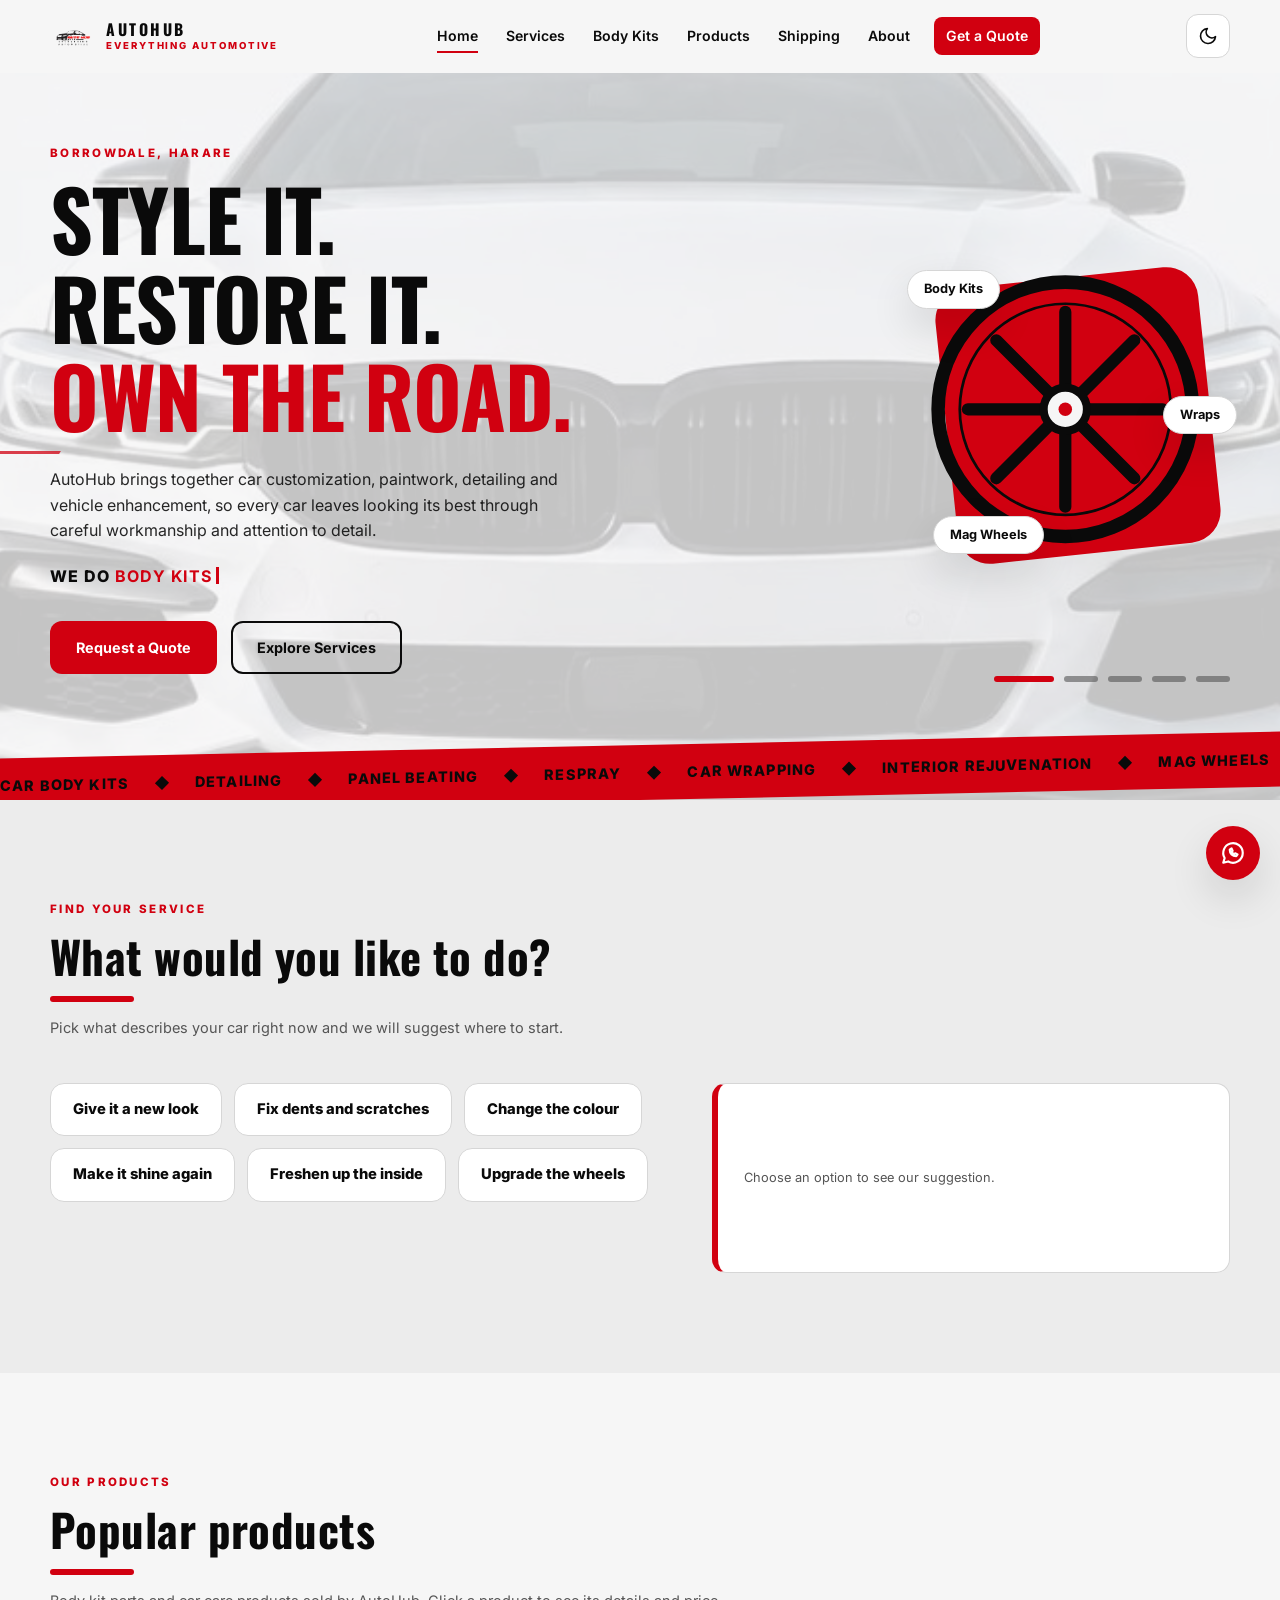
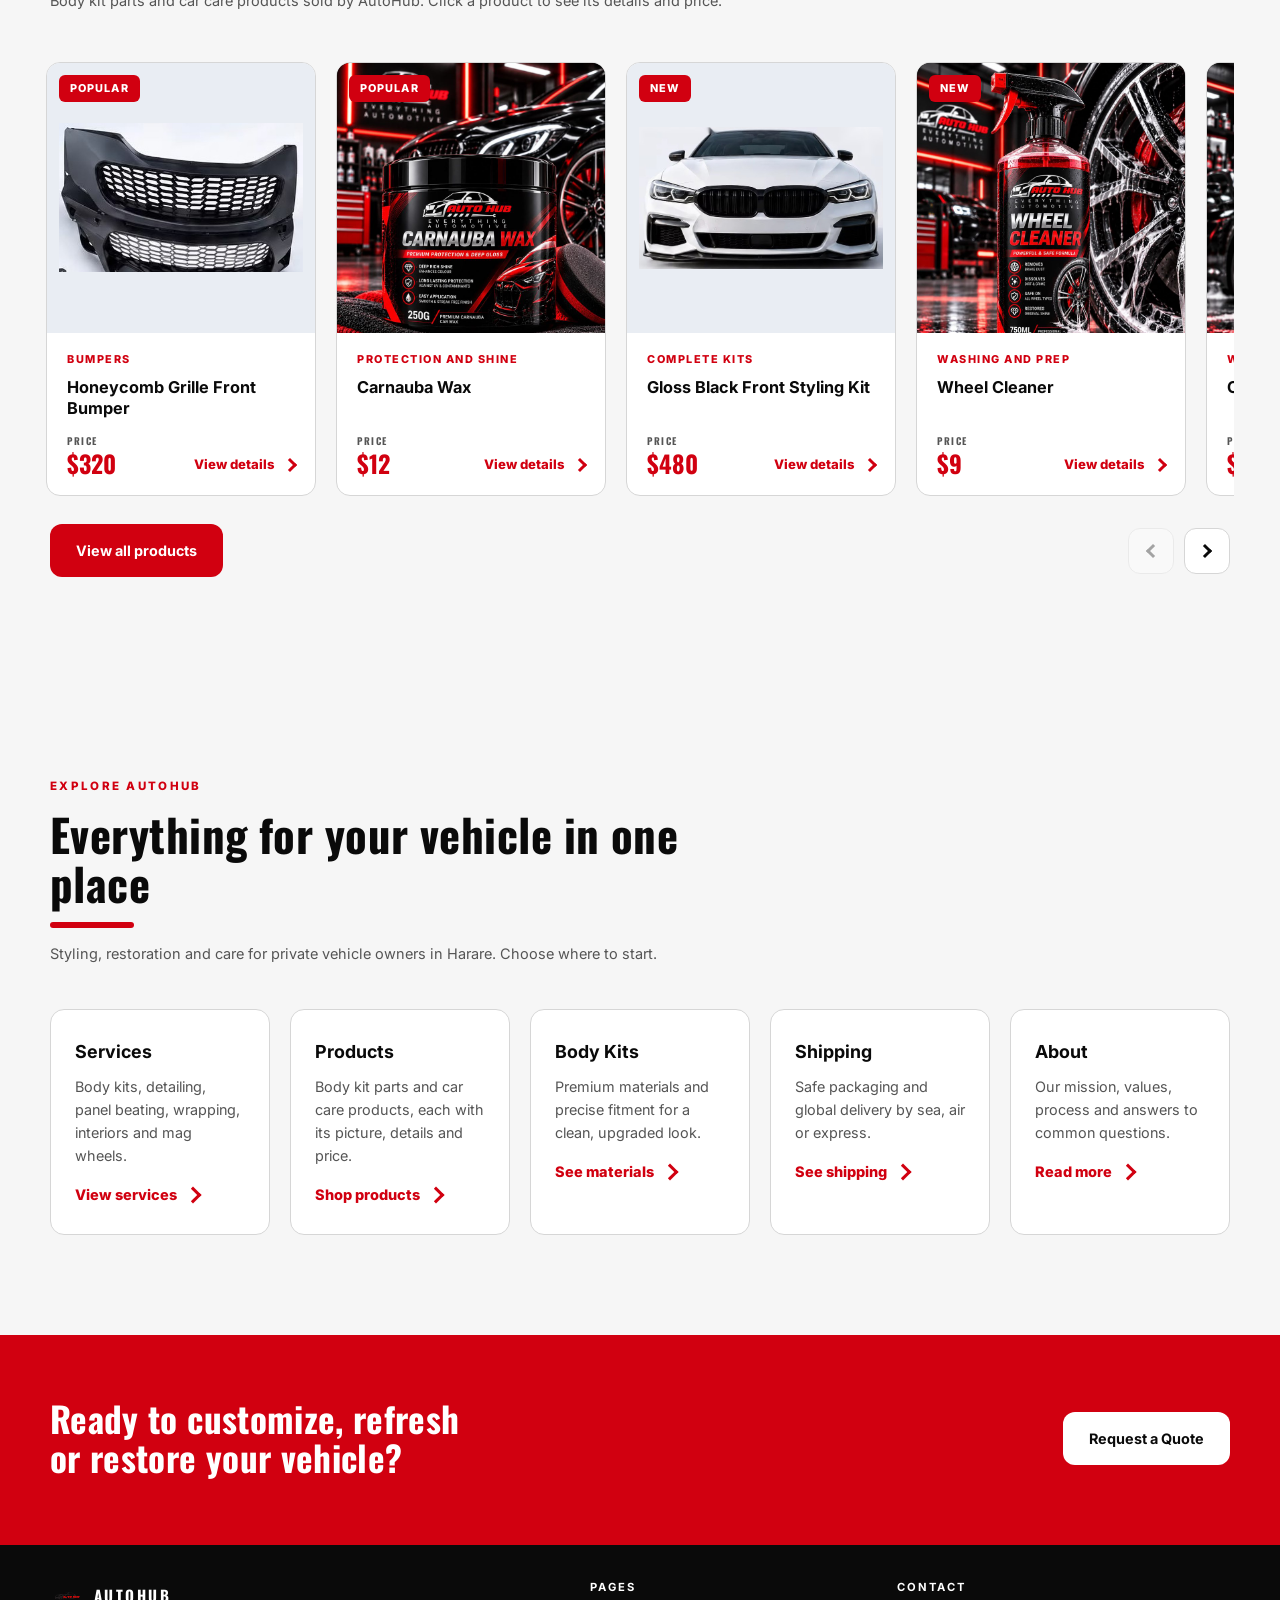
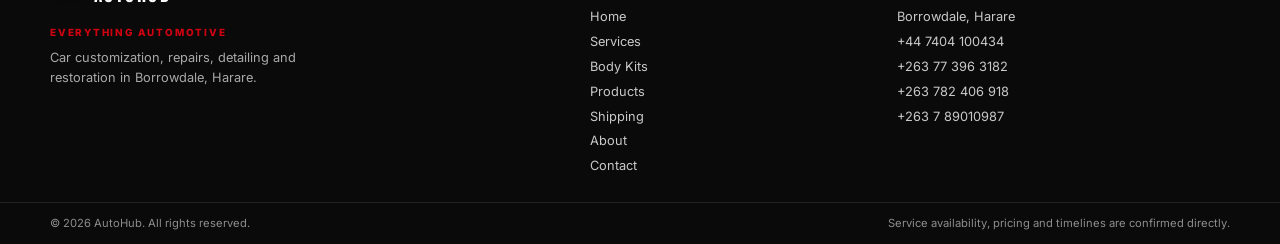
<file: index.html>
<!DOCTYPE html>
<html lang="en" data-theme="dark">
<head>
  <meta charset="UTF-8">
  <meta name="viewport" content="width=device-width, initial-scale=1">
  <title>AutoHub | Everything Automotive, Borrowdale, Harare</title>
  <meta name="description" content="AutoHub in Borrowdale, Harare: car customization, body kits, detailing, panel beating, respray, wrapping, interiors and mag wheels.">
  <meta name="theme-color" content="#0a0a0a">
  <link rel="icon" href="images/logo.png">
  <link rel="preconnect" href="https://fonts.googleapis.com">
  <link rel="preconnect" href="https://fonts.gstatic.com" crossorigin>
  <link href="https://fonts.googleapis.com/css2?family=Inter:wght@400;500;600;700;800;900&family=Oswald:wght@500;600;700&display=swap" rel="stylesheet">
  <link rel="stylesheet" href="styles.css">
  <script>
    /* Set theme before paint to avoid a flash */
    (function () {
      try {
        var saved = localStorage.getItem("autohubTheme");
        var prefersLight = window.matchMedia("(prefers-color-scheme: light)").matches;
        document.documentElement.setAttribute("data-theme", saved || (prefersLight ? "light" : "dark"));
      } catch (e) {}
    })();
  </script>
</head>
<body>
  <div class="wipe" id="wipe" aria-hidden="true"><img class="wipelogo" src="images/logo.png" alt="" onerror="this.hidden=true"></div>
<a class="skip" href="#main">Skip to content</a>
  <div class="progress" id="progress" aria-hidden="true"></div>

  <header class="header" id="header">
    <div class="wrap headerrow">
      <a class="brand" href="index.html" aria-label="AutoHub home">
        <img class="brandlogo" src="images/logo.png" alt="" width="46" height="46" onerror="this.hidden=true">
        <span class="brandtext"><strong>AUTOHUB</strong><small>Everything Automotive</small></span>
      </a>

      <nav class="nav" id="nav" aria-label="Main navigation">
        <a href="index.html" class="navlink">Home</a>
        <a href="services.html" class="navlink">Services</a>
        <a href="bodykits.html" class="navlink">Body Kits</a>
        <a href="products.html" class="navlink">Products</a>
        <a href="shipping.html" class="navlink">Shipping</a>
        <a href="about.html" class="navlink">About</a>
        <a href="contact.html" class="navlink navcta">Get a Quote</a>
      </nav>

      <div class="headeractions">
        <button class="iconbtn" id="themeToggle" type="button" aria-label="Switch to light mode" aria-pressed="false">
          <svg class="iconsun" viewBox="0 0 24 24" width="20" height="20" fill="none" stroke="currentColor" stroke-width="2" stroke-linecap="round" aria-hidden="true"><circle cx="12" cy="12" r="4"/><path d="M12 2v2M12 20v2M4.9 4.9l1.4 1.4M17.7 17.7l1.4 1.4M2 12h2M20 12h2M4.9 19.1l1.4-1.4M17.7 6.3l1.4-1.4"/></svg>
          <svg class="iconmoon" viewBox="0 0 24 24" width="20" height="20" fill="none" stroke="currentColor" stroke-width="2" stroke-linecap="round" stroke-linejoin="round" aria-hidden="true"><path d="M21 12.8A9 9 0 1 1 11.2 3a7 7 0 0 0 9.8 9.8z"/></svg>
        </button>
        <button class="iconbtn burger" id="burger" type="button" aria-label="Open menu" aria-expanded="false" aria-controls="nav">
          <span></span><span></span><span></span>
        </button>
      </div>
    </div>
  </header>

  <main id="main">
    <section class="hero" id="top">
      <div class="herobg" aria-hidden="true">
        <i class="slide on" style="--img:url(images/hero-car.jpg)"><img src="images/hero-car.jpg" alt=""></i>
        <i class="slide" style="--img:url(images/hero-kit.jpg)"><img src="images/hero-kit.jpg" alt=""></i>
        <!-- <i class="slide" style="--img:url(images/hero-ship.jpg)"><img src="images/hero-ship.jpg" alt=""></i> -->
        <i class="slide" style="--img:url(images/hero-paint.jpg)"><img src="images/hero-paint.jpg" alt=""></i>
        <i class="slide" style="--img:url(images/hero-wheels.jpg)"><img src="images/hero-wheels.jpg" alt=""></i>
      </div>
      <span class="streak s1" aria-hidden="true"></span>
      <span class="streak s2" aria-hidden="true"></span>
      <span class="streak s3" aria-hidden="true"></span>
      <div class="herodots" role="group" aria-label="Choose hero picture">
        <button type="button" class="hdot on" aria-label="Show picture 1"></button>
        <button type="button" class="hdot" aria-label="Show picture 2"></button>
        <button type="button" class="hdot" aria-label="Show picture 3"></button>
        <button type="button" class="hdot" aria-label="Show picture 4"></button>
        <button type="button" class="hdot" aria-label="Show picture 5"></button>
      </div>
      <div class="wrap herogrid">
        <div class="herocopy">
          <p class="eyebrow reveal">Borrowdale, Harare</p>
          <h1 class="reveal">
            <span class="line"><span>Style it.</span></span>
            <span class="line"><span>Restore it.</span></span>
            <span class="line"><span class="red">Own the road.</span></span>
          </h1>
          <p class="lead reveal">AutoHub brings together car customization, paintwork, detailing and vehicle enhancement, so every car leaves looking its best through careful workmanship and attention to detail.</p>
          <p class="typedline reveal"><span class="sr">We do body kits, detailing, respray, wraps, interiors and mag wheels.</span><span aria-hidden="true">We do <b id="typed"></b><i class="caret"></i></span></p>
          <div class="btnrow reveal">
            <a class="btn btnred" href="contact.html">Request a Quote</a>
            <a class="btn btnghost" href="services.html">Explore Services</a>
          </div>
        </div>

        <div class="herovisual reveal" aria-hidden="true">
          <div class="redblock"></div>
          <svg class="wheel" viewBox="0 0 200 200" fill="none" stroke="currentColor">
            <circle cx="100" cy="100" r="94" stroke-width="10"/>
            <circle cx="100" cy="100" r="78" stroke-width="2"/>
            <g stroke-width="9" stroke-linecap="round">
              <path d="M100 100 L100 28"/><path d="M100 100 L151 49"/>
              <path d="M100 100 L172 100"/><path d="M100 100 L151 151"/>
              <path d="M100 100 L100 172"/><path d="M100 100 L49 151"/>
              <path d="M100 100 L28 100"/><path d="M100 100 L49 49"/>
            </g>
            <circle cx="100" cy="100" r="16" stroke-width="6" class="hub"/>
            <circle cx="100" cy="100" r="5" class="hubdot" stroke-width="0"/>
          </svg>
          <span class="tag tag1">Body Kits</span>
          <span class="tag tag2">Wraps</span>
          <span class="tag tag3">Mag Wheels</span>
        </div>
      </div>

      <div class="marquee" aria-hidden="true">
        <div class="track">
          <span>Car Body Kits</span><i></i><span>Detailing</span><i></i><span>Panel Beating</span><i></i><span>Respray</span><i></i><span>Car Wrapping</span><i></i><span>Interior Rejuvenation</span><i></i><span>Mag Wheels</span><i></i>
          <span>Car Body Kits</span><i></i><span>Detailing</span><i></i><span>Panel Beating</span><i></i><span>Respray</span><i></i><span>Car Wrapping</span><i></i><span>Interior Rejuvenation</span><i></i><span>Mag Wheels</span><i></i>
        </div>
      </div>
    </section>

    <section class="section alt" id="finder">
      <div class="wrap">
        <header class="sechead reveal">
          <p class="eyebrow">Find your service</p>
          <h2>What would you like to do?</h2>
          <p>Pick what describes your car right now and we will suggest where to start.</p>
        </header>
        <div class="finder reveal">
          <div class="finderopts" role="group" aria-label="What would you like to do">
            <button type="button" class="opt" data-svc="Car Body Kits and Pimping" data-why="Exterior styling and personalization to give vehicles a distinctive, upgraded look.">Give it a new look</button>
            <button type="button" class="opt" data-svc="Panel Beating and Respray" data-why="Bodywork repair and repainting services to help restore vehicle panels and improve the overall finish.">Fix dents and scratches</button>
            <button type="button" class="opt" data-svc="Car Wrapping" data-why="Vehicle wrap options for customers looking to change or personalize their car's appearance.">Change the colour</button>
            <button type="button" class="opt" data-svc="Detailing" data-why="Vehicle cleaning and finish focused care to refresh the appearance of exterior and interior surfaces.">Make it shine again</button>
            <button type="button" class="opt" data-svc="Interior Rejuvenation" data-why="Interior refresh services focused on improving the look and feel of cabin surfaces and trim.">Freshen up the inside</button>
            <button type="button" class="opt" data-svc="Mag Wheels" data-why="Wheel styling options to complement a vehicle's overall appearance and stance.">Upgrade the wheels</button>
          </div>
          <div class="result" id="finderResult" aria-live="polite">
            <p class="small">Choose an option to see our suggestion.</p>
          </div>
        </div>
      </div>
    </section>

    <section class="section" id="featured">
      <div class="wrap">
        <header class="sechead reveal">
          <p class="eyebrow">Our products</p>
          <h2>Popular products</h2>
          <p>Body kit parts and car care products sold by AutoHub. Click a product to see its details and price.</p>
        </header>
        <div class="prail" id="featuredGrid" aria-label="Popular products"></div>
        <div class="btnrow railbar reveal">
          <a class="btn btnred" href="products.html">View all products</a>
          <div class="railbtns">
            <button class="railbtn" type="button" data-dir="-1" aria-label="Previous products"></button>
            <button class="railbtn" type="button" data-dir="1" aria-label="Next products"></button>
          </div>
        </div>
      </div>
    </section>

    <section class="section" id="explore">
      <div class="wrap">
        <header class="sechead reveal">
          <p class="eyebrow">Explore AutoHub</p>
          <h2>Everything for your vehicle in one place</h2>
          <p>Styling, restoration and care for private vehicle owners in Harare. Choose where to start.</p>
        </header>
        <div class="packgrid auto">
          <a class="pack linkcard reveal" href="services.html"><h3>Services</h3><p>Body kits, detailing, panel beating, wrapping, interiors and mag wheels.</p><span class="more">View services</span></a>
          <a class="pack linkcard reveal" href="products.html"><h3>Products</h3><p>Body kit parts and car care products, each with its picture, details and price.</p><span class="more">Shop products</span></a>
          <a class="pack linkcard reveal" href="bodykits.html"><h3>Body Kits</h3><p>Premium materials and precise fitment for a clean, upgraded look.</p><span class="more">See materials</span></a>
          <a class="pack linkcard reveal" href="shipping.html"><h3>Shipping</h3><p>Safe packaging and global delivery by sea, air or express.</p><span class="more">See shipping</span></a>
          <a class="pack linkcard reveal" href="about.html"><h3>About</h3><p>Our mission, values, process and answers to common questions.</p><span class="more">Read more</span></a>
        </div>
      </div>
    </section>

    <section class="cta">
      <div class="wrap ctarow">
        <h2 class="reveal">Ready to customize, refresh or restore your vehicle?</h2>
        <a class="btn btnlight reveal" href="contact.html">Request a Quote</a>
      </div>
    </section>
  </main>

  <footer class="footer">
    <div class="wrap footgrid">
      <div class="footbrand">
        <a class="footlogo" href="index.html" aria-label="AutoHub home"><img src="images/logo.png" alt="" width="34" height="34" onerror="this.hidden=true"><strong>AUTOHUB</strong></a>
        <p class="footmotto">Everything Automotive</p>
        <p>Car customization, repairs, detailing and restoration in Borrowdale, Harare.</p>
      </div>
      <nav class="footcol" aria-label="Footer navigation">
        <h4>Pages</h4>
        <a href="index.html">Home</a>
        <a href="services.html">Services</a>
        <a href="bodykits.html">Body Kits</a>
        <a href="products.html">Products</a>
        <a href="shipping.html">Shipping</a>
        <a href="about.html">About</a>
        <a href="contact.html">Contact</a>
      </nav>
      <div class="footcol">
        <h4>Contact</h4>
        <span>Borrowdale, Harare</span>
        <a href="tel:+447404100434">+44 7404 100434</a>
        <a href="tel:+263773963182">+263 77 396 3182</a>
        <a href="tel:+263782406918">+263 782 406 918</a>
        <a href="tel:+263789010987">+263 7 89010987</a>
      </div>
    </div>
    <div class="footbar">
      <div class="wrap footbarrow">
        <p>&copy; <span id="year"></span> AutoHub. All rights reserved.</p>
        <p>Service availability, pricing and timelines are confirmed directly.</p>
      </div>
    </div>
  </footer>

  <a class="whatsapp" href="https://wa.me/263773963182" target="_blank" rel="noopener" aria-label="Chat with AutoHub on WhatsApp">
    <svg viewBox="0 0 24 24" width="26" height="26" fill="none" stroke="currentColor" stroke-width="2" stroke-linecap="round" stroke-linejoin="round" aria-hidden="true"><path d="M21 12a9 9 0 0 1-13.400 7.800L3 21l1.300-4.400A9 9 0 1 1 21 12z"/><path d="M9 9c0 3.500 2.500 6 6 6l1.200-1.700-2.200-1-.9.800c-1-.4-1.800-1.200-2.200-2.200l.8-.9-1-2.200z"/></svg>
  </a>
  <button class="totop" id="toTop" type="button" aria-label="Back to top">
    <svg viewBox="0 0 24 24" width="22" height="22" fill="none" stroke="currentColor" stroke-width="2.500" stroke-linecap="round" stroke-linejoin="round" aria-hidden="true"><path d="M12 19V5M5 12l7-7 7 7"/></svg>
  </button>

  <div class="cursor" id="cursor" aria-hidden="true"></div>
  <div class="toast" id="toast" role="status" aria-live="polite"></div>
  <script src="script.js"></script>
  <script src="products.js"></script>
</body>
</html>
</file>
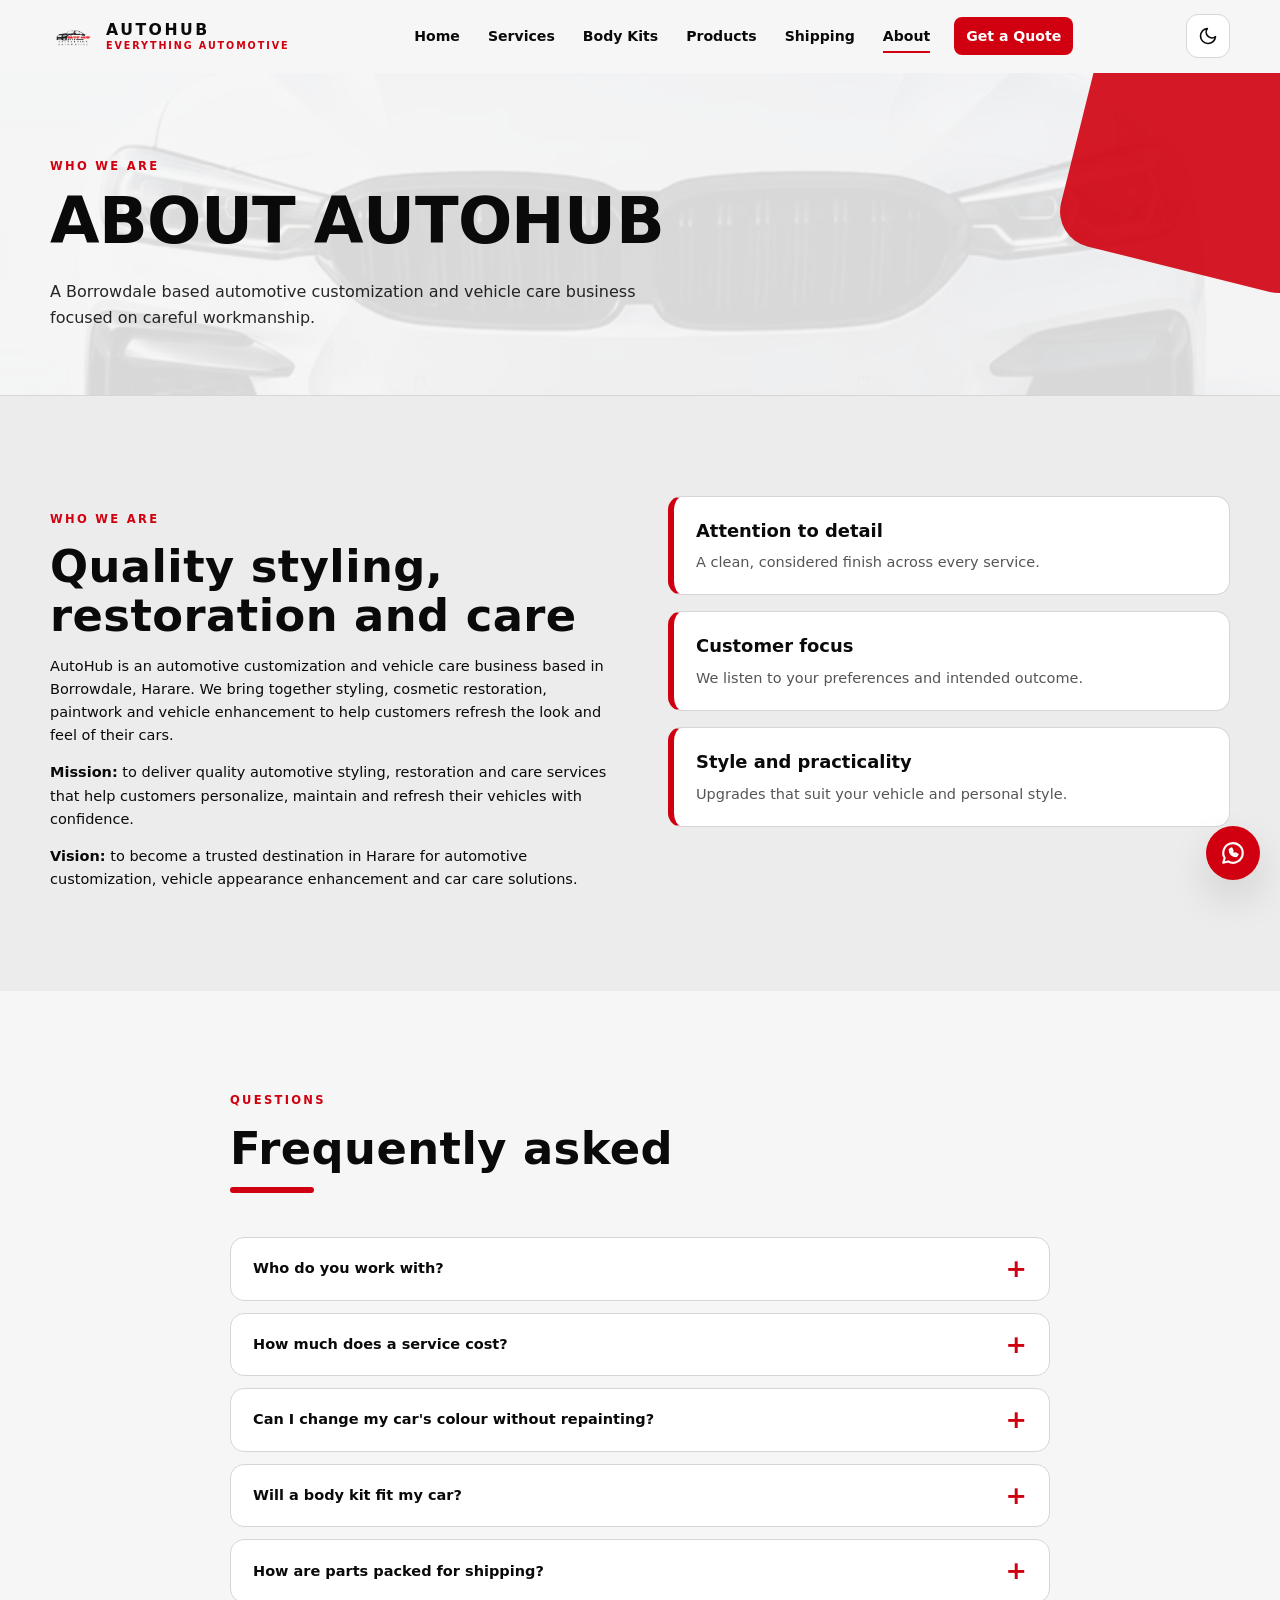
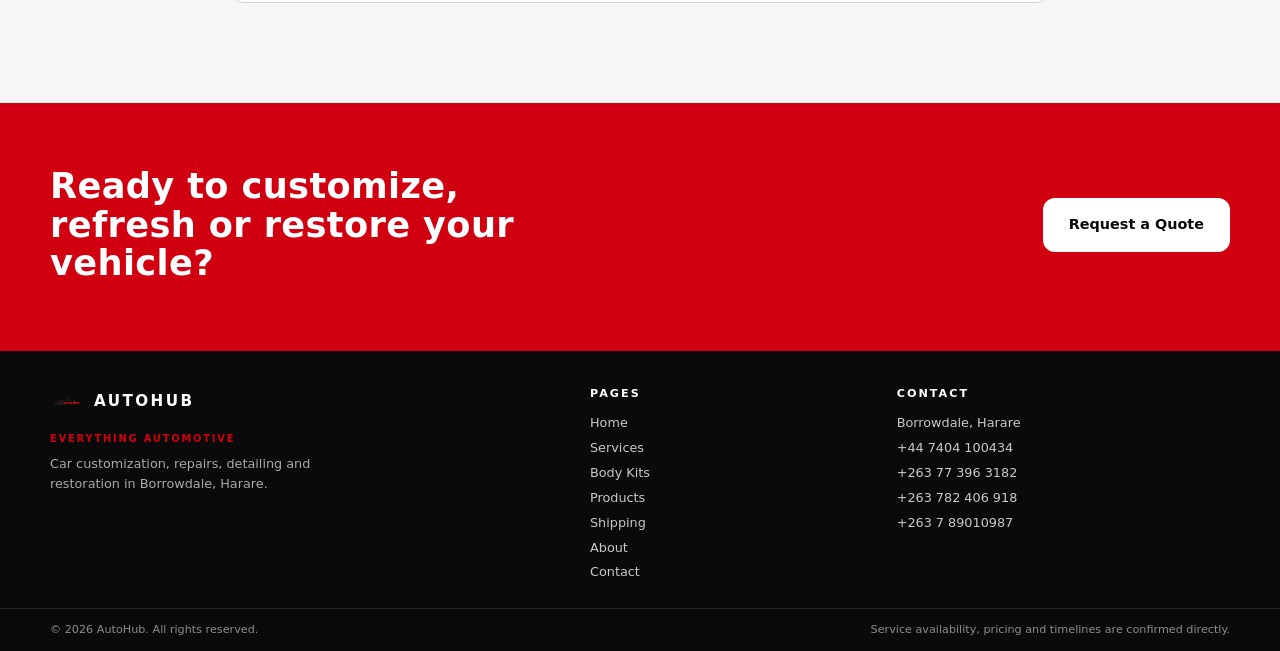
<file: about.html>
<!DOCTYPE html>
<html lang="en" data-theme="dark">
<head>
  <meta charset="UTF-8">
  <meta name="viewport" content="width=device-width, initial-scale=1">
  <title>About | AutoHub Harare</title>
  <meta name="description" content="About AutoHub: our mission, vision, values, process and frequently asked questions.">
  <meta name="theme-color" content="#0a0a0a">
  <link rel="icon" href="images/logo.png">
  <link rel="stylesheet" href="styles.css">
  <script>
    /* Set theme before paint to avoid a flash */
    (function () {
      try {
        var saved = localStorage.getItem("autohubTheme");
        var prefersLight = window.matchMedia("(prefers-color-scheme: light)").matches;
        document.documentElement.setAttribute("data-theme", saved || (prefersLight ? "light" : "dark"));
      } catch (e) {}
    })();
  </script>
</head>
<body>
  <div class="wipe" id="wipe" aria-hidden="true"><img class="wipelogo" src="images/logo.png" alt="" onerror="this.hidden=true"></div>
<a class="skip" href="#main">Skip to content</a>
  <div class="progress" id="progress" aria-hidden="true"></div>

  <header class="header" id="header">
    <div class="wrap headerrow">
      <a class="brand" href="index.html" aria-label="AutoHub home">
        <img class="brandlogo" src="images/logo.png" alt="" width="46" height="46" onerror="this.hidden=true">
        <span class="brandtext"><strong>AUTOHUB</strong><small>Everything Automotive</small></span>
      </a>

      <nav class="nav" id="nav" aria-label="Main navigation">
        <a href="index.html" class="navlink">Home</a>
        <a href="services.html" class="navlink">Services</a>
        <a href="bodykits.html" class="navlink">Body Kits</a>
        <a href="products.html" class="navlink">Products</a>
        <a href="shipping.html" class="navlink">Shipping</a>
        <a href="about.html" class="navlink">About</a>
        <a href="contact.html" class="navlink navcta">Get a Quote</a>
      </nav>

      <div class="headeractions">
        <button class="iconbtn" id="themeToggle" type="button" aria-label="Switch to light mode" aria-pressed="false">
          <svg class="iconsun" viewBox="0 0 24 24" width="20" height="20" fill="none" stroke="currentColor" stroke-width="2" stroke-linecap="round" aria-hidden="true"><circle cx="12" cy="12" r="4"/><path d="M12 2v2M12 20v2M4.9 4.9l1.4 1.4M17.7 17.7l1.4 1.4M2 12h2M20 12h2M4.9 19.1l1.4-1.4M17.7 6.3l1.4-1.4"/></svg>
          <svg class="iconmoon" viewBox="0 0 24 24" width="20" height="20" fill="none" stroke="currentColor" stroke-width="2" stroke-linecap="round" stroke-linejoin="round" aria-hidden="true"><path d="M21 12.8A9 9 0 1 1 11.2 3a7 7 0 0 0 9.8 9.8z"/></svg>
        </button>
        <button class="iconbtn burger" id="burger" type="button" aria-label="Open menu" aria-expanded="false" aria-controls="nav">
          <span></span><span></span><span></span>
        </button>
      </div>
    </div>
  </header>

  <main id="main">
    <section class="pagehero ph-car">
      <div class="wrap">
        <p class="eyebrow reveal">Who we are</p>
        <h1 class="reveal">About AutoHub</h1>
        <p class="lead reveal">A Borrowdale based automotive customization and vehicle care business focused on careful workmanship.</p>
      </div>
    </section>

    <section class="section alt" id="about">
      <div class="wrap split">
        <div class="reveal">
          <p class="eyebrow">Who we are</p>
          <h2>Quality styling, restoration and care</h2>
          <p>AutoHub is an automotive customization and vehicle care business based in Borrowdale, Harare. We bring together styling, cosmetic restoration, paintwork and vehicle enhancement to help customers refresh the look and feel of their cars.</p>
          <p><b>Mission:</b> to deliver quality automotive styling, restoration and care services that help customers personalize, maintain and refresh their vehicles with confidence.</p>
          <p><b>Vision:</b> to become a trusted destination in Harare for automotive customization, vehicle appearance enhancement and car care solutions.</p>
        </div>
        <div class="values reveal">
          <div><h3>Attention to detail</h3><p>A clean, considered finish across every service.</p></div>
          <div><h3>Customer focus</h3><p>We listen to your preferences and intended outcome.</p></div>
          <div><h3>Style and practicality</h3><p>Upgrades that suit your vehicle and personal style.</p></div>
        </div>
      </div>
    </section>

    <section class="section" id="faq">
      <div class="wrap narrow">
        <header class="sechead reveal">
          <p class="eyebrow">Questions</p>
          <h2>Frequently asked</h2>
        </header>
        <div class="faq reveal">
          <details><summary>Who do you work with?</summary><p>We welcome private vehicle owners and customers seeking appearance upgrades, cosmetic repairs, paintwork, interior refreshes and personalized styling.</p></details>
          <details><summary>How much does a service cost?</summary><p>Specific scope, materials, timelines and pricing are confirmed during consultation, so the work is matched to your vehicle and goals.</p></details>
          <details><summary>Can I change my car's colour without repainting?</summary><p>Car wrapping is available for customers who want to change or personalize their car's appearance. Ask us about the options.</p></details>
          <details><summary>Will a body kit fit my car?</summary><p>Kits are designed according to original vehicle data. Share your vehicle details and we will confirm the right option.</p></details>
          <details><summary>How are parts packed for shipping?</summary><p>Parts are protected with thickened cartons, pearl cotton and a shockproof design, and can ship by sea, air or express.</p></details>
        </div>
      </div>
    </section>

    <section class="cta">
      <div class="wrap ctarow">
        <h2 class="reveal">Ready to customize, refresh or restore your vehicle?</h2>
        <a class="btn btnlight reveal" href="contact.html">Request a Quote</a>
      </div>
    </section>
  </main>

  <footer class="footer">
    <div class="wrap footgrid">
      <div class="footbrand">
        <a class="footlogo" href="index.html" aria-label="AutoHub home"><img src="images/logo.png" alt="" width="34" height="34" onerror="this.hidden=true"><strong>AUTOHUB</strong></a>
        <p class="footmotto">Everything Automotive</p>
        <p>Car customization, repairs, detailing and restoration in Borrowdale, Harare.</p>
      </div>
      <nav class="footcol" aria-label="Footer navigation">
        <h4>Pages</h4>
        <a href="index.html">Home</a>
        <a href="services.html">Services</a>
        <a href="bodykits.html">Body Kits</a>
        <a href="products.html">Products</a>
        <a href="shipping.html">Shipping</a>
        <a href="about.html">About</a>
        <a href="contact.html">Contact</a>
      </nav>
      <div class="footcol">
        <h4>Contact</h4>
        <span>Borrowdale, Harare</span>
        <a href="tel:+447404100434">+44 7404 100434</a>
        <a href="tel:+263773963182">+263 77 396 3182</a>
        <a href="tel:+263782406918">+263 782 406 918</a>
        <a href="tel:+263789010987">+263 7 89010987</a>
      </div>
    </div>
    <div class="footbar">
      <div class="wrap footbarrow">
        <p>&copy; <span id="year"></span> AutoHub. All rights reserved.</p>
        <p>Service availability, pricing and timelines are confirmed directly.</p>
      </div>
    </div>
  </footer>

  <a class="whatsapp" href="https://wa.me/263773963182" target="_blank" rel="noopener" aria-label="Chat with AutoHub on WhatsApp">
    <svg viewBox="0 0 24 24" width="26" height="26" fill="none" stroke="currentColor" stroke-width="2" stroke-linecap="round" stroke-linejoin="round" aria-hidden="true"><path d="M21 12a9 9 0 0 1-13.400 7.800L3 21l1.300-4.400A9 9 0 1 1 21 12z"/><path d="M9 9c0 3.500 2.500 6 6 6l1.200-1.700-2.200-1-.9.800c-1-.4-1.800-1.200-2.200-2.200l.8-.9-1-2.200z"/></svg>
  </a>
  <button class="totop" id="toTop" type="button" aria-label="Back to top">
    <svg viewBox="0 0 24 24" width="22" height="22" fill="none" stroke="currentColor" stroke-width="2.500" stroke-linecap="round" stroke-linejoin="round" aria-hidden="true"><path d="M12 19V5M5 12l7-7 7 7"/></svg>
  </button>

  <div class="cursor" id="cursor" aria-hidden="true"></div>
  <div class="toast" id="toast" role="status" aria-live="polite"></div>
  <script src="script.js"></script>
</body>
</html>
</file>
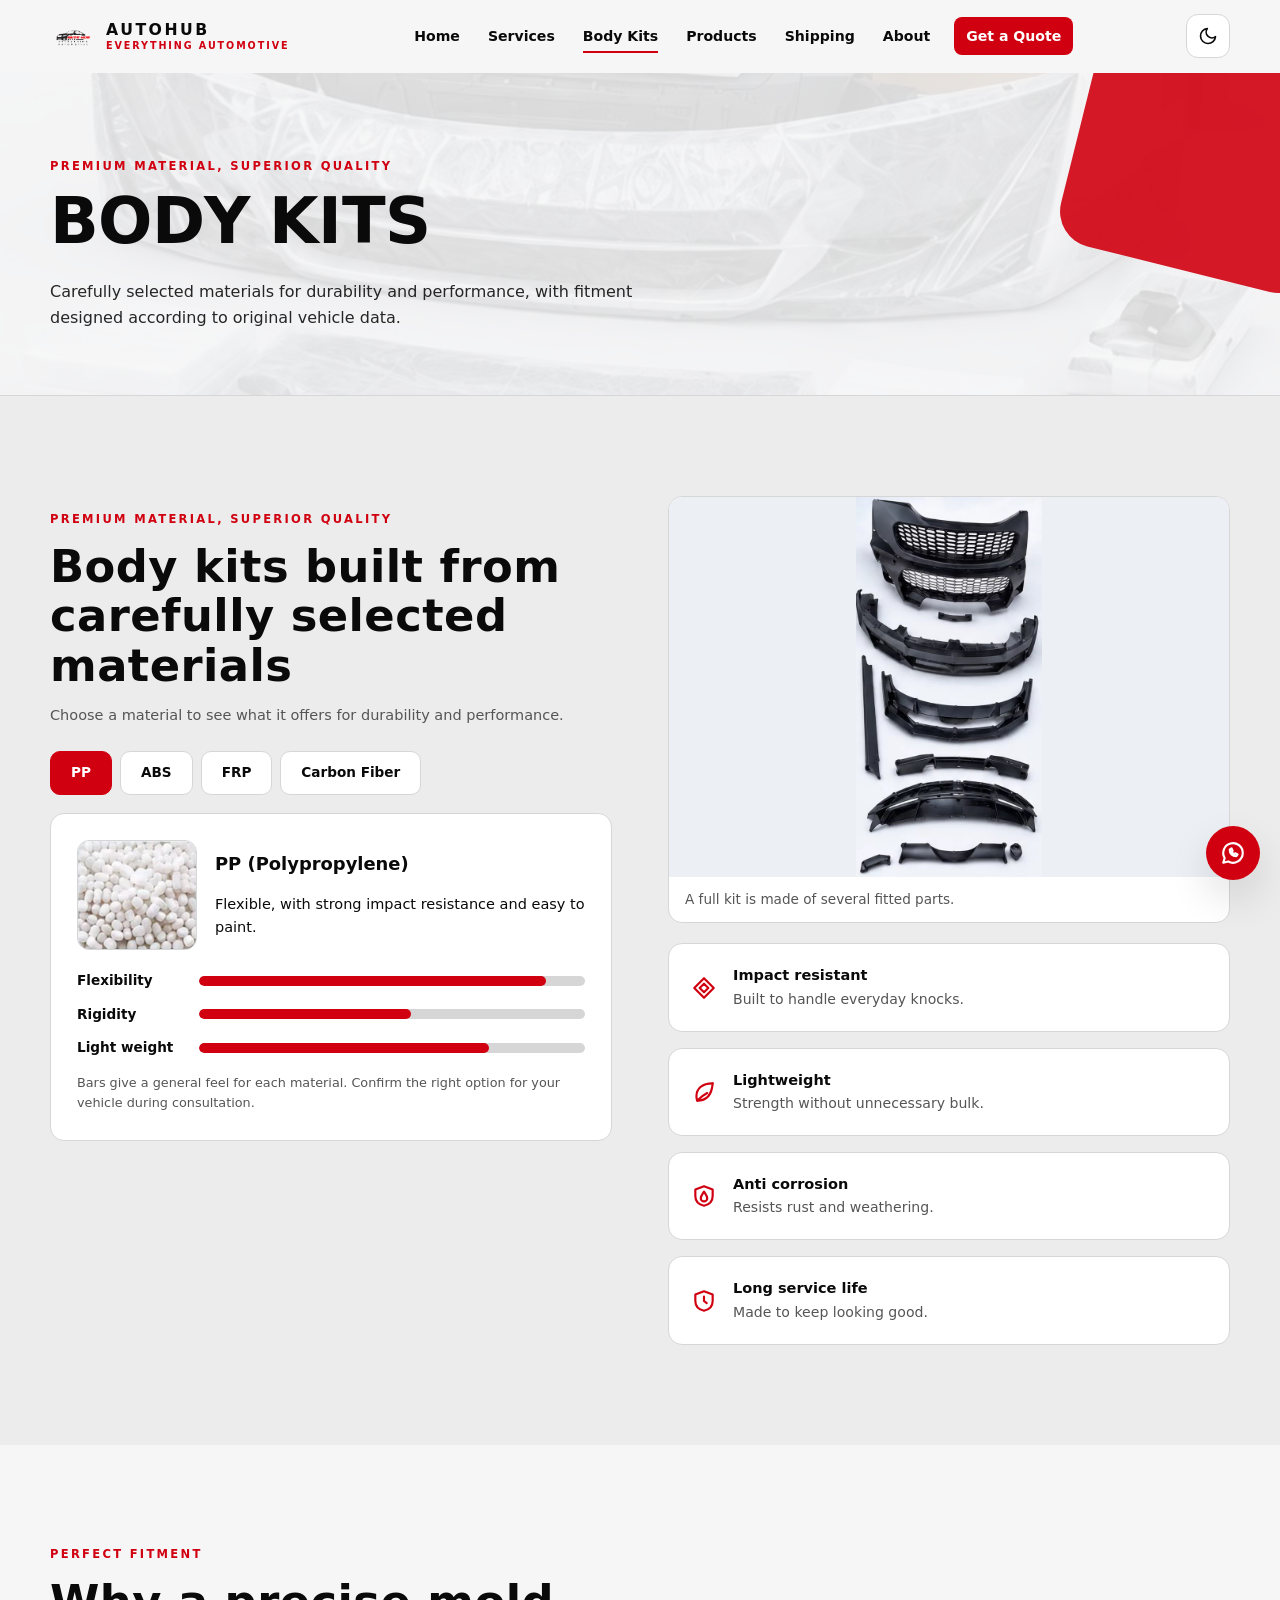
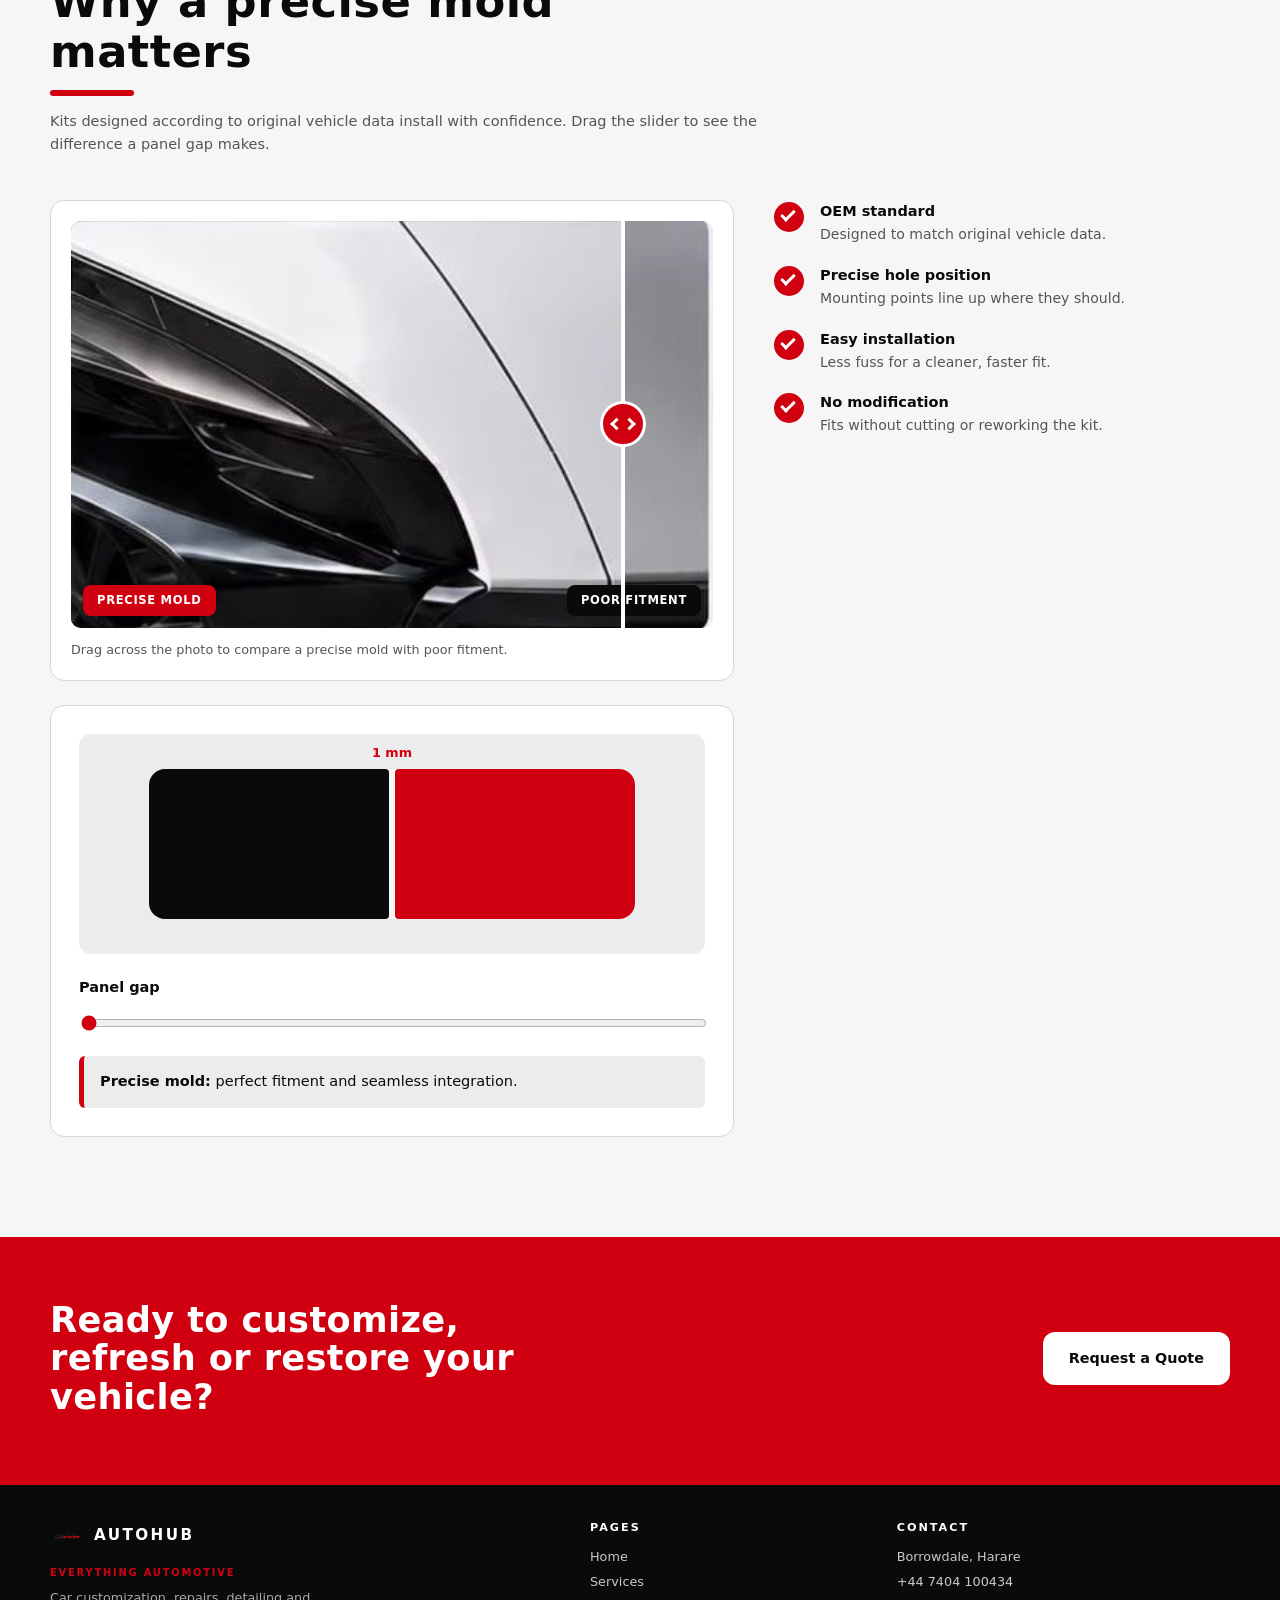
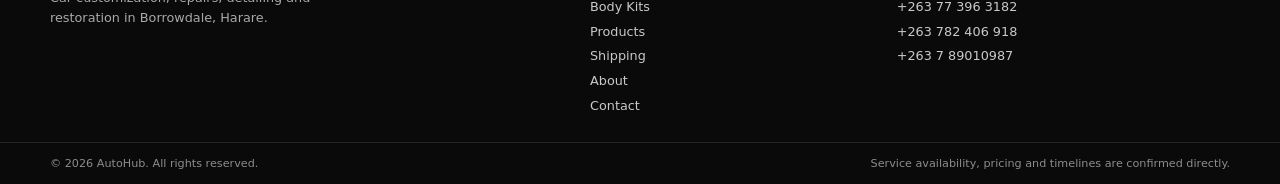
<file: bodykits.html>
<!DOCTYPE html>
<html lang="en" data-theme="dark">
<head>
  <meta charset="UTF-8">
  <meta name="viewport" content="width=device-width, initial-scale=1">
  <title>Body Kits | AutoHub Harare</title>
  <meta name="description" content="Body kit materials and fitment: PP, ABS, FRP and carbon fiber, designed according to original vehicle data.">
  <meta name="theme-color" content="#0a0a0a">
  <link rel="icon" href="images/logo.png">
  <link rel="stylesheet" href="styles.css">
  <script>
    /* Set theme before paint to avoid a flash */
    (function () {
      try {
        var saved = localStorage.getItem("autohubTheme");
        var prefersLight = window.matchMedia("(prefers-color-scheme: light)").matches;
        document.documentElement.setAttribute("data-theme", saved || (prefersLight ? "light" : "dark"));
      } catch (e) {}
    })();
  </script>
</head>
<body>
  <div class="wipe" id="wipe" aria-hidden="true"><img class="wipelogo" src="images/logo.png" alt="" onerror="this.hidden=true"></div>
<a class="skip" href="#main">Skip to content</a>
  <div class="progress" id="progress" aria-hidden="true"></div>

  <header class="header" id="header">
    <div class="wrap headerrow">
      <a class="brand" href="index.html" aria-label="AutoHub home">
        <img class="brandlogo" src="images/logo.png" alt="" width="46" height="46" onerror="this.hidden=true">
        <span class="brandtext"><strong>AUTOHUB</strong><small>Everything Automotive</small></span>
      </a>

      <nav class="nav" id="nav" aria-label="Main navigation">
        <a href="index.html" class="navlink">Home</a>
        <a href="services.html" class="navlink">Services</a>
        <a href="bodykits.html" class="navlink">Body Kits</a>
        <a href="products.html" class="navlink">Products</a>
        <a href="shipping.html" class="navlink">Shipping</a>
        <a href="about.html" class="navlink">About</a>
        <a href="contact.html" class="navlink navcta">Get a Quote</a>
      </nav>

      <div class="headeractions">
        <button class="iconbtn" id="themeToggle" type="button" aria-label="Switch to light mode" aria-pressed="false">
          <svg class="iconsun" viewBox="0 0 24 24" width="20" height="20" fill="none" stroke="currentColor" stroke-width="2" stroke-linecap="round" aria-hidden="true"><circle cx="12" cy="12" r="4"/><path d="M12 2v2M12 20v2M4.9 4.9l1.4 1.4M17.7 17.7l1.4 1.4M2 12h2M20 12h2M4.9 19.1l1.4-1.4M17.7 6.3l1.4-1.4"/></svg>
          <svg class="iconmoon" viewBox="0 0 24 24" width="20" height="20" fill="none" stroke="currentColor" stroke-width="2" stroke-linecap="round" stroke-linejoin="round" aria-hidden="true"><path d="M21 12.8A9 9 0 1 1 11.2 3a7 7 0 0 0 9.8 9.8z"/></svg>
        </button>
        <button class="iconbtn burger" id="burger" type="button" aria-label="Open menu" aria-expanded="false" aria-controls="nav">
          <span></span><span></span><span></span>
        </button>
      </div>
    </div>
  </header>

  <main id="main">
    <section class="pagehero ph-kit">
      <div class="wrap">
        <p class="eyebrow reveal">Premium material, superior quality</p>
        <h1 class="reveal">Body Kits</h1>
        <p class="lead reveal">Carefully selected materials for durability and performance, with fitment designed according to original vehicle data.</p>
      </div>
    </section>

    <section class="section alt" id="bodykits">
      <div class="wrap split">
        <div class="reveal">
          <p class="eyebrow">Premium material, superior quality</p>
          <h2>Body kits built from carefully selected materials</h2>
          <p class="muted">Choose a material to see what it offers for durability and performance.</p>

          <div class="tabs" role="tablist" aria-label="Kit materials">
            <button class="tab active" role="tab" type="button" aria-selected="true" data-mat="pp">PP</button>
            <button class="tab" role="tab" type="button" aria-selected="false" data-mat="abs">ABS</button>
            <button class="tab" role="tab" type="button" aria-selected="false" data-mat="frp">FRP</button>
            <button class="tab" role="tab" type="button" aria-selected="false" data-mat="carbon">Carbon Fiber</button>
          </div>

          <div class="panel" id="matPanel" role="tabpanel" aria-live="polite">
            <div class="panelrow"><img id="matImg" class="matimg" src="images/mat-pp.jpg" alt="PP polypropylene pellets" width="120" height="110"><div><h3 id="matName">PP (Polypropylene)</h3><p id="matText">Flexible, with strong impact resistance and easy to paint.</p></div></div>
            <div class="meter" aria-hidden="true">
              <div class="meterrow"><span>Flexibility</span><div class="bar"><i id="mFlex"></i></div></div>
              <div class="meterrow"><span>Rigidity</span><div class="bar"><i id="mRigid"></i></div></div>
              <div class="meterrow"><span>Light weight</span><div class="bar"><i id="mLight"></i></div></div>
            </div>
            <p class="small">Bars give a general feel for each material. Confirm the right option for your vehicle during consultation.</p>
          </div>
        </div>

        <div class="reveal rightcol"><figure class="figure"><img src="images/parts.jpg" alt="Black body kit parts laid out: bumper, side skirt, lip and diffuser" loading="lazy" width="470" height="960"><figcaption>A full kit is made of several fitted parts.</figcaption></figure>
        <ul class="benefits">
          <li><svg viewBox="0 0 24 24" width="26" height="26" fill="none" stroke="currentColor" stroke-width="2" stroke-linecap="round" stroke-linejoin="round" aria-hidden="true"><path d="M12 3l9 9-9 9-9-9z"/><path d="M12 8l4 4-4 4-4-4z"/></svg><div><b>Impact resistant</b><span>Built to handle everyday knocks.</span></div></li>
          <li><svg viewBox="0 0 24 24" width="26" height="26" fill="none" stroke="currentColor" stroke-width="2" stroke-linecap="round" stroke-linejoin="round" aria-hidden="true"><path d="M20 4C10 4 5 9 5 16c0 1.5.3 2.8.8 4C8 18 11 15 15 13"/><path d="M5.8 20c4 0 13-1 14.2-16"/></svg><div><b>Lightweight</b><span>Strength without unnecessary bulk.</span></div></li>
          <li><svg viewBox="0 0 24 24" width="26" height="26" fill="none" stroke="currentColor" stroke-width="2" stroke-linecap="round" stroke-linejoin="round" aria-hidden="true"><path d="M12 3l8 3v6c0 5-3.5 8-8 9-4.5-1-8-4-8-9V6z"/><path d="M12 8c-2 3-3 4.2-3 6a3 3 0 0 0 6 0c0-1.800-1-3-3-6z"/></svg><div><b>Anti corrosion</b><span>Resists rust and weathering.</span></div></li>
          <li><svg viewBox="0 0 24 24" width="26" height="26" fill="none" stroke="currentColor" stroke-width="2" stroke-linecap="round" stroke-linejoin="round" aria-hidden="true"><path d="M12 3l8 3v6c0 5-3.5 8-8 9-4.5-1-8-4-8-9V6z"/><path d="M12 8v4l2.500 2"/></svg><div><b>Long service life</b><span>Made to keep looking good.</span></div></li>
        </ul>
        </div>
      </div>
    </section>

    <section class="section" id="fitment">
      <div class="wrap">
        <header class="sechead reveal">
          <p class="eyebrow">Perfect fitment</p>
          <h2>Why a precise mold matters</h2>
          <p>Kits designed according to original vehicle data install with confidence. Drag the slider to see the difference a panel gap makes.</p>
        </header>

        <div class="fitgrid">
          <div class="fitleft">
            <div class="compare reveal" id="compare">
              <div class="cmpwrap">
                <img class="cmpimg" src="images/fit-poor.jpg" alt="Poor fitment with a large visible gap beside the headlight">
                <div class="cmptop"><img class="cmpimg" src="images/fit-good.jpg" alt="Precise mold with a seamless fit beside the headlight"></div>
                <span class="cmplabel left">Precise mold</span>
                <span class="cmplabel right">Poor fitment</span>
                <span class="cmphandle" aria-hidden="true"><i></i></span>
                <input type="range" id="cmpRange" min="0" max="100" value="50" aria-label="Compare precise mold with poor fitment">
              </div>
              <p class="small">Drag across the photo to compare a precise mold with poor fitment.</p>
            </div>
            <div class="fitdemo reveal">
            <div class="fitstage" id="fitStage" data-state="good">
              <div class="fender"></div>
              <div class="gapmark" id="gapMark"><span id="gapValue">1 mm</span></div>
              <div class="kitpanel"></div>
            </div>
            <label class="sliderlabel" for="gapRange">Panel gap</label>
            <input type="range" id="gapRange" min="1" max="14" value="1" aria-describedby="fitVerdict">
            <p class="verdict" id="fitVerdict"><b>Precise mold:</b> perfect fitment and seamless integration.</p>
          </div>

          </div>

          <ul class="checks reveal">
            <li><span class="tick" aria-hidden="true"></span><div><b>OEM standard</b><p>Designed to match original vehicle data.</p></div></li>
            <li><span class="tick" aria-hidden="true"></span><div><b>Precise hole position</b><p>Mounting points line up where they should.</p></div></li>
            <li><span class="tick" aria-hidden="true"></span><div><b>Easy installation</b><p>Less fuss for a cleaner, faster fit.</p></div></li>
            <li><span class="tick" aria-hidden="true"></span><div><b>No modification</b><p>Fits without cutting or reworking the kit.</p></div></li>
          </ul>
        </div>
      </div>
    </section>

    <section class="cta">
      <div class="wrap ctarow">
        <h2 class="reveal">Ready to customize, refresh or restore your vehicle?</h2>
        <a class="btn btnlight reveal" href="contact.html">Request a Quote</a>
      </div>
    </section>
  </main>

  <footer class="footer">
    <div class="wrap footgrid">
      <div class="footbrand">
        <a class="footlogo" href="index.html" aria-label="AutoHub home"><img src="images/logo.png" alt="" width="34" height="34" onerror="this.hidden=true"><strong>AUTOHUB</strong></a>
        <p class="footmotto">Everything Automotive</p>
        <p>Car customization, repairs, detailing and restoration in Borrowdale, Harare.</p>
      </div>
      <nav class="footcol" aria-label="Footer navigation">
        <h4>Pages</h4>
        <a href="index.html">Home</a>
        <a href="services.html">Services</a>
        <a href="bodykits.html">Body Kits</a>
        <a href="products.html">Products</a>
        <a href="shipping.html">Shipping</a>
        <a href="about.html">About</a>
        <a href="contact.html">Contact</a>
      </nav>
      <div class="footcol">
        <h4>Contact</h4>
        <span>Borrowdale, Harare</span>
        <a href="tel:+447404100434">+44 7404 100434</a>
        <a href="tel:+263773963182">+263 77 396 3182</a>
        <a href="tel:+263782406918">+263 782 406 918</a>
        <a href="tel:+263789010987">+263 7 89010987</a>
      </div>
    </div>
    <div class="footbar">
      <div class="wrap footbarrow">
        <p>&copy; <span id="year"></span> AutoHub. All rights reserved.</p>
        <p>Service availability, pricing and timelines are confirmed directly.</p>
      </div>
    </div>
  </footer>

  <a class="whatsapp" href="https://wa.me/263773963182" target="_blank" rel="noopener" aria-label="Chat with AutoHub on WhatsApp">
    <svg viewBox="0 0 24 24" width="26" height="26" fill="none" stroke="currentColor" stroke-width="2" stroke-linecap="round" stroke-linejoin="round" aria-hidden="true"><path d="M21 12a9 9 0 0 1-13.400 7.800L3 21l1.300-4.400A9 9 0 1 1 21 12z"/><path d="M9 9c0 3.500 2.500 6 6 6l1.200-1.700-2.200-1-.9.800c-1-.4-1.800-1.200-2.200-2.200l.8-.9-1-2.200z"/></svg>
  </a>
  <button class="totop" id="toTop" type="button" aria-label="Back to top">
    <svg viewBox="0 0 24 24" width="22" height="22" fill="none" stroke="currentColor" stroke-width="2.500" stroke-linecap="round" stroke-linejoin="round" aria-hidden="true"><path d="M12 19V5M5 12l7-7 7 7"/></svg>
  </button>

  <div class="cursor" id="cursor" aria-hidden="true"></div>
  <div class="toast" id="toast" role="status" aria-live="polite"></div>
  <script src="script.js"></script>
</body>
</html>
</file>
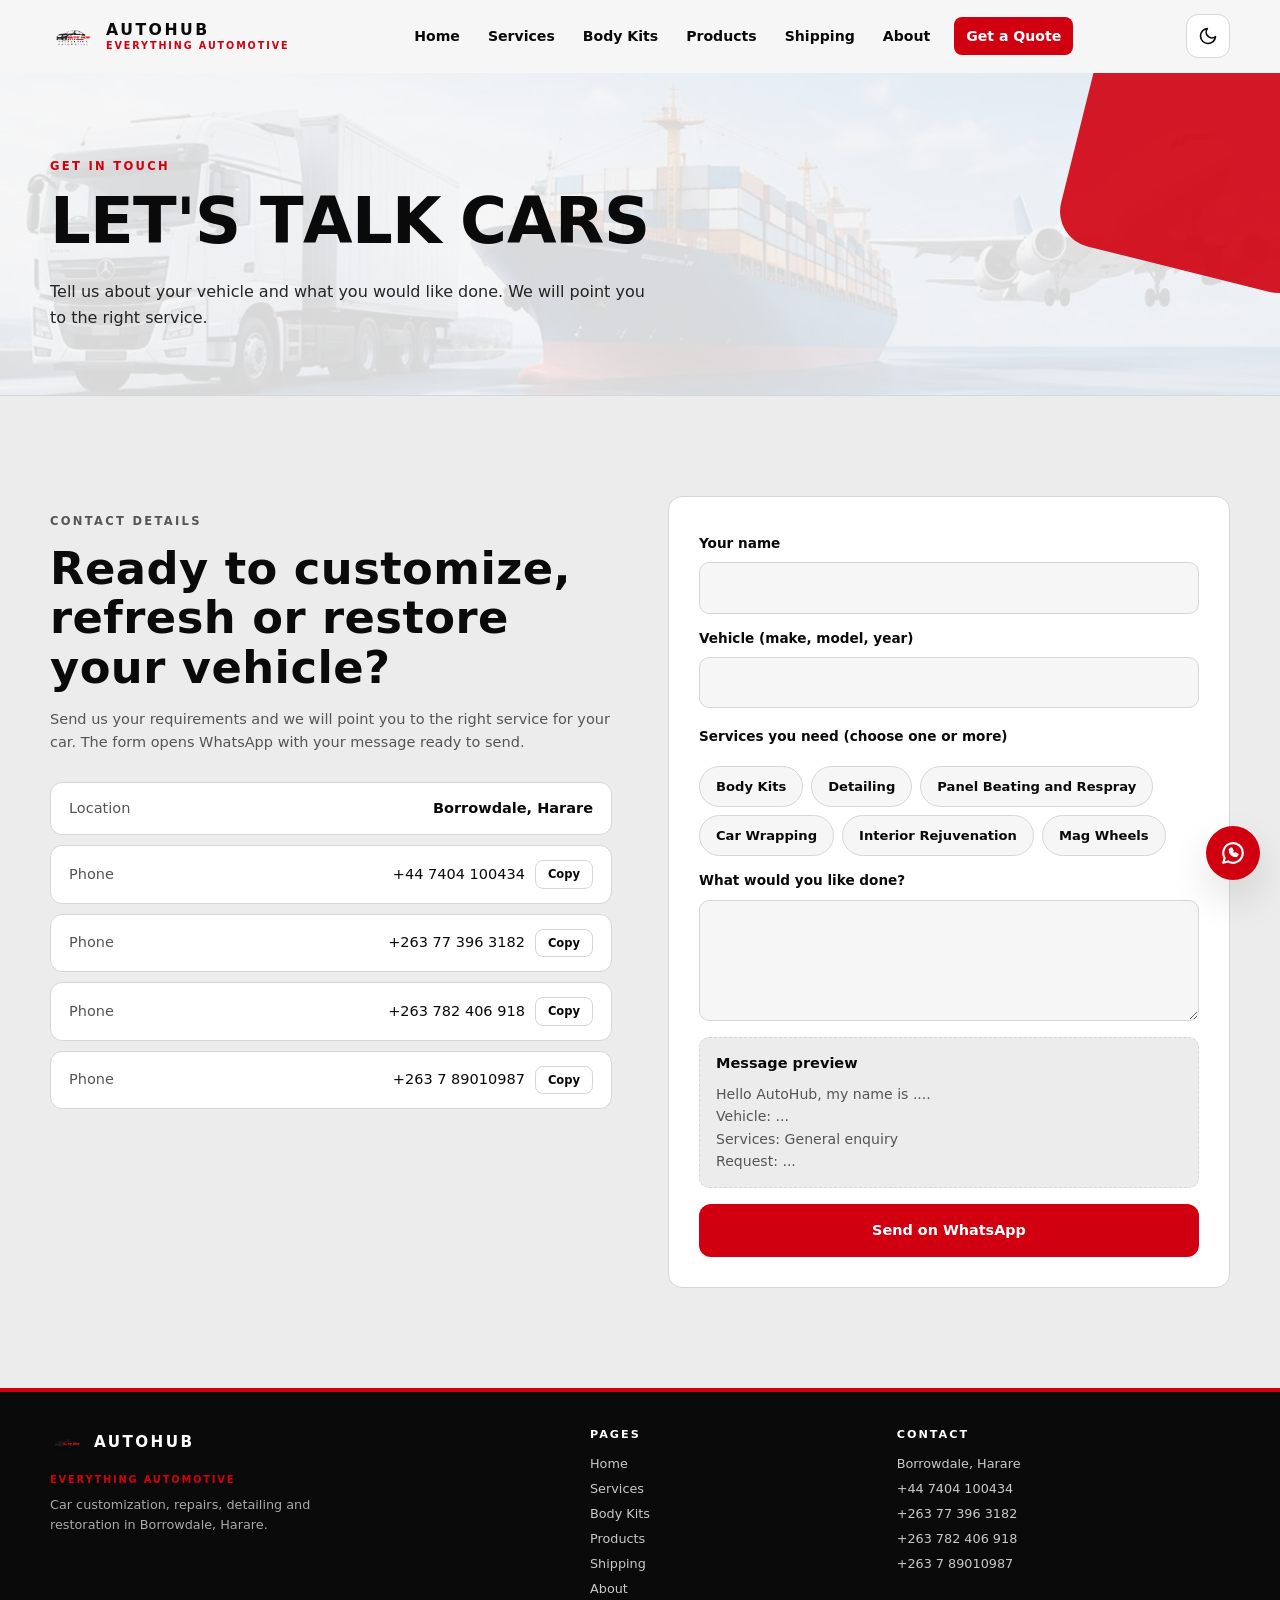
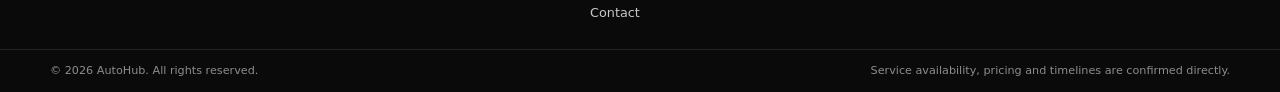
<file: contact.html>
<!DOCTYPE html>
<html lang="en" data-theme="dark">
<head>
  <meta charset="UTF-8">
  <meta name="viewport" content="width=device-width, initial-scale=1">
  <title>Contact | AutoHub Harare</title>
  <meta name="description" content="Contact AutoHub in Borrowdale, Harare by phone or send your request on WhatsApp.">
  <meta name="theme-color" content="#0a0a0a">
  <link rel="icon" href="images/logo.png">
  <link rel="stylesheet" href="styles.css">
  <script>
    /* Set theme before paint to avoid a flash */
    (function () {
      try {
        var saved = localStorage.getItem("autohubTheme");
        var prefersLight = window.matchMedia("(prefers-color-scheme: light)").matches;
        document.documentElement.setAttribute("data-theme", saved || (prefersLight ? "light" : "dark"));
      } catch (e) {}
    })();
  </script>
</head>
<body>
  <div class="wipe" id="wipe" aria-hidden="true"><img class="wipelogo" src="images/logo.png" alt="" onerror="this.hidden=true"></div>
<a class="skip" href="#main">Skip to content</a>
  <div class="progress" id="progress" aria-hidden="true"></div>

  <header class="header" id="header">
    <div class="wrap headerrow">
      <a class="brand" href="index.html" aria-label="AutoHub home">
        <img class="brandlogo" src="images/logo.png" alt="" width="46" height="46" onerror="this.hidden=true">
        <span class="brandtext"><strong>AUTOHUB</strong><small>Everything Automotive</small></span>
      </a>

      <nav class="nav" id="nav" aria-label="Main navigation">
        <a href="index.html" class="navlink">Home</a>
        <a href="services.html" class="navlink">Services</a>
        <a href="bodykits.html" class="navlink">Body Kits</a>
        <a href="products.html" class="navlink">Products</a>
        <a href="shipping.html" class="navlink">Shipping</a>
        <a href="about.html" class="navlink">About</a>
        <a href="contact.html" class="navlink navcta">Get a Quote</a>
      </nav>

      <div class="headeractions">
        <button class="iconbtn" id="themeToggle" type="button" aria-label="Switch to light mode" aria-pressed="false">
          <svg class="iconsun" viewBox="0 0 24 24" width="20" height="20" fill="none" stroke="currentColor" stroke-width="2" stroke-linecap="round" aria-hidden="true"><circle cx="12" cy="12" r="4"/><path d="M12 2v2M12 20v2M4.9 4.9l1.4 1.4M17.7 17.7l1.4 1.4M2 12h2M20 12h2M4.9 19.1l1.4-1.4M17.7 6.3l1.4-1.4"/></svg>
          <svg class="iconmoon" viewBox="0 0 24 24" width="20" height="20" fill="none" stroke="currentColor" stroke-width="2" stroke-linecap="round" stroke-linejoin="round" aria-hidden="true"><path d="M21 12.8A9 9 0 1 1 11.2 3a7 7 0 0 0 9.8 9.8z"/></svg>
        </button>
        <button class="iconbtn burger" id="burger" type="button" aria-label="Open menu" aria-expanded="false" aria-controls="nav">
          <span></span><span></span><span></span>
        </button>
      </div>
    </div>
  </header>

  <main id="main">
    <section class="pagehero ph-ship">
      <div class="wrap">
        <p class="eyebrow reveal">Get in touch</p>
        <h1 class="reveal">Let's Talk Cars</h1>
        <p class="lead reveal">Tell us about your vehicle and what you would like done. We will point you to the right service.</p>
      </div>
    </section>

    <section class="section contact" id="contact">
      <div class="wrap contactgrid">
        <div class="reveal">
          <p class="eyebrow">Contact details</p>
          <h2>Ready to customize, refresh or restore your vehicle?</h2>
          <p>Send us your requirements and we will point you to the right service for your car. The form opens WhatsApp with your message ready to send.</p>
          <ul class="contactlist">
            <li><span>Location</span><b>Borrowdale, Harare</b></li>
            <li><span>Phone</span><a href="tel:+447404100434">+44 7404 100434</a></li>
            <li><span>Phone</span><a href="tel:+263773963182">+263 77 396 3182</a></li>
            <li><span>Phone</span><a href="tel:+263782406918">+263 782 406 918</a></li>
            <li><span>Phone</span><a href="tel:+263789010987">+263 7 89010987</a></li>
          </ul>
        </div>

        <form class="form reveal" id="quoteForm" novalidate>
          <label for="fName">Your name</label>
          <input id="fName" name="name" type="text" autocomplete="name" required>

          <label for="fVehicle">Vehicle (make, model, year)</label>
          <input id="fVehicle" name="vehicle" type="text" required>

          <fieldset class="chipset">
            <legend>Services you need (choose one or more)</legend>
            <label class="selchip"><input type="checkbox" name="service" value="Car Body Kits and Pimping"><span>Body Kits</span></label>
            <label class="selchip"><input type="checkbox" name="service" value="Detailing"><span>Detailing</span></label>
            <label class="selchip"><input type="checkbox" name="service" value="Panel Beating and Respray"><span>Panel Beating and Respray</span></label>
            <label class="selchip"><input type="checkbox" name="service" value="Car Wrapping"><span>Car Wrapping</span></label>
            <label class="selchip"><input type="checkbox" name="service" value="Interior Rejuvenation"><span>Interior Rejuvenation</span></label>
            <label class="selchip"><input type="checkbox" name="service" value="Mag Wheels"><span>Mag Wheels</span></label>
          </fieldset>

          <label for="fMsg">What would you like done?</label>
          <textarea id="fMsg" name="message" rows="4" required></textarea>

          <div class="preview" id="preview"><b>Message preview</b><pre id="previewText">Fill in the form to see your WhatsApp message.</pre></div>

          <p class="error" id="formError" role="alert" hidden>Please fill in your name, vehicle and request.</p>
          <button class="btn btnred full" type="submit">Send on WhatsApp</button>
        </form>
      </div>
    </section>
  </main>

  <footer class="footer">
    <div class="wrap footgrid">
      <div class="footbrand">
        <a class="footlogo" href="index.html" aria-label="AutoHub home"><img src="images/logo.png" alt="" width="34" height="34" onerror="this.hidden=true"><strong>AUTOHUB</strong></a>
        <p class="footmotto">Everything Automotive</p>
        <p>Car customization, repairs, detailing and restoration in Borrowdale, Harare.</p>
      </div>
      <nav class="footcol" aria-label="Footer navigation">
        <h4>Pages</h4>
        <a href="index.html">Home</a>
        <a href="services.html">Services</a>
        <a href="bodykits.html">Body Kits</a>
        <a href="products.html">Products</a>
        <a href="shipping.html">Shipping</a>
        <a href="about.html">About</a>
        <a href="contact.html">Contact</a>
      </nav>
      <div class="footcol">
        <h4>Contact</h4>
        <span>Borrowdale, Harare</span>
        <a href="tel:+447404100434">+44 7404 100434</a>
        <a href="tel:+263773963182">+263 77 396 3182</a>
        <a href="tel:+263782406918">+263 782 406 918</a>
        <a href="tel:+263789010987">+263 7 89010987</a>
      </div>
    </div>
    <div class="footbar">
      <div class="wrap footbarrow">
        <p>&copy; <span id="year"></span> AutoHub. All rights reserved.</p>
        <p>Service availability, pricing and timelines are confirmed directly.</p>
      </div>
    </div>
  </footer>

  <a class="whatsapp" href="https://wa.me/263773963182" target="_blank" rel="noopener" aria-label="Chat with AutoHub on WhatsApp">
    <svg viewBox="0 0 24 24" width="26" height="26" fill="none" stroke="currentColor" stroke-width="2" stroke-linecap="round" stroke-linejoin="round" aria-hidden="true"><path d="M21 12a9 9 0 0 1-13.400 7.800L3 21l1.300-4.400A9 9 0 1 1 21 12z"/><path d="M9 9c0 3.500 2.500 6 6 6l1.200-1.700-2.200-1-.9.800c-1-.4-1.800-1.200-2.200-2.200l.8-.9-1-2.200z"/></svg>
  </a>
  <button class="totop" id="toTop" type="button" aria-label="Back to top">
    <svg viewBox="0 0 24 24" width="22" height="22" fill="none" stroke="currentColor" stroke-width="2.500" stroke-linecap="round" stroke-linejoin="round" aria-hidden="true"><path d="M12 19V5M5 12l7-7 7 7"/></svg>
  </button>

  <div class="cursor" id="cursor" aria-hidden="true"></div>
  <div class="toast" id="toast" role="status" aria-live="polite"></div>
  <script src="script.js"></script>
</body>
</html>
</file>
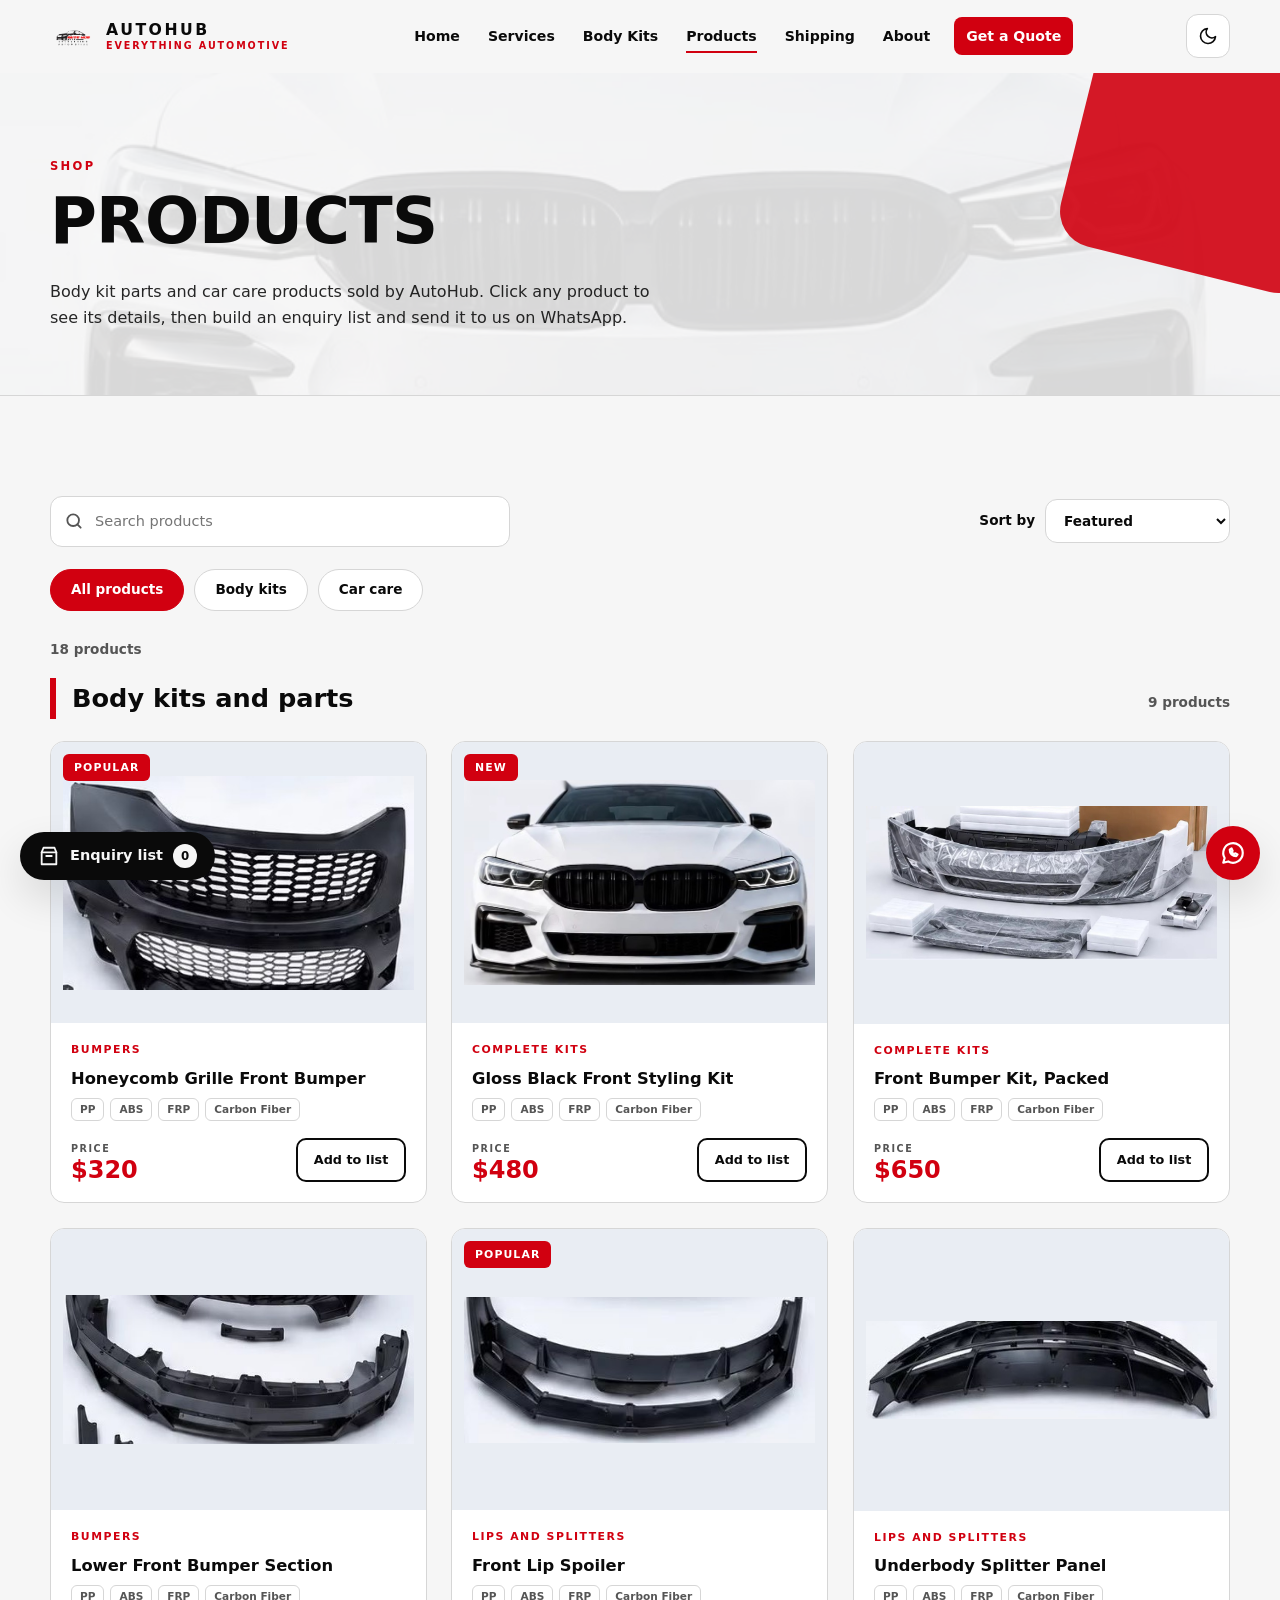
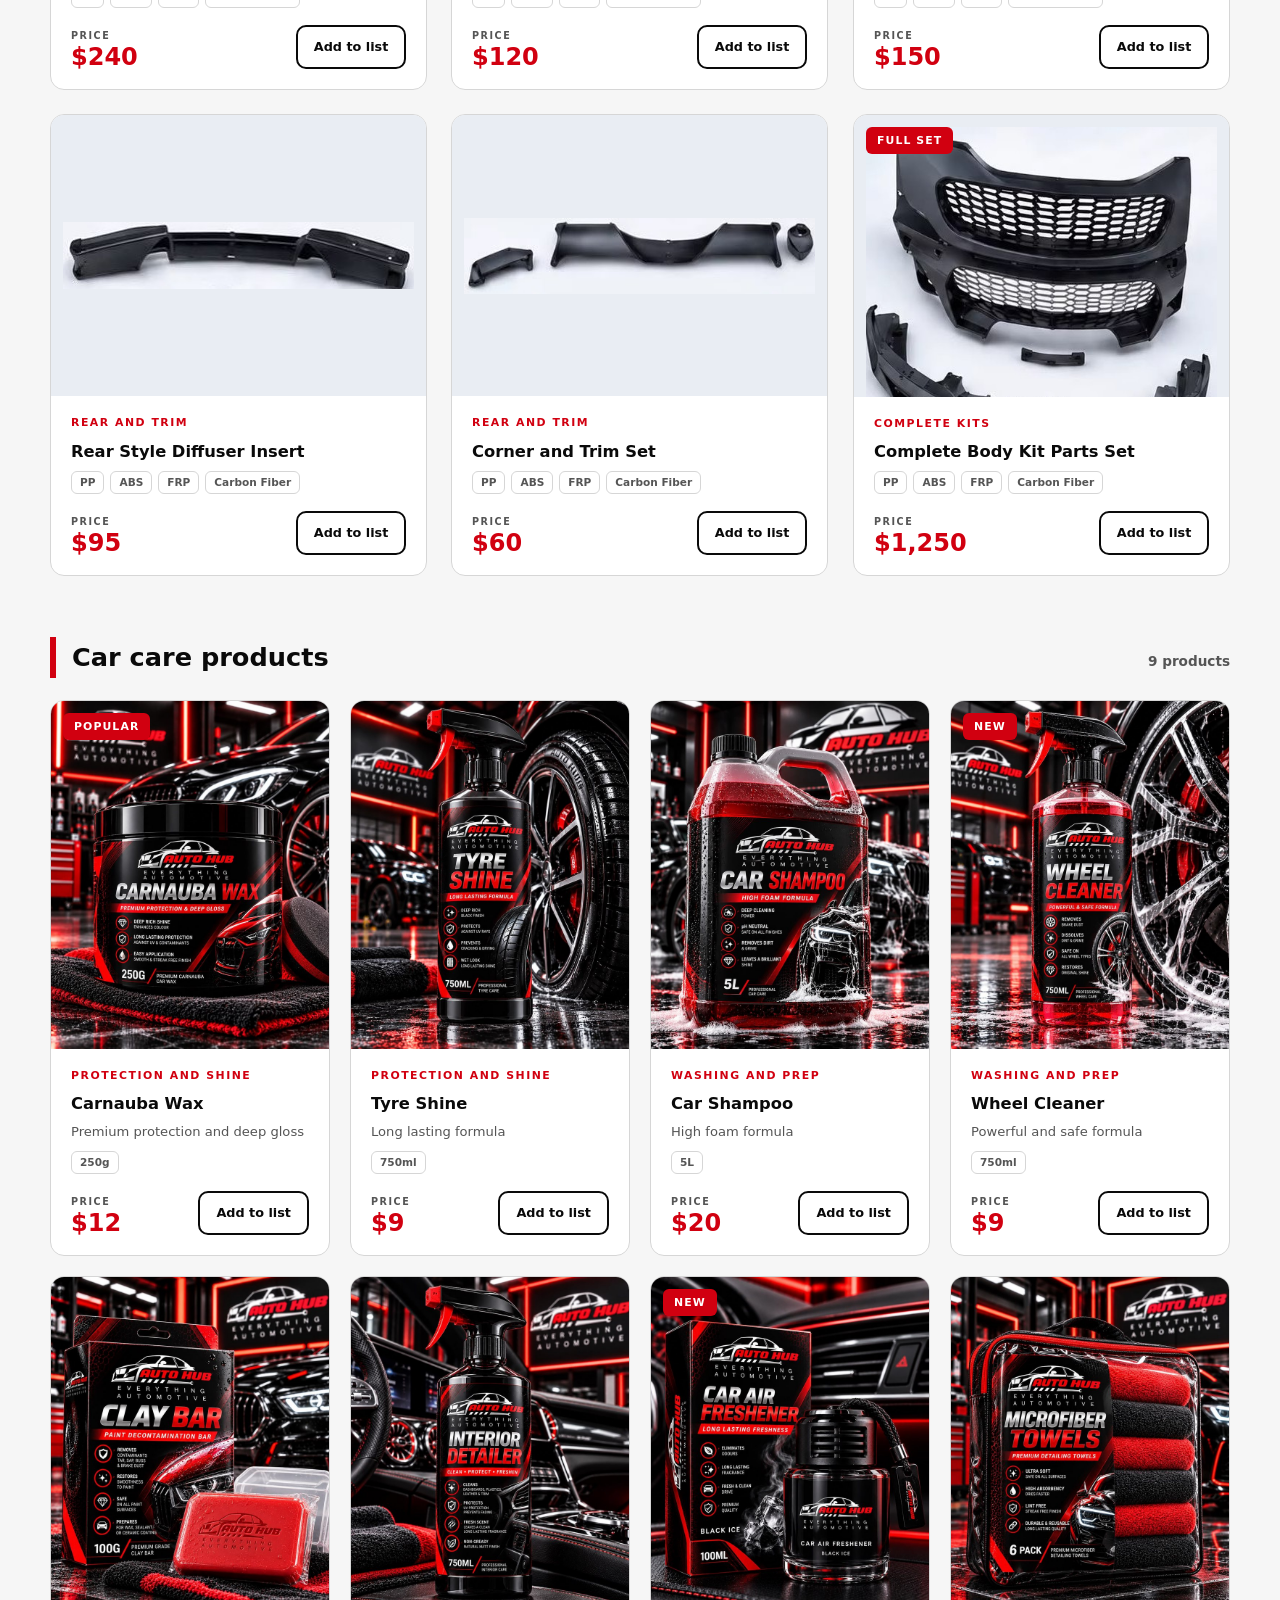
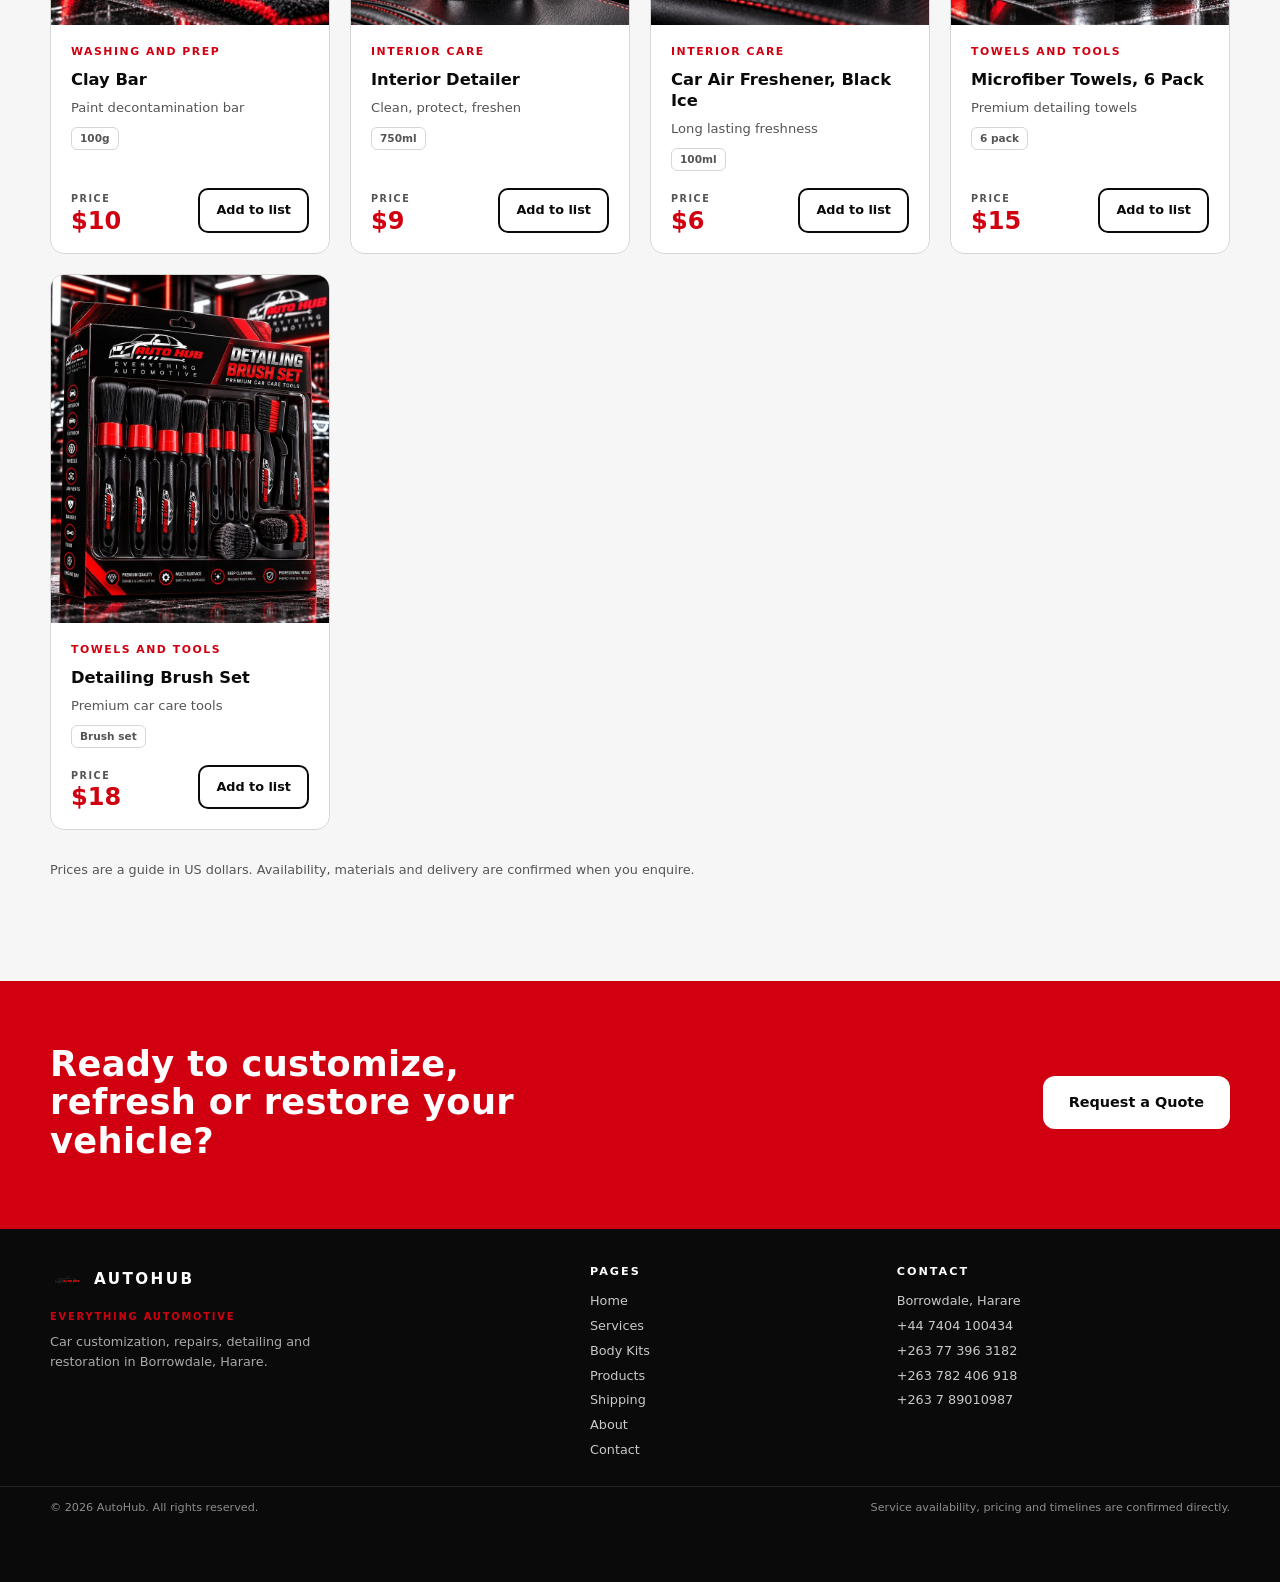
<file: products.html>
<!DOCTYPE html>
<html lang="en" data-theme="dark">
<head>
  <meta charset="UTF-8">
  <meta name="viewport" content="width=device-width, initial-scale=1">
  <title>Products | AutoHub Harare</title>
  <meta name="description" content="Body kit parts and car care products sold by AutoHub, with the name, picture and price of every product.">
  <meta name="theme-color" content="#0a0a0a">
  <link rel="icon" href="images/logo.png">
  <link rel="stylesheet" href="styles.css">
  <script>
    /* Set theme before paint to avoid a flash */
    (function () {
      try {
        var saved = localStorage.getItem("autohubTheme");
        var prefersLight = window.matchMedia("(prefers-color-scheme: light)").matches;
        document.documentElement.setAttribute("data-theme", saved || (prefersLight ? "light" : "dark"));
      } catch (e) {}
    })();
  </script>
</head>
<body>
  <div class="wipe" id="wipe" aria-hidden="true"><img class="wipelogo" src="images/logo.png" alt="" onerror="this.hidden=true"></div>
<a class="skip" href="#main">Skip to content</a>
  <div class="progress" id="progress" aria-hidden="true"></div>

  <header class="header" id="header">
    <div class="wrap headerrow">
      <a class="brand" href="index.html" aria-label="AutoHub home">
        <img class="brandlogo" src="images/logo.png" alt="" width="46" height="46" onerror="this.hidden=true">
        <span class="brandtext"><strong>AUTOHUB</strong><small>Everything Automotive</small></span>
      </a>

      <nav class="nav" id="nav" aria-label="Main navigation">
        <a href="index.html" class="navlink">Home</a>
        <a href="services.html" class="navlink">Services</a>
        <a href="bodykits.html" class="navlink">Body Kits</a>
        <a href="products.html" class="navlink">Products</a>
        <a href="shipping.html" class="navlink">Shipping</a>
        <a href="about.html" class="navlink">About</a>
        <a href="contact.html" class="navlink navcta">Get a Quote</a>
      </nav>

      <div class="headeractions">
        <button class="iconbtn" id="themeToggle" type="button" aria-label="Switch to light mode" aria-pressed="false">
          <svg class="iconsun" viewBox="0 0 24 24" width="20" height="20" fill="none" stroke="currentColor" stroke-width="2" stroke-linecap="round" aria-hidden="true"><circle cx="12" cy="12" r="4"/><path d="M12 2v2M12 20v2M4.9 4.9l1.4 1.4M17.7 17.7l1.4 1.4M2 12h2M20 12h2M4.9 19.1l1.4-1.4M17.7 6.3l1.4-1.4"/></svg>
          <svg class="iconmoon" viewBox="0 0 24 24" width="20" height="20" fill="none" stroke="currentColor" stroke-width="2" stroke-linecap="round" stroke-linejoin="round" aria-hidden="true"><path d="M21 12.8A9 9 0 1 1 11.2 3a7 7 0 0 0 9.8 9.8z"/></svg>
        </button>
        <button class="iconbtn burger" id="burger" type="button" aria-label="Open menu" aria-expanded="false" aria-controls="nav">
          <span></span><span></span><span></span>
        </button>
      </div>
    </div>
  </header>

  <main id="main">
    <section class="pagehero ph-car">
      <div class="wrap">
        <p class="eyebrow reveal">Shop</p>
        <h1 class="reveal">Products</h1>
        <p class="lead reveal">Body kit parts and car care products sold by AutoHub. Click any product to see its details, then build an enquiry list and send it to us on WhatsApp.</p>
      </div>
    </section>

    <section class="section" id="shop">
      <div class="wrap">
        <div class="ptools reveal">
          <div class="psearch">
            <svg viewBox="0 0 24 24" width="20" height="20" fill="none" stroke="currentColor" stroke-width="2.2" stroke-linecap="round" aria-hidden="true"><circle cx="11" cy="11" r="7"/><path d="M20 20l-4-4"/></svg>
            <input type="search" id="pSearch" placeholder="Search products" aria-label="Search products" autocomplete="off">
          </div>
          <label class="psort"><span>Sort by</span>
            <select id="pSort">
              <option value="featured">Featured</option>
              <option value="low">Price: low to high</option>
              <option value="high">Price: high to low</option>
              <option value="name">Name A to Z</option>
            </select>
          </label>
        </div>
        <div class="filters reveal" id="pCats" role="group" aria-label="Filter products"></div>
        <p class="pcount" id="pCount" aria-live="polite"></p>
        <div id="pGrid"></div>
        <div class="pempty" id="pEmpty" hidden>
          <h3>No products found</h3>
          <p>Try a different word or choose another group.</p>
        </div>
        <p class="small pnote reveal">Prices are a guide in US dollars. Availability, materials and delivery are confirmed when you enquire.</p>
      </div>
    </section>

    <section class="cta">
      <div class="wrap ctarow">
        <h2 class="reveal">Ready to customize, refresh or restore your vehicle?</h2>
        <a class="btn btnlight reveal" href="contact.html">Request a Quote</a>
      </div>
    </section>
  </main>

  <footer class="footer">
    <div class="wrap footgrid">
      <div class="footbrand">
        <a class="footlogo" href="index.html" aria-label="AutoHub home"><img src="images/logo.png" alt="" width="34" height="34" onerror="this.hidden=true"><strong>AUTOHUB</strong></a>
        <p class="footmotto">Everything Automotive</p>
        <p>Car customization, repairs, detailing and restoration in Borrowdale, Harare.</p>
      </div>
      <nav class="footcol" aria-label="Footer navigation">
        <h4>Pages</h4>
        <a href="index.html">Home</a>
        <a href="services.html">Services</a>
        <a href="bodykits.html">Body Kits</a>
        <a href="products.html">Products</a>
        <a href="shipping.html">Shipping</a>
        <a href="about.html">About</a>
        <a href="contact.html">Contact</a>
      </nav>
      <div class="footcol">
        <h4>Contact</h4>
        <span>Borrowdale, Harare</span>
        <a href="tel:+447404100434">+44 7404 100434</a>
        <a href="tel:+263773963182">+263 77 396 3182</a>
        <a href="tel:+263782406918">+263 782 406 918</a>
        <a href="tel:+263789010987">+263 7 89010987</a>
      </div>
    </div>
    <div class="footbar">
      <div class="wrap footbarrow">
        <p>&copy; <span id="year"></span> AutoHub. All rights reserved.</p>
        <p>Service availability, pricing and timelines are confirmed directly.</p>
      </div>
    </div>
  </footer>

  <a class="whatsapp" href="https://wa.me/263773963182" target="_blank" rel="noopener" aria-label="Chat with AutoHub on WhatsApp">
    <svg viewBox="0 0 24 24" width="26" height="26" fill="none" stroke="currentColor" stroke-width="2" stroke-linecap="round" stroke-linejoin="round" aria-hidden="true"><path d="M21 12a9 9 0 0 1-13.400 7.800L3 21l1.300-4.400A9 9 0 1 1 21 12z"/><path d="M9 9c0 3.500 2.500 6 6 6l1.200-1.700-2.200-1-.9.800c-1-.4-1.800-1.200-2.200-2.200l.8-.9-1-2.200z"/></svg>
  </a>
  <button class="totop" id="toTop" type="button" aria-label="Back to top">
    <svg viewBox="0 0 24 24" width="22" height="22" fill="none" stroke="currentColor" stroke-width="2.500" stroke-linecap="round" stroke-linejoin="round" aria-hidden="true"><path d="M12 19V5M5 12l7-7 7 7"/></svg>
  </button>

  <div class="cursor" id="cursor" aria-hidden="true"></div>
  <div class="toast" id="toast" role="status" aria-live="polite"></div>
  <script src="script.js"></script>
  <script src="products.js"></script>
</body>
</html>
</file>
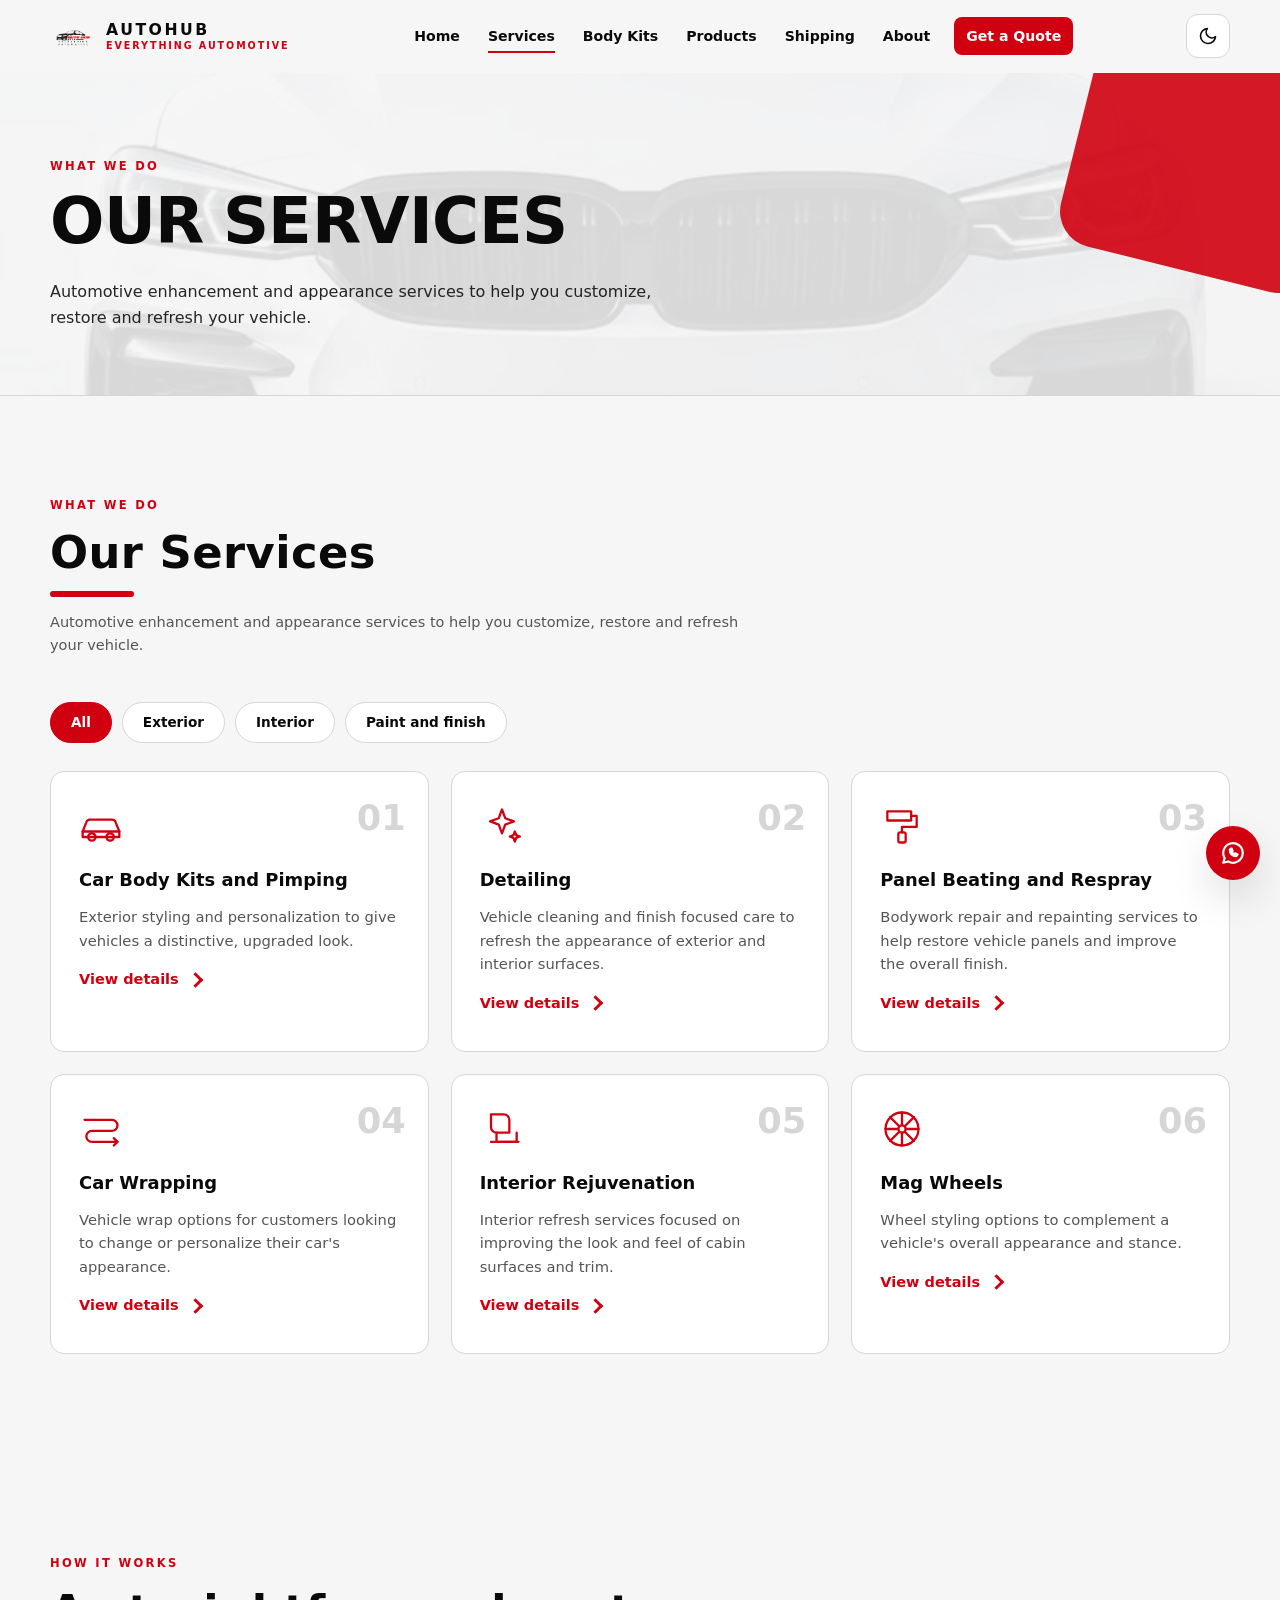
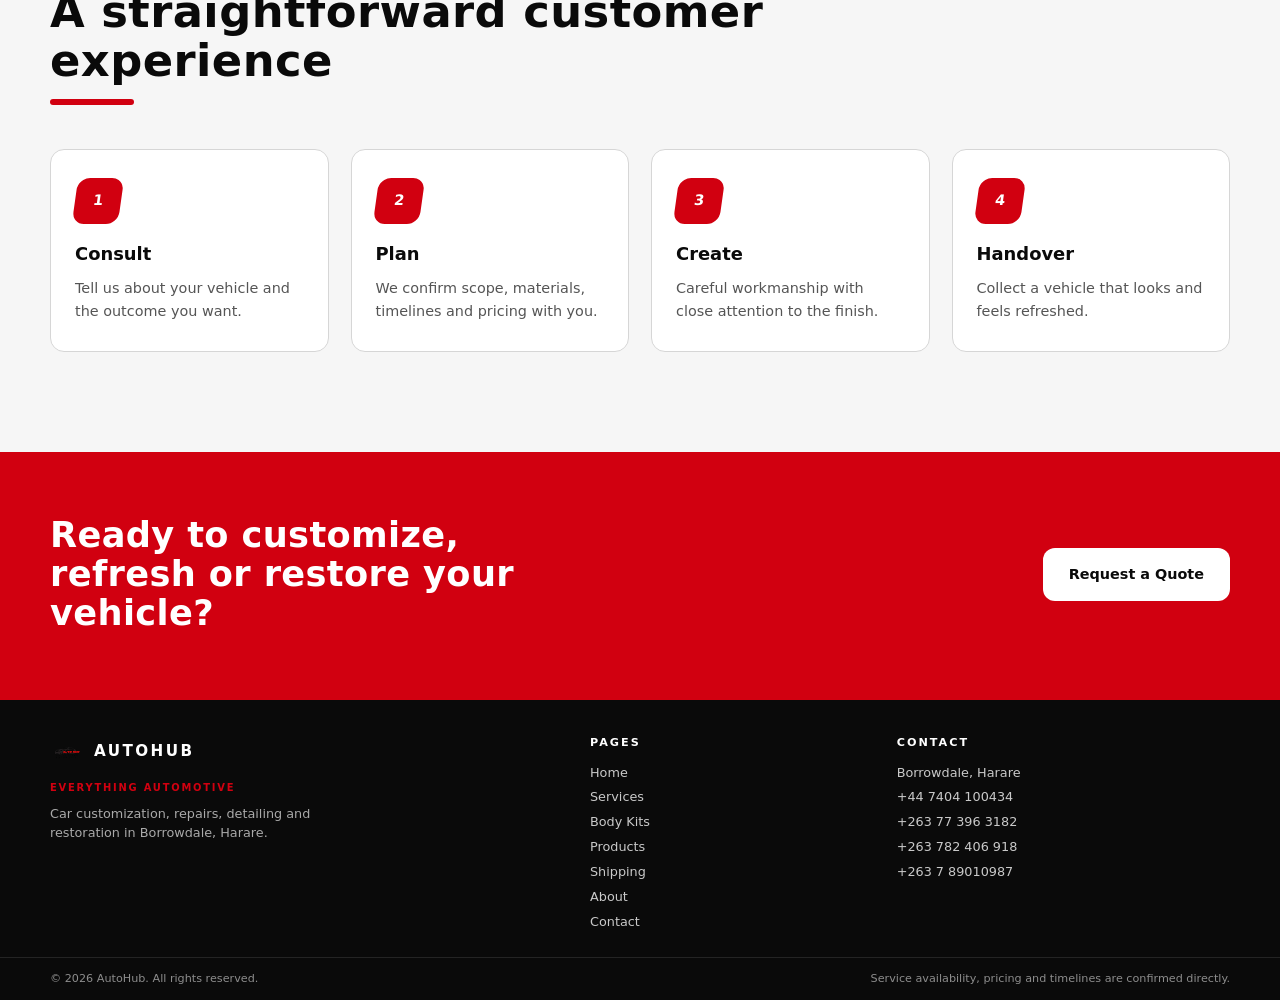
<file: services.html>
<!DOCTYPE html>
<html lang="en" data-theme="dark">
<head>
  <meta charset="UTF-8">
  <meta name="viewport" content="width=device-width, initial-scale=1">
  <title>Services | AutoHub Harare</title>
  <meta name="description" content="Car body kits, detailing, panel beating and respray, car wrapping, interior rejuvenation and mag wheels in Borrowdale, Harare.">
  <meta name="theme-color" content="#0a0a0a">
  <link rel="icon" href="images/logo.png">
  <link rel="stylesheet" href="styles.css">
  <script>
    /* Set theme before paint to avoid a flash */
    (function () {
      try {
        var saved = localStorage.getItem("autohubTheme");
        var prefersLight = window.matchMedia("(prefers-color-scheme: light)").matches;
        document.documentElement.setAttribute("data-theme", saved || (prefersLight ? "light" : "dark"));
      } catch (e) {}
    })();
  </script>
</head>
<body>
  <div class="wipe" id="wipe" aria-hidden="true"><img class="wipelogo" src="images/logo.png" alt="" onerror="this.hidden=true"></div>
<a class="skip" href="#main">Skip to content</a>
  <div class="progress" id="progress" aria-hidden="true"></div>

  <header class="header" id="header">
    <div class="wrap headerrow">
      <a class="brand" href="index.html" aria-label="AutoHub home">
        <img class="brandlogo" src="images/logo.png" alt="" width="46" height="46" onerror="this.hidden=true">
        <span class="brandtext"><strong>AUTOHUB</strong><small>Everything Automotive</small></span>
      </a>

      <nav class="nav" id="nav" aria-label="Main navigation">
        <a href="index.html" class="navlink">Home</a>
        <a href="services.html" class="navlink">Services</a>
        <a href="bodykits.html" class="navlink">Body Kits</a>
        <a href="products.html" class="navlink">Products</a>
        <a href="shipping.html" class="navlink">Shipping</a>
        <a href="about.html" class="navlink">About</a>
        <a href="contact.html" class="navlink navcta">Get a Quote</a>
      </nav>

      <div class="headeractions">
        <button class="iconbtn" id="themeToggle" type="button" aria-label="Switch to light mode" aria-pressed="false">
          <svg class="iconsun" viewBox="0 0 24 24" width="20" height="20" fill="none" stroke="currentColor" stroke-width="2" stroke-linecap="round" aria-hidden="true"><circle cx="12" cy="12" r="4"/><path d="M12 2v2M12 20v2M4.9 4.9l1.4 1.4M17.7 17.7l1.4 1.4M2 12h2M20 12h2M4.9 19.1l1.4-1.4M17.7 6.3l1.4-1.4"/></svg>
          <svg class="iconmoon" viewBox="0 0 24 24" width="20" height="20" fill="none" stroke="currentColor" stroke-width="2" stroke-linecap="round" stroke-linejoin="round" aria-hidden="true"><path d="M21 12.8A9 9 0 1 1 11.2 3a7 7 0 0 0 9.8 9.8z"/></svg>
        </button>
        <button class="iconbtn burger" id="burger" type="button" aria-label="Open menu" aria-expanded="false" aria-controls="nav">
          <span></span><span></span><span></span>
        </button>
      </div>
    </div>
  </header>

  <main id="main">
    <section class="pagehero ph-car">
      <div class="wrap">
        <p class="eyebrow reveal">What we do</p>
        <h1 class="reveal">Our Services</h1>
        <p class="lead reveal">Automotive enhancement and appearance services to help you customize, restore and refresh your vehicle.</p>
      </div>
    </section>

    <section class="section" id="services">
      <div class="wrap">
        <header class="sechead reveal">
          <p class="eyebrow">What we do</p>
          <h2>Our Services</h2>
          <p>Automotive enhancement and appearance services to help you customize, restore and refresh your vehicle.</p>
        </header>

        <div class="filters reveal" role="group" aria-label="Filter services">
          <button class="chip active" type="button" data-filter="all">All</button>
          <button class="chip" type="button" data-filter="exterior">Exterior</button>
          <button class="chip" type="button" data-filter="interior">Interior</button>
          <button class="chip" type="button" data-filter="finish">Paint and finish</button>
        </div>

        <div class="cards" id="cards">
          <article class="card reveal" data-cat="exterior">
            <span class="cardnum">01</span>
            <svg viewBox="0 0 48 48" width="44" height="44" fill="none" stroke="currentColor" stroke-width="2.5" stroke-linecap="round" stroke-linejoin="round" aria-hidden="true"><path d="M4 30l4-10a4 4 0 0 1 4-3h24a4 4 0 0 1 4 3l4 10v6H4z"/><circle cx="14" cy="36" r="4"/><circle cx="34" cy="36" r="4"/><path d="M4 30h40"/></svg>
            <h3>Car Body Kits and Pimping</h3>
            <p>Exterior styling and personalization to give vehicles a distinctive, upgraded look.</p>
          </article>
          <article class="card reveal" data-cat="finish">
            <span class="cardnum">02</span>
            <svg viewBox="0 0 48 48" width="44" height="44" fill="none" stroke="currentColor" stroke-width="2.5" stroke-linecap="round" stroke-linejoin="round" aria-hidden="true"><path d="M24 6l3.5 9.5L37 19l-9.5 3.5L24 32l-3.5-9.5L11 19l9.5-3.5z"/><path d="M38 30l1.5 4 4 1.5-4 1.5L38 41l-1.5-4-4-1.5 4-1.5z"/></svg>
            <h3>Detailing</h3>
            <p>Vehicle cleaning and finish focused care to refresh the appearance of exterior and interior surfaces.</p>
          </article>
          <article class="card reveal" data-cat="finish">
            <span class="cardnum">03</span>
            <svg viewBox="0 0 48 48" width="44" height="44" fill="none" stroke="currentColor" stroke-width="2.5" stroke-linecap="round" stroke-linejoin="round" aria-hidden="true"><path d="M8 8h26v10H8z"/><path d="M34 13h6v12H24v6"/><rect x="20" y="31" width="8" height="11" rx="2"/></svg>
            <h3>Panel Beating and Respray</h3>
            <p>Bodywork repair and repainting services to help restore vehicle panels and improve the overall finish.</p>
          </article>
          <article class="card reveal" data-cat="exterior">
            <span class="cardnum">04</span>
            <svg viewBox="0 0 48 48" width="44" height="44" fill="none" stroke="currentColor" stroke-width="2.5" stroke-linecap="round" stroke-linejoin="round" aria-hidden="true"><path d="M6 14h30a6 6 0 0 1 0 12H14a6 6 0 0 0 0 12h28"/><path d="M38 34l4 4-4 4"/></svg>
            <h3>Car Wrapping</h3>
            <p>Vehicle wrap options for customers looking to change or personalize their car's appearance.</p>
          </article>
          <article class="card reveal" data-cat="interior">
            <span class="cardnum">05</span>
            <svg viewBox="0 0 48 48" width="44" height="44" fill="none" stroke="currentColor" stroke-width="2.5" stroke-linecap="round" stroke-linejoin="round" aria-hidden="true"><path d="M12 8h14a6 6 0 0 1 6 6v14H18a6 6 0 0 1-6-6z"/><path d="M18 28v10h22V28"/><path d="M12 38h30"/></svg>
            <h3>Interior Rejuvenation</h3>
            <p>Interior refresh services focused on improving the look and feel of cabin surfaces and trim.</p>
          </article>
          <article class="card reveal" data-cat="exterior">
            <span class="cardnum">06</span>
            <svg viewBox="0 0 48 48" width="44" height="44" fill="none" stroke="currentColor" stroke-width="2.5" stroke-linecap="round" stroke-linejoin="round" aria-hidden="true"><circle cx="24" cy="24" r="18"/><circle cx="24" cy="24" r="4"/><path d="M24 6v14M24 28v14M6 24h14M28 24h14M11 11l10 10M27 27l10 10M37 11L27 21M21 27L11 37"/></svg>
            <h3>Mag Wheels</h3>
            <p>Wheel styling options to complement a vehicle's overall appearance and stance.</p>
          </article>
        </div>
      </div>
    </section>

    <section class="section" id="process">
      <div class="wrap">
        <header class="sechead reveal">
          <p class="eyebrow">How it works</p>
          <h2>A straightforward customer experience</h2>
        </header>
        <ol class="steps">
          <li class="reveal"><span>1</span><h3>Consult</h3><p>Tell us about your vehicle and the outcome you want.</p></li>
          <li class="reveal"><span>2</span><h3>Plan</h3><p>We confirm scope, materials, timelines and pricing with you.</p></li>
          <li class="reveal"><span>3</span><h3>Create</h3><p>Careful workmanship with close attention to the finish.</p></li>
          <li class="reveal"><span>4</span><h3>Handover</h3><p>Collect a vehicle that looks and feels refreshed.</p></li>
        </ol>
      </div>
    </section>

    <section class="cta">
      <div class="wrap ctarow">
        <h2 class="reveal">Ready to customize, refresh or restore your vehicle?</h2>
        <a class="btn btnlight reveal" href="contact.html">Request a Quote</a>
      </div>
    </section>
  </main>

  <footer class="footer">
    <div class="wrap footgrid">
      <div class="footbrand">
        <a class="footlogo" href="index.html" aria-label="AutoHub home"><img src="images/logo.png" alt="" width="34" height="34" onerror="this.hidden=true"><strong>AUTOHUB</strong></a>
        <p class="footmotto">Everything Automotive</p>
        <p>Car customization, repairs, detailing and restoration in Borrowdale, Harare.</p>
      </div>
      <nav class="footcol" aria-label="Footer navigation">
        <h4>Pages</h4>
        <a href="index.html">Home</a>
        <a href="services.html">Services</a>
        <a href="bodykits.html">Body Kits</a>
        <a href="products.html">Products</a>
        <a href="shipping.html">Shipping</a>
        <a href="about.html">About</a>
        <a href="contact.html">Contact</a>
      </nav>
      <div class="footcol">
        <h4>Contact</h4>
        <span>Borrowdale, Harare</span>
        <a href="tel:+447404100434">+44 7404 100434</a>
        <a href="tel:+263773963182">+263 77 396 3182</a>
        <a href="tel:+263782406918">+263 782 406 918</a>
        <a href="tel:+263789010987">+263 7 89010987</a>
      </div>
    </div>
    <div class="footbar">
      <div class="wrap footbarrow">
        <p>&copy; <span id="year"></span> AutoHub. All rights reserved.</p>
        <p>Service availability, pricing and timelines are confirmed directly.</p>
      </div>
    </div>
  </footer>

  <a class="whatsapp" href="https://wa.me/263773963182" target="_blank" rel="noopener" aria-label="Chat with AutoHub on WhatsApp">
    <svg viewBox="0 0 24 24" width="26" height="26" fill="none" stroke="currentColor" stroke-width="2" stroke-linecap="round" stroke-linejoin="round" aria-hidden="true"><path d="M21 12a9 9 0 0 1-13.400 7.800L3 21l1.300-4.400A9 9 0 1 1 21 12z"/><path d="M9 9c0 3.500 2.500 6 6 6l1.200-1.700-2.200-1-.9.800c-1-.4-1.800-1.200-2.200-2.200l.8-.9-1-2.200z"/></svg>
  </a>
  <button class="totop" id="toTop" type="button" aria-label="Back to top">
    <svg viewBox="0 0 24 24" width="22" height="22" fill="none" stroke="currentColor" stroke-width="2.500" stroke-linecap="round" stroke-linejoin="round" aria-hidden="true"><path d="M12 19V5M5 12l7-7 7 7"/></svg>
  </button>

  <div class="cursor" id="cursor" aria-hidden="true"></div>
  <div class="toast" id="toast" role="status" aria-live="polite"></div>
  <script src="script.js"></script>
</body>
</html>
</file>
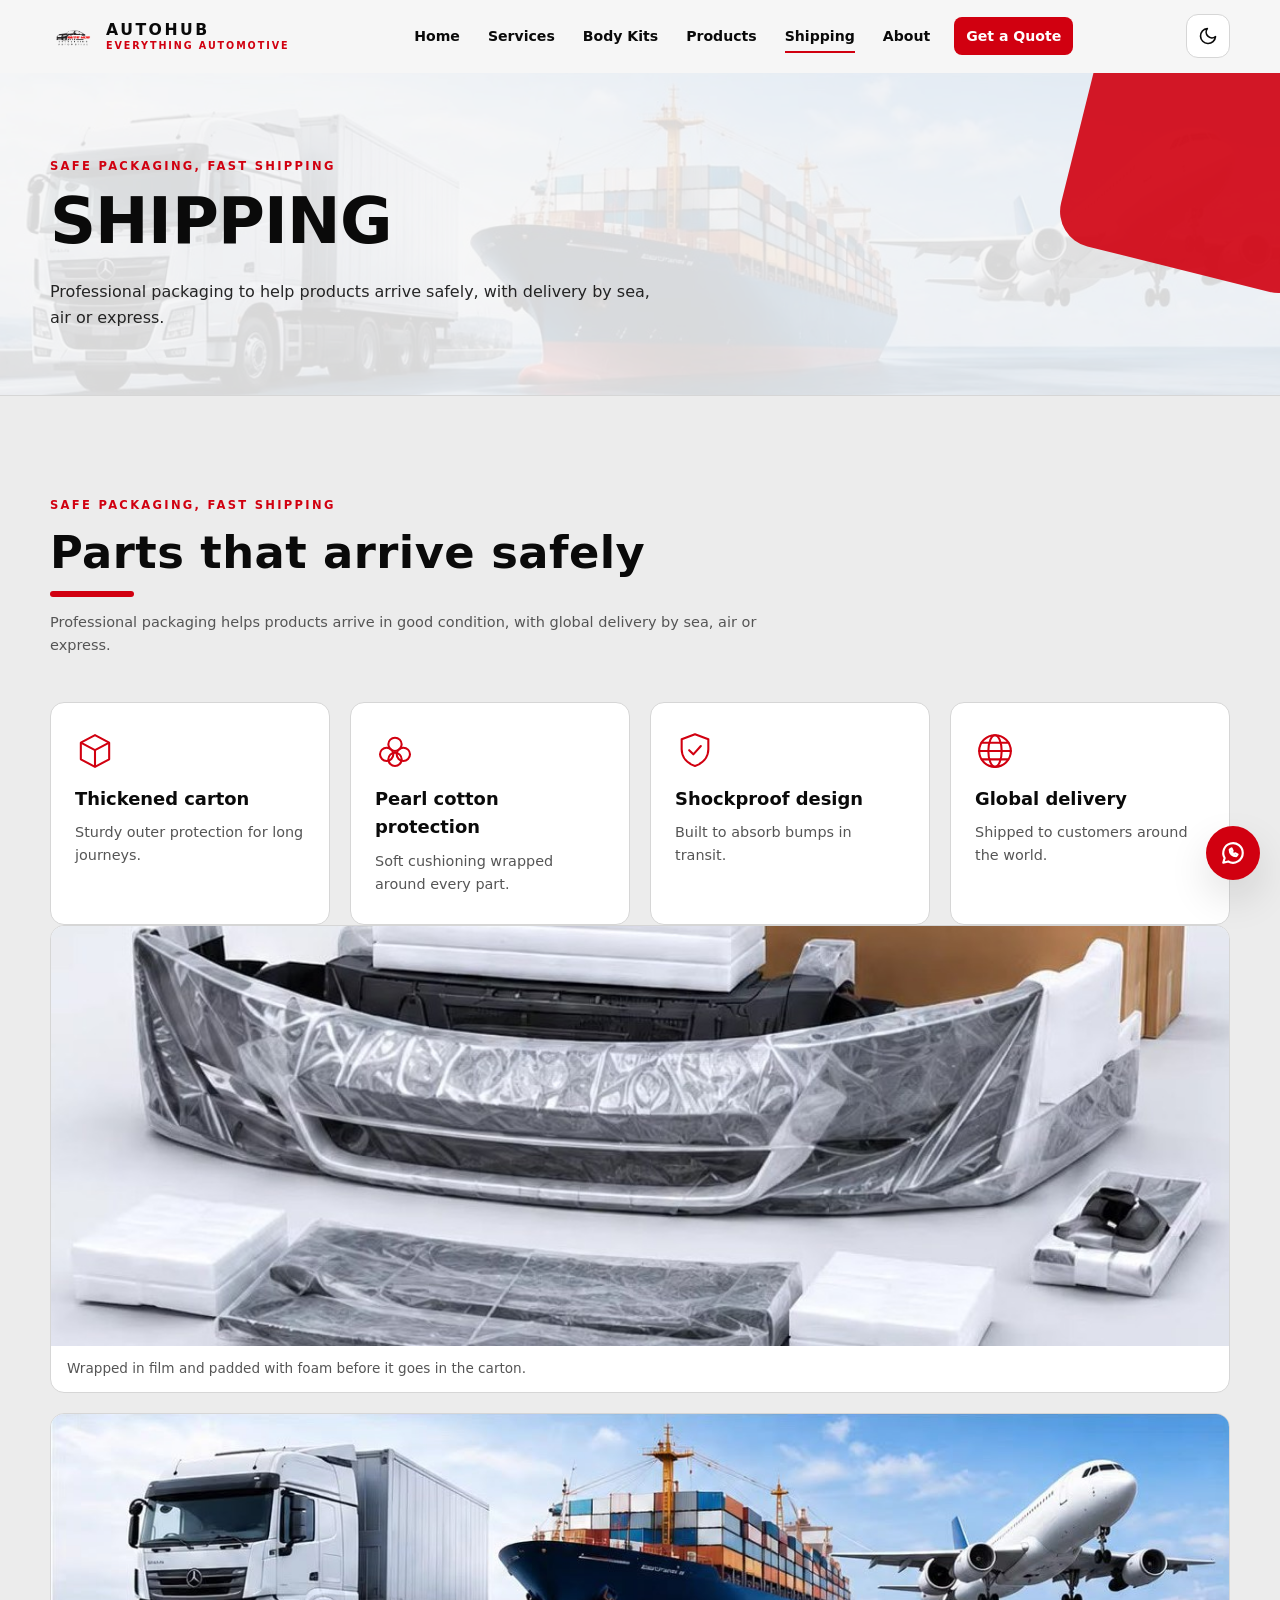
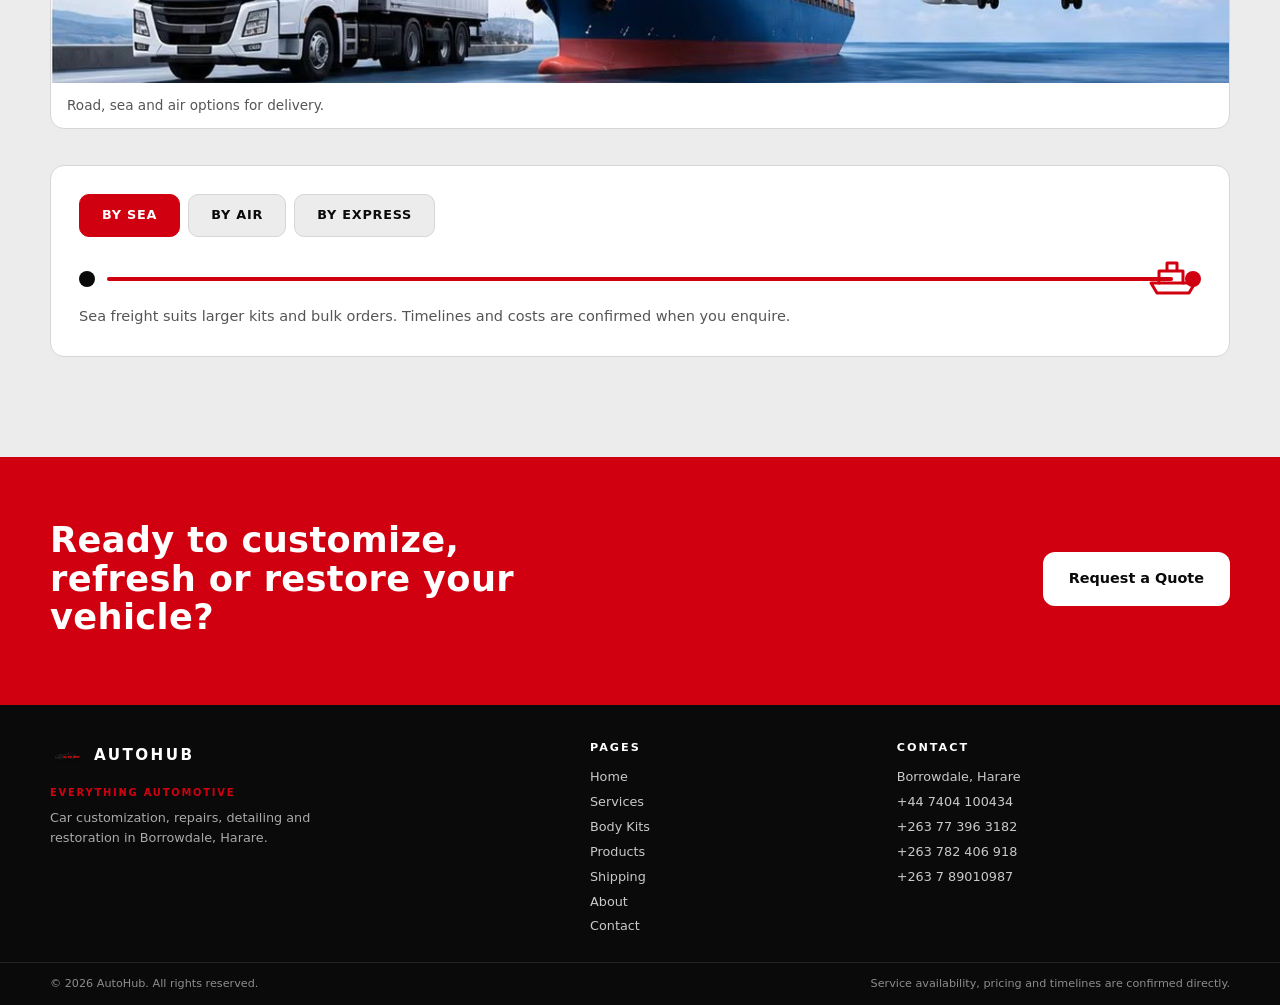
<file: shipping.html>
<!DOCTYPE html>
<html lang="en" data-theme="dark">
<head>
  <meta charset="UTF-8">
  <meta name="viewport" content="width=device-width, initial-scale=1">
  <title>Shipping | AutoHub Harare</title>
  <meta name="description" content="Safe packaging and global delivery by sea, air or express for body kits and automotive parts.">
  <meta name="theme-color" content="#0a0a0a">
  <link rel="icon" href="images/logo.png">
  <link rel="stylesheet" href="styles.css">
  <script>
    /* Set theme before paint to avoid a flash */
    (function () {
      try {
        var saved = localStorage.getItem("autohubTheme");
        var prefersLight = window.matchMedia("(prefers-color-scheme: light)").matches;
        document.documentElement.setAttribute("data-theme", saved || (prefersLight ? "light" : "dark"));
      } catch (e) {}
    })();
  </script>
</head>
<body>
  <div class="wipe" id="wipe" aria-hidden="true"><img class="wipelogo" src="images/logo.png" alt="" onerror="this.hidden=true"></div>
<a class="skip" href="#main">Skip to content</a>
  <div class="progress" id="progress" aria-hidden="true"></div>

  <header class="header" id="header">
    <div class="wrap headerrow">
      <a class="brand" href="index.html" aria-label="AutoHub home">
        <img class="brandlogo" src="images/logo.png" alt="" width="46" height="46" onerror="this.hidden=true">
        <span class="brandtext"><strong>AUTOHUB</strong><small>Everything Automotive</small></span>
      </a>

      <nav class="nav" id="nav" aria-label="Main navigation">
        <a href="index.html" class="navlink">Home</a>
        <a href="services.html" class="navlink">Services</a>
        <a href="bodykits.html" class="navlink">Body Kits</a>
        <a href="products.html" class="navlink">Products</a>
        <a href="shipping.html" class="navlink">Shipping</a>
        <a href="about.html" class="navlink">About</a>
        <a href="contact.html" class="navlink navcta">Get a Quote</a>
      </nav>

      <div class="headeractions">
        <button class="iconbtn" id="themeToggle" type="button" aria-label="Switch to light mode" aria-pressed="false">
          <svg class="iconsun" viewBox="0 0 24 24" width="20" height="20" fill="none" stroke="currentColor" stroke-width="2" stroke-linecap="round" aria-hidden="true"><circle cx="12" cy="12" r="4"/><path d="M12 2v2M12 20v2M4.9 4.9l1.4 1.4M17.7 17.7l1.4 1.4M2 12h2M20 12h2M4.9 19.1l1.4-1.4M17.7 6.3l1.4-1.4"/></svg>
          <svg class="iconmoon" viewBox="0 0 24 24" width="20" height="20" fill="none" stroke="currentColor" stroke-width="2" stroke-linecap="round" stroke-linejoin="round" aria-hidden="true"><path d="M21 12.8A9 9 0 1 1 11.2 3a7 7 0 0 0 9.8 9.8z"/></svg>
        </button>
        <button class="iconbtn burger" id="burger" type="button" aria-label="Open menu" aria-expanded="false" aria-controls="nav">
          <span></span><span></span><span></span>
        </button>
      </div>
    </div>
  </header>

  <main id="main">
    <section class="pagehero ph-ship">
      <div class="wrap">
        <p class="eyebrow reveal">Safe packaging, fast shipping</p>
        <h1 class="reveal">Shipping</h1>
        <p class="lead reveal">Professional packaging to help products arrive safely, with delivery by sea, air or express.</p>
      </div>
    </section>

    <section class="section alt" id="shipping">
      <div class="wrap">
        <header class="sechead reveal">
          <p class="eyebrow">Safe packaging, fast shipping</p>
          <h2>Parts that arrive safely</h2>
          <p>Professional packaging helps products arrive in good condition, with global delivery by sea, air or express.</p>
        </header>

        <div class="packgrid">
          <div class="pack reveal"><svg viewBox="0 0 48 48" width="40" height="40" fill="none" stroke="currentColor" stroke-width="2.5" stroke-linejoin="round" aria-hidden="true"><path d="M24 5l17 9v20L24 43 7 34V14z"/><path d="M7 14l17 9 17-9M24 23v20"/></svg><h3>Thickened carton</h3><p>Sturdy outer protection for long journeys.</p></div>
          <div class="pack reveal"><svg viewBox="0 0 48 48" width="40" height="40" fill="none" stroke="currentColor" stroke-width="2.5" stroke-linejoin="round" aria-hidden="true"><circle cx="24" cy="16" r="8"/><circle cx="14" cy="28" r="8"/><circle cx="34" cy="28" r="8"/><circle cx="24" cy="34" r="8"/></svg><h3>Pearl cotton protection</h3><p>Soft cushioning wrapped around every part.</p></div>
          <div class="pack reveal"><svg viewBox="0 0 48 48" width="40" height="40" fill="none" stroke="currentColor" stroke-width="2.5" stroke-linecap="round" stroke-linejoin="round" aria-hidden="true"><path d="M24 4l16 6v12c0 10-7 17-16 20C15 39 8 32 8 22V10z"/><path d="M17 23l5 5 9-10"/></svg><h3>Shockproof design</h3><p>Built to absorb bumps in transit.</p></div>
          <div class="pack reveal"><svg viewBox="0 0 48 48" width="40" height="40" fill="none" stroke="currentColor" stroke-width="2.5" stroke-linecap="round" aria-hidden="true"><circle cx="24" cy="24" r="19"/><ellipse cx="24" cy="24" rx="8" ry="19"/><path d="M5 24h38M8 14h32M8 34h32"/></svg><h3>Global delivery</h3><p>Shipped to customers around the world.</p></div>
        </div>

        <div class="figs">
          <figure class="figure reveal"><img src="images/hero-kit.jpg" alt="A body kit wrapped in protective film with foam blocks and cartons" loading="lazy" width="1060" height="470"><figcaption>Wrapped in film and padded with foam before it goes in the carton.</figcaption></figure>
          <figure class="figure reveal"><img src="images/hero-ship.jpg" alt="Delivery by road, sea and air" loading="lazy" width="1254" height="286"><figcaption>Road, sea and air options for delivery.</figcaption></figure>
        </div>

        <div class="route reveal">
          <div class="routetabs" role="tablist" aria-label="Shipping modes">
            <button class="rtab active" role="tab" type="button" aria-selected="true" data-mode="sea">By Sea</button>
            <button class="rtab" role="tab" type="button" aria-selected="false" data-mode="air">By Air</button>
            <button class="rtab" role="tab" type="button" aria-selected="false" data-mode="express">By Express</button>
          </div>
          <div class="routeline" aria-hidden="true">
            <span class="dot"></span>
            <div class="rail"><i></i><span class="vehicle" id="vehicle"></span></div>
            <span class="dot end"></span>
          </div>
          <p class="routetext" id="routeText" aria-live="polite">Sea freight suits larger kits and bulk orders. Timelines and costs are confirmed when you enquire.</p>
        </div>
      </div>
    </section>

    <section class="cta">
      <div class="wrap ctarow">
        <h2 class="reveal">Ready to customize, refresh or restore your vehicle?</h2>
        <a class="btn btnlight reveal" href="contact.html">Request a Quote</a>
      </div>
    </section>
  </main>

  <footer class="footer">
    <div class="wrap footgrid">
      <div class="footbrand">
        <a class="footlogo" href="index.html" aria-label="AutoHub home"><img src="images/logo.png" alt="" width="34" height="34" onerror="this.hidden=true"><strong>AUTOHUB</strong></a>
        <p class="footmotto">Everything Automotive</p>
        <p>Car customization, repairs, detailing and restoration in Borrowdale, Harare.</p>
      </div>
      <nav class="footcol" aria-label="Footer navigation">
        <h4>Pages</h4>
        <a href="index.html">Home</a>
        <a href="services.html">Services</a>
        <a href="bodykits.html">Body Kits</a>
        <a href="products.html">Products</a>
        <a href="shipping.html">Shipping</a>
        <a href="about.html">About</a>
        <a href="contact.html">Contact</a>
      </nav>
      <div class="footcol">
        <h4>Contact</h4>
        <span>Borrowdale, Harare</span>
        <a href="tel:+447404100434">+44 7404 100434</a>
        <a href="tel:+263773963182">+263 77 396 3182</a>
        <a href="tel:+263782406918">+263 782 406 918</a>
        <a href="tel:+263789010987">+263 7 89010987</a>
      </div>
    </div>
    <div class="footbar">
      <div class="wrap footbarrow">
        <p>&copy; <span id="year"></span> AutoHub. All rights reserved.</p>
        <p>Service availability, pricing and timelines are confirmed directly.</p>
      </div>
    </div>
  </footer>

  <a class="whatsapp" href="https://wa.me/263773963182" target="_blank" rel="noopener" aria-label="Chat with AutoHub on WhatsApp">
    <svg viewBox="0 0 24 24" width="26" height="26" fill="none" stroke="currentColor" stroke-width="2" stroke-linecap="round" stroke-linejoin="round" aria-hidden="true"><path d="M21 12a9 9 0 0 1-13.400 7.800L3 21l1.300-4.400A9 9 0 1 1 21 12z"/><path d="M9 9c0 3.500 2.500 6 6 6l1.200-1.700-2.200-1-.9.800c-1-.4-1.800-1.200-2.200-2.200l.8-.9-1-2.200z"/></svg>
  </a>
  <button class="totop" id="toTop" type="button" aria-label="Back to top">
    <svg viewBox="0 0 24 24" width="22" height="22" fill="none" stroke="currentColor" stroke-width="2.500" stroke-linecap="round" stroke-linejoin="round" aria-hidden="true"><path d="M12 19V5M5 12l7-7 7 7"/></svg>
  </button>

  <div class="cursor" id="cursor" aria-hidden="true"></div>
  <div class="toast" id="toast" role="status" aria-live="polite"></div>
  <script src="script.js"></script>
</body>
</html>
</file>
<file: styles.css>
/* AutoHub styles. Black and red palette, flat colours only, dark and light themes. */

:root {
  --red: #e30613;
  --redhover: #ff1a28;
  --bg: #0a0a0a;
  --bg2: #121212;
  --card: #171717;
  --text: #f5f5f5;
  --muted: #a8a8a8;
  --line: #2b2b2b;
  --onred: #ffffff;
  --shadow: 0 18px 40px rgba(0, 0, 0, 0.55);
  --radius: 14px;
  --ease: cubic-bezier(0.22, 1, 0.36, 1);
  --fontbody: "Inter", "Segoe UI", system-ui, -apple-system, Roboto, Helvetica, Arial, sans-serif;
  --fonthead: "Oswald", "Segoe UI", system-ui, -apple-system, Roboto, Helvetica, Arial, sans-serif;
}

[data-theme="light"] {
  --red: #d10010;
  --redhover: #b8000e;
  --bg: #f6f6f6;
  --bg2: #ececec;
  --card: #ffffff;
  --text: #0a0a0a;
  --muted: #555555;
  --line: #d6d6d6;
  --shadow: 0 18px 40px rgba(0, 0, 0, 0.12);
}

*, *::before, *::after { box-sizing: border-box; }
html { scroll-behavior: smooth; scroll-padding-top: 84px; }
body {
  margin: 0;
  font-family: var(--fontbody);
  font-size: 14.5px;
  background: var(--bg);
  color: var(--text);
  line-height: 1.6;
  transition: background 0.4s var(--ease), color 0.4s var(--ease);
  overflow-x: hidden;
}
img, svg { max-width: 100%; display: block; }
a { color: inherit; text-decoration: none; }
h1, h2, h3, p { margin: 0; }
ul, ol { margin: 0; padding: 0; list-style: none; }
button, input, select, textarea { font: inherit; color: inherit; }
button { cursor: pointer; }
:focus-visible { outline: 3px solid var(--red); outline-offset: 3px; }

.wrap { width: min(1180px, 100% - 40px); margin-inline: auto; }
.narrow { width: min(820px, 100% - 40px); }
.muted { color: var(--muted); }
.small { font-size: 0.8rem; color: var(--muted); }
.red { color: var(--red); }

.skip {
  position: absolute; left: 12px; top: -60px; z-index: 200;
  background: var(--red); color: var(--onred); padding: 10px 16px; border-radius: 8px;
  transition: top 0.2s;
}
.skip:focus { top: 12px; }

.progress {
  position: fixed; top: 0; left: 0; height: 4px; width: 100%;
  background: var(--red); transform: scaleX(0); transform-origin: left; z-index: 150;
}

/* Header */
.header {
  position: sticky; top: 0; z-index: 100;
  background: var(--bg);
  border-bottom: 1px solid transparent;
  transition: border-color 0.3s, box-shadow 0.3s, background 0.4s;
}
.header.scrolled { border-color: var(--line); box-shadow: var(--shadow); }
.headerrow { display: flex; align-items: center; justify-content: space-between; height: var(--hh, 72px); gap: 16px; }

.brand { display: flex; align-items: center; gap: 12px; }
.brandmark {
  width: 42px; height: 42px; display: grid; place-items: center;
  background: var(--red); color: var(--onred); font-weight: 900; font-size: 1.4rem;
  border-radius: 10px; transform: skewX(-8deg);
  transition: transform 0.4s var(--ease);
}
.brand:hover .brandmark { transform: skewX(-8deg) rotate(-6deg) scale(1.08); }
.brandtext { display: flex; flex-direction: column; line-height: 1.1; }
.brandtext strong { letter-spacing: 0.14em; font-size: 0.98rem; font-family: var(--fonthead); }
.brandtext small { color: var(--muted); font-size: 0.64rem; letter-spacing: 0.12em; text-transform: uppercase; }

.nav { display: flex; align-items: center; gap: 4px; }
.navlink {
  position: relative; padding: 8px 12px; font-size: 0.88rem; font-weight: 600; border-radius: 8px;
}
.navlink::after {
  content: ""; position: absolute; left: 12px; right: 12px; bottom: 2px; height: 2px;
  background: var(--red); transform: scaleX(0); transform-origin: left; transition: transform 0.3s var(--ease);
}
.navlink:hover::after, .navlink.active::after { transform: scaleX(1); }
.navcta { background: var(--red); color: var(--onred); margin-left: 8px; }
.navcta::after { display: none; }
.navcta:hover { background: var(--redhover); }

.headeractions { display: flex; gap: 8px; align-items: center; }
.iconbtn {
  width: 44px; height: 44px; display: grid; place-items: center;
  background: var(--card); border: 1px solid var(--line); border-radius: 12px;
  transition: transform 0.3s var(--ease), border-color 0.3s, background 0.3s;
}
.iconbtn:hover { border-color: var(--red); transform: translateY(-2px); }
.iconsun, .iconmoon { grid-area: 1 / 1; transition: transform 0.5s var(--ease), opacity 0.3s; }
[data-theme="dark"] .iconmoon { transform: rotate(90deg) scale(0); opacity: 0; }
[data-theme="light"] .iconsun { transform: rotate(-90deg) scale(0); opacity: 0; }

.burger { display: none; flex-direction: column; gap: 5px; align-items: center; justify-content: center; }
.burger span { width: 20px; height: 2px; background: var(--text); transition: transform 0.3s var(--ease), opacity 0.2s; }
.burger[aria-expanded="true"] span:nth-child(1) { transform: translateY(7px) rotate(45deg); }
.burger[aria-expanded="true"] span:nth-child(2) { opacity: 0; }
.burger[aria-expanded="true"] span:nth-child(3) { transform: translateY(-7px) rotate(-45deg); }

/* Buttons */
.btn {
  display: inline-flex; align-items: center; justify-content: center; gap: 8px;
  padding: 13px 24px; border-radius: 12px; font-weight: 700; border: 2px solid transparent;
  font-size: 0.9rem;
  transition: transform 0.3s var(--ease), background 0.3s, color 0.3s, border-color 0.3s;
}
.btn:hover { transform: translateY(-3px); }
.btnred { background: var(--red); color: var(--onred); }
.btnred:hover { background: var(--redhover); }
.btnghost { border-color: var(--text); background: transparent; }
.btnghost:hover { background: var(--text); color: var(--bg); }
.btnrow { display: flex; flex-wrap: wrap; gap: 14px; margin-top: 30px; }
.full { width: 100%; margin-top: 8px; }

/* Hero */
.hero { position: relative; padding-top: 56px; overflow: hidden; }
.herogrid { display: grid; grid-template-columns: 1.1fr 0.9fr; gap: 40px; align-items: center; min-height: 560px; }
.eyebrow {
  color: var(--red); font-weight: 800; letter-spacing: 0.2em; text-transform: uppercase;
  font-size: 0.72rem; margin-bottom: 14px;
}
h1 { font-family: var(--fonthead); font-size: clamp(2.4rem, 6.5vw, 5.2rem); line-height: 1; font-weight: 700; letter-spacing: -0.01em; text-transform: uppercase; }
.line { display: block; overflow: hidden; padding-bottom: 0.06em; }
.line span { display: inline-block; transform: translateY(110%); animation: rise 0.9s var(--ease) forwards; }
.line:nth-child(2) span { animation-delay: 0.12s; }
.line:nth-child(3) span { animation-delay: 0.24s; }
@keyframes rise { to { transform: translateY(0); } }
.lead { margin-top: 26px; max-width: 54ch; color: var(--muted); font-size: 1rem; }

.herovisual { position: relative; aspect-ratio: 1; max-width: 330px; width: 100%; margin-inline: auto; display: grid; place-items: center; }
.redblock {
  position: absolute; inset: 10% 6% 6% 14%; background: var(--red); border-radius: 32px;
  transform: rotate(-6deg); animation: floaty 7s ease-in-out infinite;
}
.wheel { position: relative; width: 82%; color: var(--text); animation: spin 18s linear infinite; }
.wheel .hub { fill: var(--bg); }
.wheel .hubdot { fill: var(--red); }
.herovisual:hover .wheel { animation-duration: 3s; }
@keyframes spin { to { transform: rotate(360deg); } }
@keyframes floaty { 0%, 100% { transform: rotate(-6deg) translateY(0); } 50% { transform: rotate(-4deg) translateY(-14px); } }
.tag {
  position: absolute; background: var(--card); border: 1px solid var(--line); padding: 8px 16px;
  border-radius: 999px; font-weight: 700; font-size: 0.8rem; box-shadow: var(--shadow);
  animation: floaty2 5s ease-in-out infinite;
}
.tag1 { top: 8%; left: 2%; }
.tag2 { top: 46%; right: -2%; animation-delay: 0.8s; }
.tag3 { bottom: 6%; left: 10%; animation-delay: 1.6s; }
@keyframes floaty2 { 0%, 100% { translate: 0 0; } 50% { translate: 0 -10px; } }

.marquee { margin-top: 56px; background: var(--red); color: #0a0a0a; overflow: hidden; padding: 16px 0; transform: skewY(-1.2deg); }
.track { display: flex; gap: 28px; width: max-content; align-items: center; animation: scroll 32s linear infinite; font-weight: 800; text-transform: uppercase; letter-spacing: 0.08em; white-space: nowrap; font-size: 0.9rem; }
.track i { width: 10px; height: 10px; background: #0a0a0a; transform: rotate(45deg); }
.marquee:hover .track { animation-play-state: paused; }
@keyframes scroll { to { transform: translateX(-50%); } }

/* Stats */
.stats { padding: 70px 0 20px; }
.statgrid { display: grid; grid-template-columns: repeat(4, 1fr); gap: 20px; }
.stat { text-align: center; padding: 26px 10px; background: var(--card); border: 1px solid var(--line); border-radius: var(--radius); transition: transform 0.4s var(--ease), border-color 0.3s; }
.stat:hover { transform: translateY(-6px); border-color: var(--red); }
.stat b { display: block; font-size: clamp(2.2rem, 5vw, 3.4rem); color: var(--red); line-height: 1; font-family: var(--fonthead); }
.stat span { color: var(--muted); font-weight: 600; }

/* Sections */
.section { padding: 100px 0; }
.alt { background: var(--bg2); transition: background 0.4s; }
.sechead { max-width: 720px; margin-bottom: 44px; }
.sechead p:last-child { color: var(--muted); margin-top: 14px; }
h2 { font-family: var(--fonthead); font-size: clamp(1.8rem, 3.8vw, 2.8rem); line-height: 1.1; font-weight: 700; letter-spacing: 0.01em; }
h3 { font-size: 1.12rem; font-weight: 700; }
.split { display: grid; grid-template-columns: 1fr 1fr; gap: 56px; align-items: start; }
.split p { margin-top: 14px; }

/* Filters and cards */
.filters { display: flex; flex-wrap: wrap; gap: 10px; margin-bottom: 28px; }
.chip { padding: 9px 20px; border-radius: 999px; background: var(--card); border: 1px solid var(--line); font-weight: 700; font-size: 0.85rem; transition: background 0.3s, color 0.3s, border-color 0.3s, transform 0.3s var(--ease); }
.chip:hover { border-color: var(--red); transform: translateY(-2px); }
.chip.active { background: var(--red); color: var(--onred); border-color: var(--red); }

.cards { display: grid; grid-template-columns: repeat(3, 1fr); gap: 22px; }
.card {
  position: relative; background: var(--card); border: 1px solid var(--line); border-radius: var(--radius);
  padding: 32px 28px 36px; overflow: hidden;
  transition: transform 0.4s var(--ease), border-color 0.3s, opacity 0.4s, box-shadow 0.4s;
}
.card::after { content: ""; position: absolute; left: 0; bottom: 0; height: 5px; width: 100%; background: var(--red); transform: scaleX(0); transform-origin: left; transition: transform 0.5s var(--ease); }
.card:hover { transform: translateY(-8px); border-color: var(--red); box-shadow: var(--shadow); }
.card:hover::after { transform: scaleX(1); }
.card svg { color: var(--red); margin-bottom: 18px; transition: transform 0.5s var(--ease); }
.card:hover svg { transform: scale(1.15) rotate(-6deg); }
.card p { color: var(--muted); margin-top: 10px; font-size: 0.92rem; }
.cardnum { position: absolute; top: 18px; right: 22px; font-weight: 900; font-size: 2.2rem; color: var(--line); transition: color 0.3s; font-family: var(--fonthead); }
.card:hover .cardnum { color: var(--red); }
.card.hide { display: none; }

/* Materials */
.tabs { display: flex; flex-wrap: wrap; gap: 8px; margin: 24px 0 18px; }
.tab { padding: 10px 20px; border-radius: 10px; border: 1px solid var(--line); background: var(--card); font-weight: 700; font-size: 0.85rem; transition: background 0.3s, color 0.3s, border-color 0.3s; }
.tab:hover { border-color: var(--red); }
.tab.active { background: var(--red); color: var(--onred); border-color: var(--red); }
.panel { background: var(--card); border: 1px solid var(--line); border-radius: var(--radius); padding: 26px; }
.panel h3 { margin-bottom: 8px; }
.panel.swap { animation: swap 0.5s var(--ease); }
@keyframes swap { from { opacity: 0; transform: translateY(12px); } to { opacity: 1; transform: none; } }
.meter { margin: 20px 0 14px; display: grid; gap: 12px; }
.meterrow { display: grid; grid-template-columns: 110px 1fr; gap: 12px; align-items: center; font-size: 0.85rem; font-weight: 600; }
.bar { height: 10px; background: var(--line); border-radius: 99px; overflow: hidden; }
.bar i { display: block; height: 100%; width: 0; background: var(--red); border-radius: 99px; transition: width 0.8s var(--ease); }

.benefits { display: grid; gap: 16px; }
.benefits li { display: flex; gap: 16px; align-items: center; background: var(--card); border: 1px solid var(--line); padding: 20px 22px; border-radius: var(--radius); transition: transform 0.4s var(--ease), border-color 0.3s; }
.benefits li:hover { transform: translateX(8px); border-color: var(--red); }
.benefits svg { color: var(--red); flex: none; }
.benefits b { display: block; }
.benefits span { color: var(--muted); font-size: 0.88rem; }

/* Fitment demo */
.fitgrid { display: grid; grid-template-columns: 1.2fr 0.8fr; gap: 40px; align-items: start; }
.fitdemo { background: var(--card); border: 1px solid var(--line); border-radius: var(--radius); padding: 28px; }
.fitstage { --gap: 1px; height: 220px; display: flex; align-items: center; justify-content: center; background: var(--bg2); border-radius: 12px; overflow: hidden; padding: 0 16px; }
.fender, .kitpanel { height: 150px; flex: 1; background: var(--text); border-radius: 16px; max-width: 240px; }
.fender { border-top-right-radius: 4px; border-bottom-right-radius: 4px; }
.kitpanel { background: var(--red); border-top-left-radius: 4px; border-bottom-left-radius: 4px; transition: translate 0.2s; }
.gapmark { position: relative; width: calc(var(--gap) * 6px); height: 150px; background: var(--bg); transition: width 0.15s; flex: none; }
.gapmark span { position: absolute; top: -26px; left: 50%; transform: translateX(-50%); font-size: 0.8rem; font-weight: 800; white-space: nowrap; color: var(--red); }
.fitstage[data-state="bad"] .kitpanel { animation: shake 0.5s ease-in-out infinite; }
@keyframes shake { 0%, 100% { translate: 0 0; } 25% { translate: 0 -3px; } 75% { translate: 0 3px; } }
.sliderlabel { display: block; margin-top: 22px; font-weight: 700; }
input[type="range"] { width: 100%; margin-top: 10px; accent-color: var(--red); height: 28px; }
.verdict { margin-top: 12px; padding: 14px 16px; border-left: 5px solid var(--red); background: var(--bg2); border-radius: 6px; }

.checks { display: grid; gap: 18px; }
.checks li { display: flex; gap: 16px; align-items: flex-start; }
.checks p { color: var(--muted); font-size: 0.88rem; }
.tick { flex: none; width: 30px; height: 30px; background: var(--red); border-radius: 50%; position: relative; margin-top: 2px; }
.tick::after { content: ""; position: absolute; left: 10px; top: 5px; width: 8px; height: 14px; border: solid var(--onred); border-width: 0 3px 3px 0; transform: rotate(45deg); }

/* Shipping */
.packgrid { display: grid; grid-template-columns: repeat(4, 1fr); gap: 20px; }
.pack { background: var(--card); border: 1px solid var(--line); padding: 28px 24px; border-radius: var(--radius); transition: transform 0.4s var(--ease), border-color 0.3s; }
.pack:hover { transform: translateY(-8px); border-color: var(--red); }
.pack svg { color: var(--red); margin-bottom: 14px; }
.pack p { color: var(--muted); margin-top: 8px; font-size: 0.9rem; }

.route { margin-top: 36px; background: var(--card); border: 1px solid var(--line); border-radius: var(--radius); padding: 28px; }
.routetabs { display: flex; flex-wrap: wrap; gap: 8px; }
.rtab { padding: 10px 22px; border-radius: 10px; background: var(--bg2); border: 1px solid var(--line); font-weight: 800; text-transform: uppercase; letter-spacing: 0.06em; font-size: 0.8rem; transition: background 0.3s, color 0.3s; }
.rtab.active { background: var(--red); color: var(--onred); border-color: var(--red); }
.routeline { display: flex; align-items: center; gap: 12px; margin: 34px 0 18px; }
.routeline .dot { width: 16px; height: 16px; background: var(--text); border-radius: 50%; flex: none; }
.routeline .dot.end { background: var(--red); }
.rail { position: relative; flex: 1; height: 4px; background: var(--line); border-radius: 4px; }
.rail i { position: absolute; left: 0; top: 0; height: 100%; width: 0; background: var(--red); border-radius: 4px; }
.vehicle { position: absolute; top: -30px; left: 0; width: 56px; height: 56px; color: var(--red); translate: -50% 0; }
.vehicle svg { width: 100%; height: 100%; }
.route.go .rail i { animation: fill var(--dur, 4s) var(--ease) forwards; }
.route.go .vehicle { animation: drive var(--dur, 4s) var(--ease) forwards; }
@keyframes fill { to { width: 100%; } }
@keyframes drive { to { left: 100%; } }
.routetext { color: var(--muted); }

/* Process */
.steps { display: grid; grid-template-columns: repeat(4, 1fr); gap: 22px; counter-reset: s; }
.steps li { position: relative; padding: 28px 24px; background: var(--card); border: 1px solid var(--line); border-radius: var(--radius); transition: transform 0.4s var(--ease), border-color 0.3s; }
.steps li:hover { transform: translateY(-8px); border-color: var(--red); }
.steps span { display: grid; place-items: center; width: 46px; height: 46px; background: var(--red); color: var(--onred); font-weight: 900; border-radius: 12px; margin-bottom: 16px; transform: skewX(-8deg); font-family: var(--fonthead); }
.steps p { color: var(--muted); margin-top: 8px; font-size: 0.9rem; }

/* Values */
.values { display: grid; gap: 16px; }
.values div { background: var(--card); border: 1px solid var(--line); border-left: 6px solid var(--red); padding: 20px 22px; border-radius: var(--radius); transition: transform 0.4s var(--ease); }
.values div:hover { transform: translateX(8px); }
.values p { margin-top: 6px; color: var(--muted); }

/* FAQ */
.faq { display: grid; gap: 12px; }
details { background: var(--card); border: 1px solid var(--line); border-radius: var(--radius); transition: border-color 0.3s; }
details[open] { border-color: var(--red); }
summary { list-style: none; cursor: pointer; padding: 18px 22px; font-weight: 700; display: flex; justify-content: space-between; align-items: center; gap: 16px; }
summary::-webkit-details-marker { display: none; }
summary::after { content: "+"; font-size: 1.6rem; color: var(--red); transition: transform 0.3s var(--ease); line-height: 1; }
details[open] summary::after { transform: rotate(45deg); }
details p { padding: 0 22px 20px; color: var(--muted); animation: swap 0.4s var(--ease); }

/* Contact */
.contact { background: var(--bg2); }
.contactgrid { display: grid; grid-template-columns: 1fr 1fr; gap: 56px; align-items: start; }
.contactgrid > div > p { margin-top: 16px; color: var(--muted); }
.contactlist { margin-top: 28px; display: grid; gap: 10px; }
.contactlist li { display: flex; justify-content: space-between; gap: 12px; padding: 14px 18px; background: var(--card); border: 1px solid var(--line); border-radius: 12px; transition: border-color 0.3s, transform 0.3s var(--ease); }
.contactlist li:hover { border-color: var(--red); transform: translateX(6px); }
.contactlist span { color: var(--muted); }
.contactlist a:hover { color: var(--red); }

.form { background: var(--card); border: 1px solid var(--line); border-radius: var(--radius); padding: 30px; display: grid; gap: 8px; }
.form label { font-weight: 700; font-size: 0.85rem; margin-top: 6px; }
.form input, .form select, .form textarea {
  width: 100%; padding: 13px 14px; background: var(--bg); border: 1px solid var(--line); border-radius: 10px;
  transition: border-color 0.3s, box-shadow 0.3s;
}
.form input:focus, .form select:focus, .form textarea:focus { outline: none; border-color: var(--red); box-shadow: 0 0 0 3px rgba(227, 6, 19, 0.25); }
.form textarea { resize: vertical; }
.error { color: var(--red); font-weight: 700; }

/* Footer and floating buttons */
.footer { padding: 44px 0; border-top: 1px solid var(--line); }
.footrow { display: grid; gap: 10px; }
.footrow strong { letter-spacing: 0.14em; margin-right: 12px; }
.footrow span { color: var(--muted); }
.whatsapp, .totop {
  position: fixed; right: 20px; width: 54px; height: 54px; display: grid; place-items: center;
  border-radius: 50%; z-index: 90; box-shadow: var(--shadow); transition: transform 0.3s var(--ease), opacity 0.3s;
}
.whatsapp { bottom: 20px; background: var(--red); color: var(--onred); animation: pulse 2.600s ease-out infinite; }
.whatsapp:hover { transform: scale(1.1) rotate(-8deg); }
@keyframes pulse { 0% { box-shadow: 0 0 0 0 rgba(227, 6, 19, 0.6); } 70%, 100% { box-shadow: 0 0 0 20px rgba(227, 6, 19, 0); } }
.totop { bottom: 88px; background: var(--card); color: var(--text); border: 1px solid var(--line); opacity: 0; pointer-events: none; transform: translateY(12px); }
.totop.show { opacity: 1; pointer-events: auto; transform: none; }
.totop:hover { border-color: var(--red); color: var(--red); }

/* Scroll reveal */
.reveal { opacity: 0; transform: translateY(34px); transition: opacity 0.8s var(--ease), transform 0.8s var(--ease); }
.reveal.in { opacity: 1; transform: none; }

/* Responsive */
@media (max-width: 980px) {
  .herogrid, .split, .fitgrid, .contactgrid { grid-template-columns: 1fr; }
  .herogrid { min-height: 0; }
  .herovisual { max-width: 270px; }
  .cards { grid-template-columns: repeat(2, 1fr); }
  .packgrid, .steps { grid-template-columns: repeat(2, 1fr); }
  .statgrid { grid-template-columns: repeat(2, 1fr); }
  .section { padding: 76px 0; }
}

@media (max-width: 980px) {
  .burger { display: flex; }
  .nav {
    position: fixed; inset: var(--hh, 72px) 0 auto 0; flex-direction: column; align-items: stretch; gap: 0;
    background: var(--bg); border-bottom: 1px solid var(--line); padding: 10px 20px 22px;
    transform: translateY(-12px); opacity: 0; visibility: hidden;
    transition: transform 0.4s var(--ease), opacity 0.3s, visibility 0.3s;
  }
  .nav.open { transform: none; opacity: 1; visibility: visible; }
  .navlink { padding: 14px 8px; border-bottom: 1px solid var(--line); }
  .navlink::after { display: none; }
  .navlink.active { color: var(--red); font-weight: 800; }
  .navcta { margin: 14px 0 0; text-align: center; border: 0; border-radius: 10px; }
}

@media (max-width: 600px) {
  .wrap, .narrow { width: calc(100% - 28px); }
  .cards, .packgrid, .steps { grid-template-columns: 1fr; }
  .brandtext small { display: none; }
  .contactlist li { flex-direction: column; gap: 2px; }
  .fitstage { height: 190px; }
  .fender, .kitpanel, .gapmark { height: 120px; }
  .meterrow { grid-template-columns: 90px 1fr; }
  .tag { font-size: 0.72rem; padding: 6px 12px; }
  .form, .fitdemo, .route { padding: 20px; }
}


/* Multi page additions */
.pagehero { background-color: var(--bg2); padding: 84px 0 64px; border-bottom: 1px solid var(--line); position: relative; overflow: hidden; }
.pagehero::before { content: ""; position: absolute; right: -60px; top: -60px; width: 260px; height: 260px; background: var(--red); border-radius: 36px; transform: rotate(14deg); opacity: 0.9; }
.pagehero .wrap { position: relative; }
.pagehero h1 { font-size: clamp(2.2rem, 5.5vw, 4rem); }
.pagehero .lead { max-width: 60ch; }

.linkcard { display: block; position: relative; }
.linkcard .more { display: inline-block; margin-top: 16px; font-weight: 800; color: var(--red); position: relative; padding-right: 22px; }
.linkcard .more::after { content: ""; position: absolute; right: 0; top: 50%; width: 12px; height: 12px; border: solid var(--red); border-width: 3px 3px 0 0; transform: translateY(-50%) rotate(45deg); transition: right 0.3s var(--ease); }
.linkcard:hover .more::after { right: -8px; }

.cta { background: var(--red); color: #ffffff; padding: 64px 0; }
.ctarow { display: flex; align-items: center; justify-content: space-between; gap: 24px; flex-wrap: wrap; }
.ctarow h2 { max-width: 22ch; font-size: clamp(1.5rem, 3.2vw, 2.2rem); }
.btnlight { background: #ffffff; color: #0a0a0a; }
.btnlight:hover { background: #0a0a0a; color: #ffffff; }

@media (max-width: 600px) {
  .pagehero { padding: 60px 0 44px; }
  .pagehero::before { width: 160px; height: 160px; right: -50px; top: -50px; }
  .ctarow { flex-direction: column; align-items: flex-start; }
}

/* ===== Interactive and photo layer ===== */
:root { --veil: rgba(10, 10, 10, 0.7); --veil2: rgba(10, 10, 10, 0.82); --bri: 0.6; }
[data-theme="light"] { --veil: rgba(246, 246, 246, 0.8); --veil2: rgba(246, 246, 246, 0.88); --bri: 1; }

.sr { position: absolute; width: 1px; height: 1px; overflow: hidden; clip: rect(0 0 0 0); white-space: nowrap; }

/* Page transition and first load cover */
.wipe { position: fixed; inset: 0; z-index: 300; background: var(--red); display: grid; place-items: center; pointer-events: none; animation: wipeOut 0.7s cubic-bezier(0.77, 0, 0.18, 1) 0.45s forwards; }
.wipe.in { animation: wipeIn 0.5s cubic-bezier(0.77, 0, 0.18, 1) forwards; pointer-events: auto; }
@keyframes wipeOut { to { transform: translateY(-100%); } }
@keyframes wipeIn { from { transform: translateY(100%); } to { transform: translateY(0); } }
.wipemark { width: 84px; height: 84px; display: grid; place-items: center; background: #0a0a0a; color: #ffffff; font-weight: 900; font-size: 3rem; border-radius: 18px; transform: skewX(-8deg); animation: markpulse 0.7s ease-in-out infinite alternate; overflow: hidden; }
@keyframes markpulse { from { scale: 0.92; } to { scale: 1.08; } }
.wipemark.haslogo, .brandmark.haslogo { background: transparent; border-radius: 0; transform: none; width: auto; overflow: visible; }
.wipemark.haslogo { height: 96px; }
.brandmark.haslogo { height: 46px; }
.wipemark img, .brandmark img { height: 100%; width: auto; max-width: 180px; object-fit: contain; }

/* Cursor ring (mouse devices only) */
.cursor { display: none; }
@media (hover: hover) and (pointer: fine) {
  .cursor { display: block; position: fixed; left: 0; top: 0; width: 38px; height: 38px; border: 2px solid var(--red); border-radius: 50%; pointer-events: none; z-index: 400; opacity: 0; transition: opacity 0.3s, width 0.25s var(--ease), height 0.25s var(--ease), background 0.25s; }
  .cursor::after { content: ""; position: absolute; left: 50%; top: 50%; width: 6px; height: 6px; background: var(--red); border-radius: 50%; translate: -50% -50%; }
  .cursor.show { opacity: 1; }
  .cursor.hot { width: 68px; height: 68px; background: rgba(227, 6, 19, 0.16); }
  .cursor.down { width: 24px; height: 24px; }
}

/* Toast */
.toast { position: fixed; left: 50%; bottom: 24px; translate: -50% 30px; background: var(--text); color: var(--bg); padding: 12px 22px; border-radius: 12px; font-weight: 700; z-index: 350; opacity: 0; pointer-events: none; transition: opacity 0.3s, translate 0.4s var(--ease); max-width: calc(100% - 32px); text-align: center; }
.toast.show { opacity: 1; translate: -50% 0; }

/* Hero photo slideshow */
.hero { background: var(--bg); }
.herobg { position: absolute; inset: 0; z-index: 0; overflow: hidden; }
.herobg::after { content: ""; position: absolute; inset: 0; background: var(--veil); }
.slide { position: absolute; inset: -5%; background-size: cover; background-position: center; opacity: 0; filter: brightness(var(--bri)) contrast(1.05); translate: calc(var(--px, 0) * -18px) calc(var(--py, 0) * -12px); transition: opacity 1.3s ease, translate 0.5s ease-out; }
.slide.on { opacity: 1; animation: kenburns 10s ease-out forwards; }
@keyframes kenburns { from { transform: scale(1); } to { transform: scale(1.1); } }
.herogrid, .marquee { position: relative; z-index: 2; }
.hero .lead { color: var(--text); opacity: 0.88; }
.herodots { position: absolute; z-index: 3; right: max(20px, calc((100% - 1180px) / 2)); bottom: 118px; display: flex; gap: 10px; }
.hdot { width: 34px; height: 6px; padding: 0; border: 0; border-radius: 6px; background: var(--muted); opacity: 0.6; transition: width 0.4s var(--ease), background 0.3s, opacity 0.3s; }
.hdot:hover { opacity: 1; }
.hdot.on { width: 60px; background: var(--red); opacity: 1; }
.redblock { translate: calc(var(--px, 0) * 24px) calc(var(--py, 0) * 18px); transition: translate 0.4s ease-out; }
.wheel { translate: calc(var(--px, 0) * 12px) calc(var(--py, 0) * 9px); transition: translate 0.4s ease-out; }

.typedline { margin-top: 20px; font-weight: 800; font-size: 1rem; text-transform: uppercase; letter-spacing: 0.08em; min-height: 1.7em; }
.typedline b { color: var(--red); }
.caret { display: inline-block; width: 3px; height: 1.1em; background: var(--red); margin-left: 4px; vertical-align: -0.15em; animation: blink 0.9s steps(1) infinite; }
@keyframes blink { 50% { opacity: 0; } }

/* Page headers with photos */
.pagehero { background-size: cover; background-position: center; }
.ph-car { background-image: url(images/hero-car.jpg); }
.ph-kit { background-image: url(images/hero-kit.jpg); }
.ph-ship { background-image: url(images/hero-ship.jpg); }
.pagehero::after { content: ""; position: absolute; inset: 0; background: var(--veil2); z-index: 0; }
.pagehero::before { z-index: 1; }
.pagehero .wrap { z-index: 2; }
.pagehero .lead { color: var(--text); opacity: 0.88; }

/* Heading underline draws in */
.sechead h2::after { content: ""; display: block; width: 0; height: 6px; margin-top: 14px; background: var(--red); border-radius: 4px; transition: width 0.9s var(--ease) 0.3s; }
.sechead.in h2::after { width: 84px; }

/* Buttons: ripple and magnet */
.btn { position: relative; overflow: hidden; }
.magnet { translate: var(--mx, 0px) var(--my, 0px); }
.ripple { position: absolute; border-radius: 50%; background: currentColor; opacity: 0.28; transform: scale(0); animation: ripple 0.65s ease-out forwards; pointer-events: none; }
@keyframes ripple { to { transform: scale(1); opacity: 0; } }

/* Service cards open a details panel */
.card { cursor: pointer; }
.cardmore { display: inline-block; margin-top: 16px; font-weight: 800; color: var(--red); position: relative; padding-right: 22px; }
.cardmore::after { content: ""; position: absolute; right: 0; top: 50%; width: 11px; height: 11px; border: solid var(--red); border-width: 3px 3px 0 0; transform: translateY(-50%) rotate(45deg); transition: right 0.3s var(--ease); }
.card:hover .cardmore::after { right: -8px; }

.modal { position: fixed; inset: 0; z-index: 250; display: grid; place-items: center; padding: 20px; visibility: hidden; opacity: 0; transition: opacity 0.3s, visibility 0.3s; }
.modal.open { visibility: visible; opacity: 1; }
.modalbg { position: absolute; inset: 0; background: rgba(0, 0, 0, 0.74); }
.modalbox { position: relative; width: min(560px, 100%); max-height: 88vh; overflow: auto; background: var(--card); border: 1px solid var(--line); border-top: 6px solid var(--red); border-radius: var(--radius); padding: 34px 30px 30px; transform: translateY(34px) scale(0.96); transition: transform 0.45s var(--ease); }
.modal.open .modalbox { transform: none; }
.modalclose { position: absolute; top: 12px; right: 12px; width: 40px; height: 40px; border-radius: 10px; border: 1px solid var(--line); background: var(--bg2); font-size: 1.4rem; line-height: 1; transition: border-color 0.3s, color 0.3s, transform 0.3s var(--ease); }
.modalclose:hover { border-color: var(--red); color: var(--red); transform: rotate(90deg); }
.modalbox h3 { font-size: 1.5rem; padding-right: 40px; }
.modalbox .modallead { color: var(--muted); margin-top: 8px; }
.modalbox ul { margin: 20px 0; display: grid; gap: 12px; }
.modalbox li { display: flex; gap: 12px; align-items: flex-start; }
.modalbox li::before { content: ""; flex: none; width: 12px; height: 12px; margin-top: 7px; background: var(--red); transform: rotate(45deg); }
.modalbox .small { margin-bottom: 20px; }
.modalbtns { display: flex; flex-wrap: wrap; gap: 12px; }
body.locked { overflow: hidden; }

/* Materials and photos */
.panelrow { display: flex; gap: 18px; align-items: center; }
.matimg { width: 120px; height: 110px; object-fit: cover; border-radius: 12px; border: 1px solid var(--line); flex: none; }
.panel.swap .matimg { animation: pop 0.55s var(--ease); }
@keyframes pop { from { transform: scale(0.7) rotate(-8deg); opacity: 0; } to { transform: none; opacity: 1; } }
.figure { margin: 0 0 20px; overflow: hidden; border-radius: var(--radius); border: 1px solid var(--line); background: var(--card); }
.figure img { width: 100%; height: auto; display: block; transition: transform 0.8s var(--ease); }
.figure:hover img { transform: scale(1.05); }
.figure figcaption { padding: 12px 16px; color: var(--muted); font-size: 0.85rem; }
.rightcol .figure img { max-height: 380px; object-fit: contain; background: #eceff4; }
.figs { display: grid; gap: 20px; margin-bottom: 36px; }
.figs .figure { margin: 0; }
.figs .figure:first-child img { max-height: 420px; object-fit: cover; }

/* Before and after fitment slider */
.fitleft { display: grid; gap: 24px; }
.compare { background: var(--card); border: 1px solid var(--line); border-radius: var(--radius); padding: 20px; }
.cmpwrap { --pos: 50%; position: relative; overflow: hidden; border-radius: 10px; aspect-ratio: 436 / 276; background: var(--bg2); user-select: none; touch-action: pan-y; }
.cmpimg { position: absolute; inset: 0; width: 100%; height: 100%; object-fit: cover; display: block; }
.cmptop { position: absolute; inset: 0; clip-path: inset(0 calc(100% - var(--pos)) 0 0); }
.cmplabel { position: absolute; bottom: 12px; padding: 6px 14px; border-radius: 8px; font-size: 0.72rem; font-weight: 800; text-transform: uppercase; letter-spacing: 0.06em; color: #ffffff; pointer-events: none; }
.cmplabel.left { left: 12px; background: var(--red); }
.cmplabel.right { right: 12px; background: #0a0a0a; }
.cmphandle { position: absolute; top: 0; bottom: 0; left: var(--pos); width: 4px; background: #ffffff; translate: -50% 0; pointer-events: none; }
.cmphandle i { position: absolute; top: 50%; left: 50%; width: 46px; height: 46px; border-radius: 50%; background: var(--red); border: 3px solid #ffffff; translate: -50% -50%; }
.cmphandle i::before, .cmphandle i::after { content: ""; position: absolute; top: 50%; width: 9px; height: 9px; border: solid #ffffff; border-width: 3px 3px 0 0; }
.cmphandle i::before { left: 9px; transform: translateY(-50%) rotate(-135deg); }
.cmphandle i::after { right: 9px; transform: translateY(-50%) rotate(45deg); }
.cmpwrap input { position: absolute; inset: 0; width: 100%; height: 100%; margin: 0; opacity: 0; cursor: ew-resize; }
.cmpwrap:focus-within { outline: 3px solid var(--red); outline-offset: 3px; }
.compare .small { margin-top: 12px; }

/* Contact chips and preview */
.chipset { border: 0; padding: 0; margin: 10px 0 0; min-width: 0; display: flex; flex-wrap: wrap; gap: 8px; }
.chipset legend { font-weight: 700; font-size: 0.85rem; padding: 0; margin-bottom: 10px; float: left; width: 100%; }
.selchip { position: relative; margin: 0 !important; }
.selchip input { position: absolute; inset: 0; width: 100%; height: 100%; opacity: 0; cursor: pointer; margin: 0; }
.selchip span { display: inline-block; padding: 9px 16px; border-radius: 999px; border: 1px solid var(--line); background: var(--bg); font-weight: 700; font-size: 0.82rem; transition: background 0.3s, color 0.3s, border-color 0.3s, transform 0.3s var(--ease); }
.selchip:hover span { border-color: var(--red); }
.selchip input:checked + span { background: var(--red); border-color: var(--red); color: #ffffff; transform: scale(1.05); }
.selchip input:focus-visible + span { outline: 3px solid var(--red); outline-offset: 3px; }
.preview { background: var(--bg2); border: 1px dashed var(--line); border-radius: 10px; padding: 14px 16px; margin-top: 8px; }
.preview pre { margin: 8px 0 0; white-space: pre-wrap; font-family: inherit; color: var(--muted); font-size: 0.88rem; overflow-wrap: anywhere; }
.contactlist li { align-items: center; }
.contactlist .val { display: flex; align-items: center; gap: 10px; flex-wrap: wrap; justify-content: flex-end; }
.copybtn { border: 1px solid var(--line); background: transparent; border-radius: 8px; padding: 4px 12px; font-size: 0.72rem; font-weight: 700; transition: border-color 0.3s, color 0.3s, background 0.3s; }
.copybtn:hover { border-color: var(--red); color: var(--red); }

/* 3D tilt on mouse hover (set by script) */
.tilt.tilting { transform: perspective(800px) rotateX(var(--rx, 0deg)) rotateY(var(--ry, 0deg)) translateY(-8px); transition: transform 0.12s ease-out, border-color 0.3s, box-shadow 0.4s; }

@media (max-width: 980px) {
  .herodots { bottom: 100px; }
  .rightcol .figure img { max-height: 300px; }
}
@media (max-width: 600px) {
  .panelrow { flex-direction: column; align-items: flex-start; }
  .modalbox { padding: 28px 20px 22px; }
  .herodots { right: 14px; bottom: 90px; }
  .hdot { width: 24px; } .hdot.on { width: 40px; }
  .contactlist .val { justify-content: flex-start; }
}
/* Reduced motion: only the heavy effects are switched off. The ticker, hero slideshow and typing keep running. */
@media (prefers-reduced-motion: reduce) {
  html { scroll-behavior: auto; }
  .wipe, .cursor { display: none !important; }
  .slide.on { animation: none; }
}


/* ===== Round three: logo, streaks, finder, letters, extra motion ===== */
.brandlogo { height: 46px; width: auto; max-width: 170px; object-fit: contain; display: block; transition: transform 0.4s var(--ease); }
.brand:hover .brandlogo { transform: rotate(-5deg) scale(1.08); }
.wipelogo { height: 110px; width: auto; max-width: 260px; object-fit: contain; animation: markpulse 0.7s ease-in-out infinite alternate; }

.herovisual { margin-inline: auto 0; }
.herogrid { grid-template-columns: 1.3fr 0.7fr; }
.wheel { rotate: var(--spin, 0deg); }

.streak { position: absolute; z-index: 1; left: -240px; height: 5px; width: 200px; background: var(--red); opacity: 0.75; transform: skewX(-30deg); animation: streak 5.5s linear infinite; pointer-events: none; }
.streak.s1 { top: 22%; animation-delay: 0s; }
.streak.s2 { top: 52%; width: 300px; height: 3px; animation-delay: 1.8s; animation-duration: 4.5s; }
.streak.s3 { top: 78%; width: 140px; animation-delay: 3.2s; animation-duration: 6.5s; }
@keyframes streak { from { left: -320px; } to { left: 110%; } }

/* Finder */
.finder { display: grid; grid-template-columns: 1.1fr 0.9fr; gap: 28px; align-items: stretch; }
.finderopts { display: flex; flex-wrap: wrap; gap: 12px; align-content: flex-start; }
.opt { padding: 14px 22px; border-radius: 14px; border: 1px solid var(--line); background: var(--card); font-weight: 800; font-size: 0.92rem; transition: transform 0.35s var(--ease), background 0.3s, color 0.3s, border-color 0.3s; }
.opt:hover { border-color: var(--red); transform: translateY(-4px) rotate(-1deg); }
.opt.on { background: var(--red); border-color: var(--red); color: #ffffff; transform: scale(1.05); }
.result { background: var(--card); border: 1px solid var(--line); border-left: 6px solid var(--red); border-radius: var(--radius); padding: 26px; display: flex; flex-direction: column; justify-content: center; min-height: 190px; }
.result.pop { animation: swap 0.5s var(--ease); }
.result h3 { font-size: 1.4rem; margin-bottom: 8px; }
.result p { color: var(--muted); }
.result .btn { margin-top: 18px; align-self: flex-start; }

/* Letter by letter page titles */
.ch { display: inline-block; opacity: 0; transform: translateY(46px) rotate(7deg); animation: chIn 0.65s var(--ease) forwards; animation-delay: calc(var(--i) * 45ms + 350ms); }
.chsp { display: inline-block; width: 0.3em; }
@keyframes chIn { to { opacity: 1; transform: none; } }

/* Parallax on page header photos */
.pagehero { background-position: center calc(50% + var(--sy, 0) * 0.25px); }

/* Reveal from the sides */
.reveal.from-left { transform: translateX(-56px); }
.reveal.from-right { transform: translateX(56px); }
.reveal.in.from-left, .reveal.in.from-right { transform: none; }

/* Shine sweep on cards */
.card::before, .pack::before { content: ""; position: absolute; top: 0; left: -70%; width: 28%; height: 100%; background: rgba(255, 255, 255, 0.08); transform: skewX(-20deg); transition: left 0.8s var(--ease); pointer-events: none; }
.pack { position: relative; overflow: hidden; }
.card:hover::before, .pack:hover::before { left: 140%; }

/* Theme switch grows from the button */
::view-transition-old(root), ::view-transition-new(root) { animation: none; mix-blend-mode: normal; }
::view-transition-new(root) { animation: themeReveal 0.8s cubic-bezier(0.22, 1, 0.36, 1); }
@keyframes themeReveal { from { clip-path: circle(0 at var(--tx, 90%) var(--ty, 40px)); } to { clip-path: circle(150vmax at var(--tx, 90%) var(--ty, 40px)); } }

@media (max-width: 980px) {
  .finder { grid-template-columns: 1fr; }
  .herogrid { grid-template-columns: 1fr; }
  .herovisual { margin-inline: auto; }
}

main { overflow-x: clip; }
@media (max-width: 980px) {
  .reveal.from-left, .reveal.from-right { transform: translateY(34px); }
  .reveal.in.from-left, .reveal.in.from-right { transform: none; }
}

/* ===== Round four: header, hero on phones, footer, products ===== */
:root { --hh: 72px; }

/* Brand text: name with motto underneath */
.brand { gap: 10px; min-width: 0; }
.brandtext strong { font-size: 0.98rem; letter-spacing: 0.16em; line-height: 1.1; }
.brandtext small { color: var(--red); font-weight: 800; letter-spacing: 0.2em; font-size: 0.6rem; margin-top: 3px; white-space: nowrap; }

/* Hero slides: the photo element is only used on phones and tablets */
.slide { background-image: var(--img); }
.slide img { display: none; }
.herogrid { position: relative; z-index: 2; }

/* Footer */
.footer { background: #0a0a0a; color: #c9c9c9; border-top: 4px solid var(--red); padding: 34px 0 0; font-size: 0.8rem; line-height: 1.55; }
.footgrid { display: grid; grid-template-columns: 1.5fr 0.8fr 1fr; gap: 28px 40px; padding-bottom: 26px; }
.footlogo { display: inline-flex; align-items: center; gap: 10px; color: #ffffff; }
.footlogo img { height: 34px; width: auto; max-width: 120px; object-fit: contain; }
.footlogo strong { letter-spacing: 0.16em; font-size: 0.95rem; font-family: var(--fonthead); }
.footmotto { color: var(--red); font-weight: 800; letter-spacing: 0.18em; text-transform: uppercase; font-size: 0.62rem; margin: 6px 0 8px; }
.footbrand p:last-child { max-width: 38ch; color: #a9a9a9; }
.footcol { display: flex; flex-direction: column; gap: 5px; align-items: flex-start; }
.footcol h4 { margin: 0 0 6px; color: #ffffff; font-size: 0.7rem; letter-spacing: 0.18em; text-transform: uppercase; }
.footcol a, .footcol span { color: #c9c9c9; transition: color 0.25s, translate 0.25s var(--ease); }
.footcol a:hover { color: var(--red); translate: 4px 0; }
.footbar { border-top: 1px solid #242424; padding: 12px 0; font-size: 0.7rem; color: #8d8d8d; }
.footbarrow { display: flex; flex-wrap: wrap; gap: 6px 24px; justify-content: space-between; }
.footbar p { margin: 0; }

/* Explore cards */
.packgrid.auto { grid-template-columns: repeat(auto-fit, minmax(210px, 1fr)); }

/* ----- Products ----- */
.ptools { display: flex; flex-wrap: wrap; gap: 14px; align-items: center; justify-content: space-between; margin-bottom: 22px; }
.psearch { position: relative; flex: 1 1 260px; max-width: 460px; }
.psearch svg { position: absolute; left: 14px; top: 50%; translate: 0 -50%; color: var(--muted); pointer-events: none; }
.psearch input { width: 100%; padding: 13px 16px 13px 44px; background: var(--card); border: 1px solid var(--line); border-radius: 12px; transition: border-color 0.3s, box-shadow 0.3s; }
.psearch input:focus { outline: none; border-color: var(--red); box-shadow: 0 0 0 3px rgba(227, 6, 19, 0.25); }
.psort { display: flex; align-items: center; gap: 10px; font-weight: 700; font-size: 0.85rem; }
.psort select { padding: 12px 14px; background: var(--card); border: 1px solid var(--line); border-radius: 12px; font-weight: 600; cursor: pointer; transition: border-color 0.3s; }
.psort select:hover, .psort select:focus { outline: none; border-color: var(--red); }
.pcount { color: var(--muted); font-weight: 700; margin: 0 0 18px; font-size: 0.85rem; }
.pnote { margin-top: 30px; }

.pgrid { display: grid; grid-template-columns: repeat(3, 1fr); gap: 24px; }
.pcard { position: relative; display: flex; flex-direction: column; background: var(--card); border: 1px solid var(--line); border-radius: var(--radius); overflow: hidden; animation: cardIn 0.65s var(--ease) both; animation-delay: calc(var(--i, 0) * 70ms); transition: transform 0.45s var(--ease), border-color 0.3s, box-shadow 0.45s; }
@keyframes cardIn { from { opacity: 0; transform: translateY(38px) scale(0.96); } to { opacity: 1; transform: none; } }
.pcard:hover { transform: translateY(-8px); border-color: var(--red); box-shadow: var(--shadow); }
.pimg { position: relative; background: #e9edf3; aspect-ratio: 4 / 3; display: grid; place-items: center; overflow: hidden; cursor: zoom-in; }
.pimg img { width: 100%; height: 100%; object-fit: contain; padding: 12px; transition: transform 0.8s var(--ease); }
.pcard:hover .pimg img { transform: scale(1.09); }
.pbadge { position: absolute; top: 12px; left: 12px; background: var(--red); color: #ffffff; font-size: 0.68rem; font-weight: 800; letter-spacing: 0.1em; text-transform: uppercase; padding: 5px 11px; border-radius: 6px; }
.qv { position: absolute; left: 50%; bottom: 12px; translate: -50% 140%; background: #0a0a0a; color: #ffffff; font-weight: 800; font-size: 0.78rem; padding: 8px 18px; border-radius: 999px; transition: translate 0.45s var(--ease); white-space: nowrap; }
.pcard:hover .qv, .pimg:focus-visible .qv { translate: -50% 0; }
.pbody { padding: 18px 20px 20px; display: flex; flex-direction: column; gap: 9px; flex: 1; }
.pcat { color: var(--red); font-size: 0.68rem; font-weight: 800; letter-spacing: 0.14em; text-transform: uppercase; margin: 0; }
.pbody h3 { font-size: 1.02rem; line-height: 1.3; }
.plink { background: none; border: 0; padding: 0; text-align: left; font: inherit; font-weight: 800; color: inherit; transition: color 0.25s; }
.plink:hover { color: var(--red); }
.mats { display: flex; flex-wrap: wrap; gap: 6px; }
.mats span { font-size: 0.66rem; font-weight: 800; border: 1px solid var(--line); border-radius: 6px; padding: 2px 8px; color: var(--muted); }
.pfoot { margin-top: auto; padding-top: 8px; display: flex; align-items: flex-end; justify-content: space-between; gap: 12px; }
.price { font-size: 1.5rem; font-weight: 900; color: var(--red); line-height: 1; font-family: var(--fonthead); }
.price small { display: block; font-size: 0.6rem; letter-spacing: 0.16em; text-transform: uppercase; color: var(--muted); font-weight: 800; margin-bottom: 5px; }
.padd { padding: 10px 16px; border-radius: 10px; border: 2px solid var(--text); background: transparent; font-weight: 800; font-size: 0.8rem; transition: background 0.3s, color 0.3s, border-color 0.3s, transform 0.3s var(--ease); }
.padd:hover { background: var(--text); color: var(--bg); transform: translateY(-2px); }
.padd.on { background: var(--red); border-color: var(--red); color: #ffffff; }
.fcard { color: inherit; }
.fcard.pin { opacity: 0; animation: none; transform: translateY(40px); transition: opacity 0.8s var(--ease) calc(var(--i, 0) * 90ms), transform 0.8s var(--ease) calc(var(--i, 0) * 90ms), border-color 0.3s, box-shadow 0.45s; }
.fcard.pin.in { opacity: 1; transform: none; }
.fcard.pin.in:hover { transform: translateY(-8px); transition-delay: 0s; }
.fcard .more { color: var(--red); font-weight: 800; font-size: 0.82rem; position: relative; padding-right: 20px; }
.fcard .more::after { content: ""; position: absolute; right: 0; top: 50%; width: 10px; height: 10px; border: solid var(--red); border-width: 3px 3px 0 0; transform: translateY(-50%) rotate(45deg); transition: right 0.3s var(--ease); }
.fcard:hover .more::after { right: -8px; }
.pempty { text-align: center; padding: 60px 20px; background: var(--card); border: 1px dashed var(--line); border-radius: var(--radius); }
.pempty p { color: var(--muted); margin-top: 8px; }

/* Quick view */
.modalbox.wide { width: min(900px, 100%); display: grid; grid-template-columns: 1fr 1fr; gap: 28px; padding: 30px; }
.zoom { position: relative; background: #e9edf3; border-radius: 12px; aspect-ratio: 1 / 1; overflow: hidden; display: grid; place-items: center; cursor: zoom-in; align-self: start; }
.zoom img { width: 100%; height: 100%; object-fit: contain; padding: 10px; transition: transform 0.35s var(--ease); }
.zoom.zoomed { cursor: zoom-out; }
.zoom.zoomed img { transform: scale(2.2); }
.pminfo h3 { font-size: 1.5rem; padding-right: 36px; margin-top: 6px; }
.pmprice { font-size: 1.8rem; font-weight: 900; color: var(--red); margin: 8px 0 10px; font-family: var(--fonthead); }
.pmdesc { color: var(--muted); }
.pmlabel { margin: 18px 0 8px; font-weight: 800; color: var(--text); }
.mopts { display: flex; flex-wrap: wrap; gap: 8px; }
.mopt { padding: 8px 16px; border-radius: 999px; border: 1px solid var(--line); background: var(--bg2); font-weight: 800; font-size: 0.8rem; transition: background 0.3s, color 0.3s, border-color 0.3s, transform 0.3s var(--ease); }
.mopt:hover { border-color: var(--red); }
.mopt.on { background: var(--red); border-color: var(--red); color: #ffffff; transform: scale(1.05); }
.pmpoints { margin: 18px 0; display: grid; gap: 8px; font-size: 0.88rem; }
.pmpoints li { display: flex; gap: 10px; align-items: flex-start; }
.pmpoints li::before { content: ""; flex: none; width: 9px; height: 9px; margin-top: 7px; background: var(--red); transform: rotate(45deg); }
.pminfo .modalbtns { margin-bottom: 14px; }
#pmAdd.on { background: var(--red); border-color: var(--red); color: #ffffff; }

/* Enquiry list button and drawer */
.enqbtn { position: fixed; left: 20px; bottom: 20px; z-index: 90; display: inline-flex; align-items: center; gap: 10px; padding: 12px 18px; border-radius: 999px; background: var(--text); color: var(--bg); border: 0; font-weight: 800; box-shadow: var(--shadow); transition: transform 0.3s var(--ease), background 0.3s; }
.enqbtn:hover { transform: translateY(-3px); }
.enqbtn.has { background: var(--red); color: #ffffff; }
.enqbtn.bump { animation: bump 0.5s var(--ease); }
@keyframes bump { 0% { transform: scale(1); } 40% { transform: scale(1.14); } 100% { transform: scale(1); } }
.enqcount { min-width: 24px; height: 24px; display: grid; place-items: center; border-radius: 50%; background: var(--bg); color: var(--text); font-size: 0.74rem; }
.enqbtn.has .enqcount { background: #ffffff; color: var(--red); }

.drawerwrap { position: fixed; inset: 0; z-index: 260; visibility: hidden; transition: visibility 0.4s; }
.drawerwrap.open { visibility: visible; }
.drawerbg { position: absolute; inset: 0; background: rgba(0, 0, 0, 0.7); opacity: 0; transition: opacity 0.4s; }
.drawerwrap.open .drawerbg { opacity: 1; }
.drawer { position: absolute; top: 0; right: 0; height: 100%; width: min(430px, 100%); background: var(--card); border-left: 4px solid var(--red); display: flex; flex-direction: column; transform: translateX(105%); transition: transform 0.55s var(--ease); }
.drawerwrap.open .drawer { transform: none; }
.drawerhead { display: flex; align-items: center; justify-content: space-between; padding: 20px 22px; border-bottom: 1px solid var(--line); position: relative; }
.drawerhead .modalclose { position: static; }
.drawerlist { flex: 1; overflow: auto; padding: 14px 22px; display: grid; gap: 12px; align-content: start; }
.eitem { display: grid; grid-template-columns: 64px 1fr auto 32px; gap: 12px; align-items: center; padding: 10px; border: 1px solid var(--line); border-radius: 12px; animation: cardIn 0.45s var(--ease) both; }
.eitem img { width: 64px; height: 52px; object-fit: contain; background: #e9edf3; border-radius: 8px; }
.eitem b { display: block; font-size: 0.85rem; line-height: 1.25; }
.eitem span { color: var(--muted); font-size: 0.74rem; }
.eitem strong { color: var(--red); }
.eremove { width: 30px; height: 30px; border-radius: 8px; border: 1px solid var(--line); background: transparent; font-size: 1.1rem; line-height: 1; transition: border-color 0.3s, color 0.3s, transform 0.3s var(--ease); }
.eremove:hover { border-color: var(--red); color: var(--red); transform: rotate(90deg); }
.drawerempty { color: var(--muted); padding: 30px 6px; text-align: center; }
.drawerfoot { padding: 18px 22px 22px; border-top: 1px solid var(--line); display: grid; gap: 10px; }
.drawerfoot .full { margin-top: 0; }
.drawerfoot .disabled { opacity: 0.4; pointer-events: none; }
.linkbtn { background: none; border: 0; color: var(--muted); font-weight: 700; text-decoration: underline; padding: 6px; }
.linkbtn:hover { color: var(--red); }

/* ----- Tablets and phones: hero becomes a photo banner that shows the whole picture ----- */
@media (max-width: 980px) {
  .hero { padding-top: 0; }
  .herobg { position: relative; inset: auto; z-index: 2; width: 100%; aspect-ratio: 16 / 9; background: var(--bg2); }
  .herobg::after { display: none; }
  .slide { inset: 0; background-image: none; filter: none; translate: none; }
  .slide.on { animation: none; }
  .slide::before { content: ""; position: absolute; inset: -12%; background: var(--img) center / cover no-repeat; filter: blur(14px) brightness(0.9); }
  .slide img { display: block; position: relative; width: 100%; height: 100%; object-fit: contain; }
  .streak { display: none; }
  .herodots { top: calc(56.25vw - 30px); bottom: auto; left: 50%; right: auto; translate: -50% 0; }
  .hdot { background: rgba(255, 255, 255, 0.75); opacity: 1; box-shadow: 0 0 0 1px rgba(0, 0, 0, 0.25); }
  .hdot.on { background: var(--red); }
  .herogrid { min-height: 0; padding: 30px 0 4px; gap: 0; }
  .herovisual { display: none; }
  .hero .lead { color: var(--muted); opacity: 1; margin-top: 18px; }
  .marquee { margin-top: 30px; }
  .pgrid { grid-template-columns: repeat(2, 1fr); }
  .footgrid { grid-template-columns: 1.3fr 1fr 1fr; gap: 24px; }
  .modalbox.wide { grid-template-columns: 1fr; max-height: 90vh; }
  .zoom { aspect-ratio: 4 / 3; }
}

@media (max-width: 600px) {
  :root { --hh: 54px; }
  html { scroll-padding-top: 66px; }
  .headerrow { gap: 8px; }
  .brandlogo { height: 34px; }
  .brandtext strong { font-size: 0.86rem; letter-spacing: 0.14em; }
  .brandtext small { display: block; font-size: 0.5rem; letter-spacing: 0.17em; margin-top: 2px; }
  .iconbtn { width: 38px; height: 38px; border-radius: 10px; }
  .iconbtn svg { width: 18px; height: 18px; }
  .burger { gap: 4px; }
  .burger span { width: 18px; }
  .burger[aria-expanded="true"] span:nth-child(1) { transform: translateY(6px) rotate(45deg); }
  .burger[aria-expanded="true"] span:nth-child(3) { transform: translateY(-6px) rotate(-45deg); }
  .hero h1 { font-size: clamp(2rem, 10vw, 2.8rem); }
  .eyebrow { font-size: 0.66rem; margin-bottom: 10px; }
  .lead { font-size: 0.92rem; }
  .typedline { font-size: 0.85rem; margin-top: 14px; min-height: 1.5em; }
  .btnrow { flex-wrap: nowrap; gap: 10px; margin-top: 22px; }
  .btnrow .btn { flex: 1 1 0; padding: 13px 8px; font-size: 0.82rem; }
  .pgrid { grid-template-columns: 1fr; gap: 18px; }
  .ptools { gap: 10px; }
  .psearch { max-width: none; flex-basis: 100%; }
  .psort { width: 100%; justify-content: space-between; }
  .footgrid { grid-template-columns: 1fr 1fr; gap: 22px 16px; padding-bottom: 20px; }
  .footbrand { grid-column: 1 / -1; }
  .footbarrow { flex-direction: column; gap: 4px; }
  .enqbtn { left: 14px; bottom: 14px; padding: 11px 14px; }
  .enqlabel { display: none; }
  .modalbox.wide { padding: 24px 18px 20px; gap: 18px; }
  .pminfo h3 { font-size: 1.2rem; }
  .eitem { grid-template-columns: 52px 1fr auto 30px; gap: 8px; }
  .eitem img { width: 52px; height: 44px; }
}

.enqbtn[hidden], .brandlogo[hidden], .wipelogo[hidden], .footlogo img[hidden] { display: none; }
body.hasenq .footbar { padding-bottom: 66px; }
@media (max-width: 600px) { .footbar { padding-bottom: 66px; } }

#featuredGrid { grid-template-columns: repeat(4, 1fr); gap: 20px; }
@media (max-width: 980px) { #featuredGrid { grid-template-columns: repeat(2, 1fr); } }
@media (max-width: 600px) { #featuredGrid { grid-template-columns: 1fr; } }

/* ===== Round five: car care products, groups, details window, home rail ===== */
[hidden] { display: none !important; }

/* Product groups on the products page */
.pgroup + .pgroup { margin-top: 60px; }
.pgrouphead { display: flex; align-items: baseline; justify-content: space-between; gap: 16px; margin-bottom: 22px; padding-left: 16px; border-left: 6px solid var(--red); }
.pgrouphead h3 { font-size: clamp(1.2rem, 2.8vw, 1.6rem); font-weight: 900; }
.pgrouphead span { color: var(--muted); font-weight: 700; font-size: 0.85rem; }
.pgrid.care { grid-template-columns: repeat(4, 1fr); gap: 20px; }
.pimg.tall { aspect-ratio: 4 / 5; background: #0a0a0a; }
.pimg.tall img { object-fit: cover; padding: 0; }
.ptag { color: var(--muted); font-size: 0.82rem; margin: -2px 0 0; }

/* Details window */
.zoom.tall { aspect-ratio: 5 / 6; background: #0a0a0a; }
.zoom.tall img { object-fit: cover; padding: 0; }
.pminfo { min-width: 0; }
.pminfo.swap { animation: swap 0.45s var(--ease); }
.zoom img.swap { animation: pop 0.5s var(--ease); }
.pmtag { color: var(--muted); font-weight: 700; margin-top: 4px; }
.pmrow { display: flex; align-items: center; flex-wrap: wrap; gap: 12px; margin: 8px 0 10px; }
.pmrow .pmprice { margin: 0; }
.pmsize { display: inline-block; padding: 5px 14px; border-radius: 999px; background: var(--red); color: #ffffff; font-weight: 800; font-size: 0.78rem; letter-spacing: 0.04em; }
.pmfeat { margin: 0 0 18px; display: grid; gap: 10px; }
.pmfeat li { position: relative; padding-left: 26px; line-height: 1.35; }
.pmfeat li::before { content: ""; position: absolute; left: 3px; top: 6px; width: 10px; height: 10px; background: var(--red); transform: rotate(45deg); }
.pmfeat b { display: block; }
.pmfeat span { color: var(--muted); font-size: 0.85rem; }
#pmTagsBox { margin-bottom: 18px; }
.pmnav { position: absolute; top: 50%; translate: 0 -50%; width: 42px; height: 42px; border-radius: 50%; border: 2px solid #ffffff; background: rgba(10, 10, 10, 0.78); color: #ffffff; z-index: 2; transition: background 0.3s, transform 0.3s var(--ease); }
.pmnav.prev { left: 10px; } .pmnav.next { right: 10px; }
.pmnav:hover { background: var(--red); }
.pmnav::before { content: ""; position: absolute; top: 50%; left: 50%; width: 10px; height: 10px; border: solid #ffffff; border-width: 3px 3px 0 0; }
.pmnav.prev::before { transform: translate(-30%, -50%) rotate(-135deg); }
.pmnav.next::before { transform: translate(-70%, -50%) rotate(45deg); }
.pmnav.prev:hover { transform: translateX(-3px); }
.pmnav.next:hover { transform: translateX(3px); }

/* Home page product rail */
.prail { display: flex; gap: 20px; overflow-x: auto; scroll-snap-type: x mandatory; padding: 6px 4px 22px; margin: 0 -4px; scrollbar-width: thin; scrollbar-color: var(--red) var(--line); cursor: grab; }
.prail.drag { scroll-snap-type: none; cursor: grabbing; user-select: none; }
.prail .pcard { flex: 0 0 min(270px, 74vw); scroll-snap-align: start; }
.prail .pimg, .prail .pimg.tall { aspect-ratio: 1 / 1; }
.prail .pimg.tall img { object-position: 50% 46%; }
.prail::-webkit-scrollbar { height: 8px; }
.prail::-webkit-scrollbar-thumb { background: var(--red); border-radius: 8px; }
.prail::-webkit-scrollbar-track { background: var(--line); border-radius: 8px; }
.railbar { align-items: center; justify-content: space-between; margin-top: 6px; }
.railbtns { display: flex; gap: 10px; }
.railbtn { position: relative; width: 46px; height: 46px; border-radius: 12px; border: 1px solid var(--line); background: var(--card); transition: border-color 0.3s, background 0.3s, transform 0.3s var(--ease), opacity 0.3s; }
.railbtn:hover:not(:disabled) { border-color: var(--red); transform: translateY(-2px); }
.railbtn:disabled { opacity: 0.35; cursor: default; }
.railbtn::before { content: ""; position: absolute; top: 50%; left: 50%; width: 10px; height: 10px; border: solid var(--text); border-width: 3px 3px 0 0; }
.railbtn[data-dir="-1"]::before { transform: translate(-30%, -50%) rotate(-135deg); }
.railbtn[data-dir="1"]::before { transform: translate(-70%, -50%) rotate(45deg); }

@media (max-width: 1100px) { .pgrid.care { grid-template-columns: repeat(3, 1fr); } }
@media (max-width: 980px) {
  .pgrid.care { grid-template-columns: repeat(2, 1fr); }
  .zoom.tall { aspect-ratio: 1 / 1; }
  .zoom.tall img { object-fit: contain; }
}
@media (max-width: 600px) {
  .pgrid.care { grid-template-columns: repeat(2, 1fr); gap: 12px; }
  .pgrid.care .pbody { padding: 12px; gap: 6px; }
  .pgrid.care .pbody h3 { font-size: 0.9rem; }
  .pgrid.care .ptag { display: none; }
  .pgrid.care .price { font-size: 1.15rem; }
  .pgrid.care .pfoot { flex-wrap: wrap; gap: 8px; }
  .pgrid.care .padd { padding: 8px 10px; font-size: 0.74rem; }
  .pgrid.care .pbadge { top: 8px; left: 8px; font-size: 0.58rem; padding: 4px 8px; }
  .pgrid.care .qv { display: none; }
  .pgroup + .pgroup { margin-top: 44px; }
  .railbtns { display: none; }
  .railbar { justify-content: flex-start; }
  .pmnav { width: 38px; height: 38px; }
}

/* details list: stack title above its note */
.modalbox .pmfeat li { display: block; }
.modalbox .pmfeat li::before { margin: 0; }
.modalbox .pmfeat { margin: 0 0 18px; }
.modalbox .modalclose { z-index: 5; }

/* rail cards: fixed square picture area (works reliably inside a scrolling flex row) */
.prail { --cw: min(270px, 74vw); }
.prail .pcard { flex: 0 0 var(--cw); }
.prail .pimg, .prail .pimg.tall { flex: none; width: 100%; height: var(--cw); aspect-ratio: auto; }
</file>
